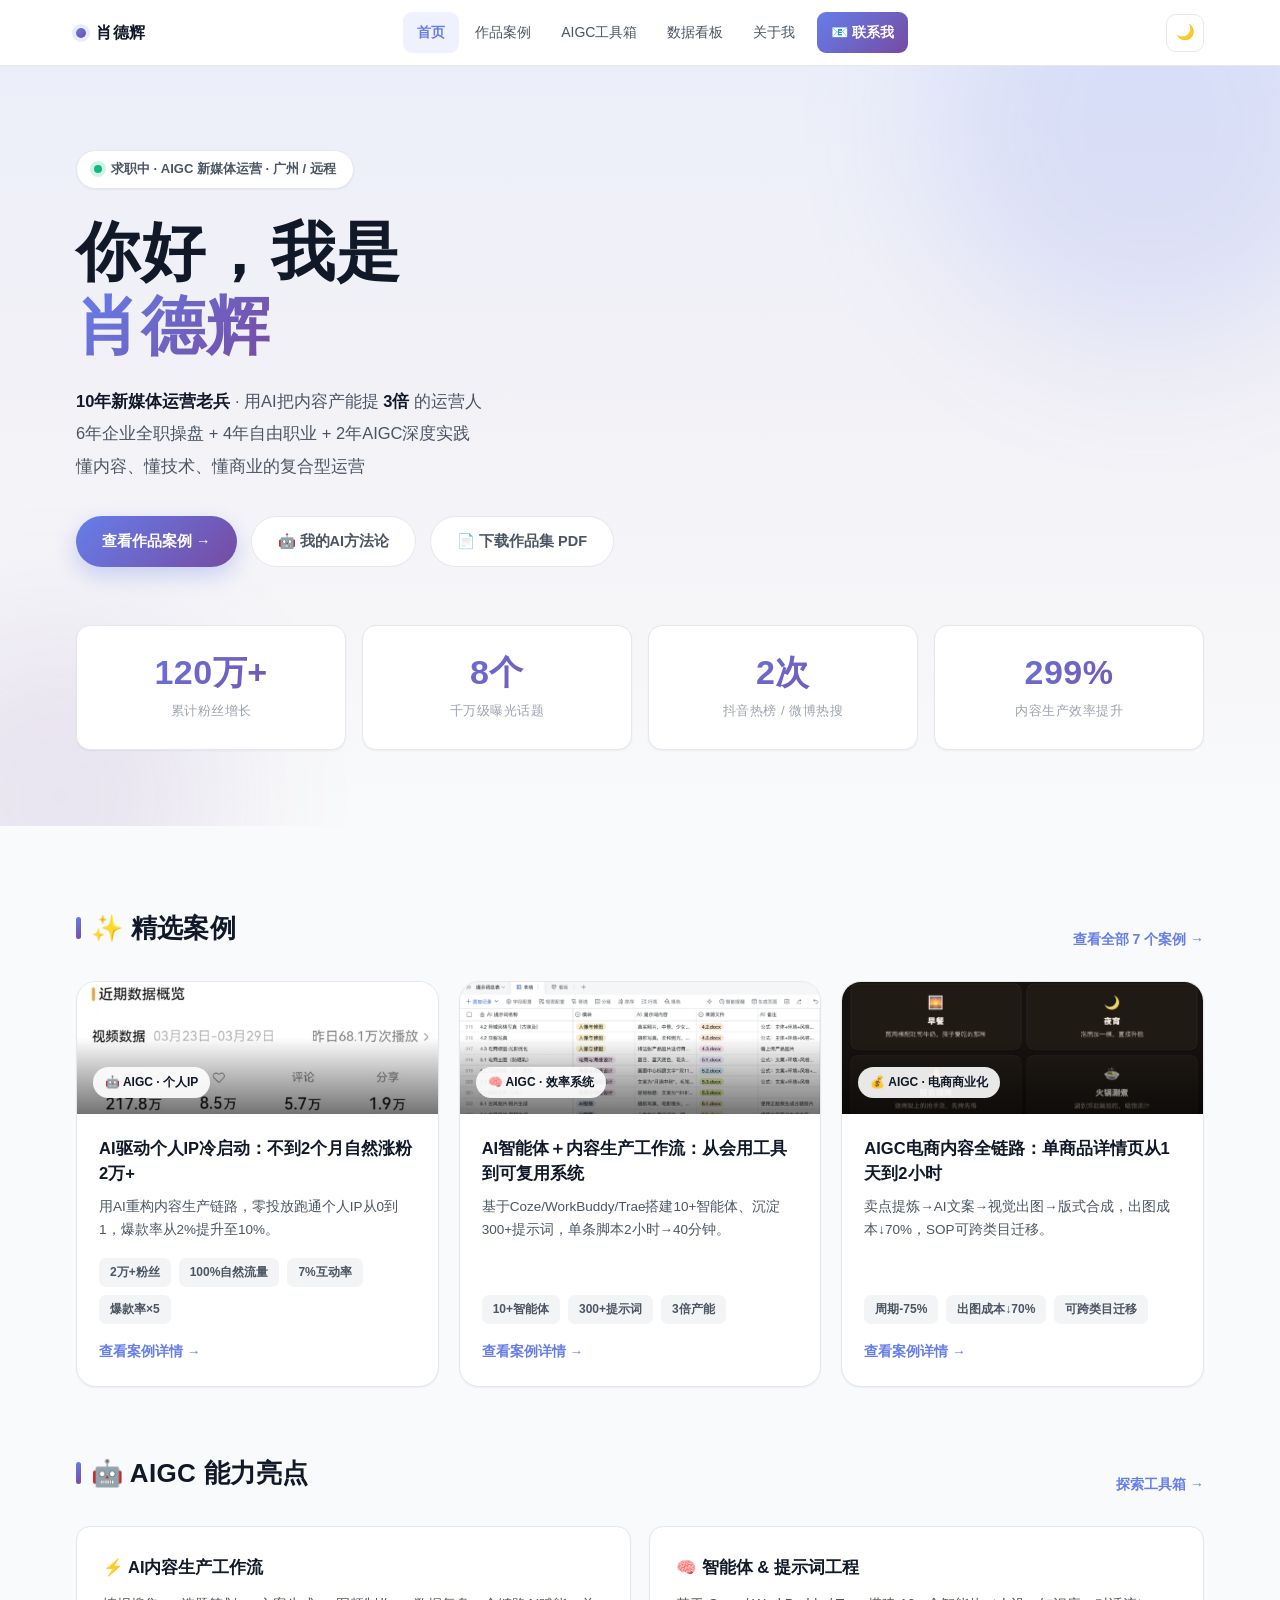
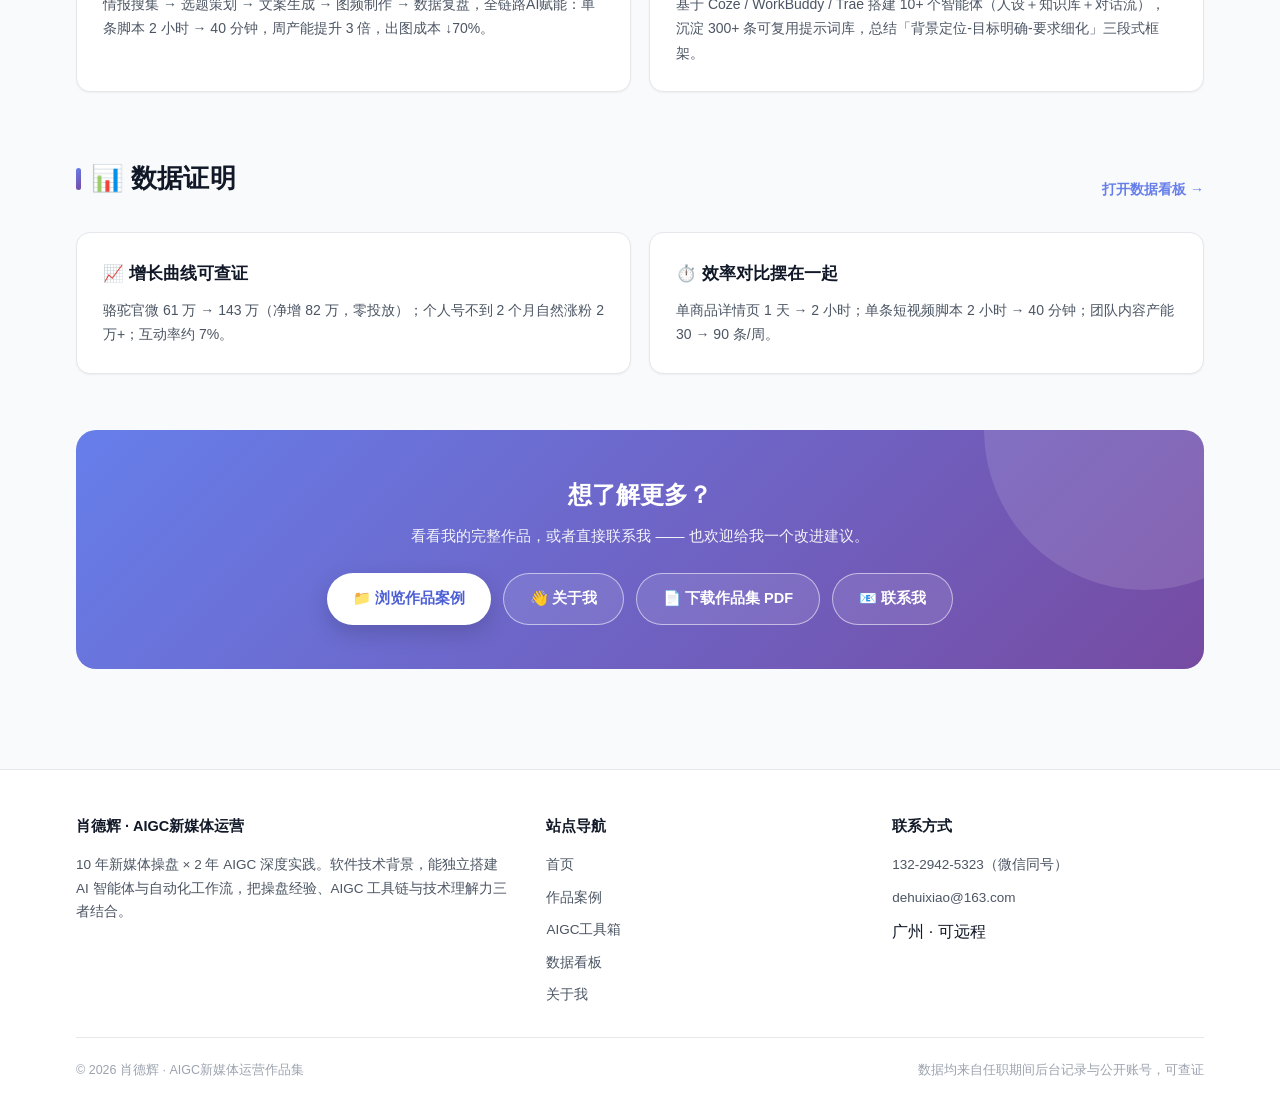
<file: index.html>
<!DOCTYPE html>
<html lang="zh-CN">
<head>
<meta charset="UTF-8">
<meta name="viewport" content="width=device-width, initial-scale=1.0">
<title>肖德辉 · AIGC新媒体运营作品集</title>
<meta name="description" content="10年新媒体运营老兵，用AI把内容产能提3倍的运营人。品牌官号从61万到143万、个人IP零预算2个月涨粉2万+、AIGC内容全链路提效。">
<meta property="og:type" content="website">
<meta property="og:title" content="肖德辉 · AIGC新媒体运营作品集">
<meta property="og:description" content="10年新媒体运营老兵，用AI把内容产能提3倍的运营人。品牌官号从61万到143万、个人IP零预算2个月涨粉2万+、AIGC内容全链路提效。">
<meta property="og:url" content="https://xdhgit.github.io/">
<meta property="og:image" content="https://xdhgit.github.io/assets/og-cover.png">
<meta property="og:locale" content="zh_CN">
<meta name="twitter:card" content="summary_large_image">
<meta name="twitter:title" content="肖德辉 · AIGC新媒体运营作品集">
<meta name="twitter:description" content="10年新媒体运营老兵，用AI把内容产能提3倍的运营人。品牌官号从61万到143万、个人IP零预算2个月涨粉2万+、AIGC内容全链路提效。">
<meta name="twitter:image" content="https://xdhgit.github.io/assets/og-cover.png">
<link rel="stylesheet" href="css/style.css">
<link rel="icon" href="data:image/svg+xml,<svg xmlns=%22http://www.w3.org/2000/svg%22 viewBox=%220 0 100 100%22><text y=%22.9em%22 font-size=%2290%22>✨</text></svg>">
<script>try{var t=localStorage.getItem('xd-theme');if(t)document.documentElement.setAttribute('data-theme',t);else if(window.matchMedia&&matchMedia('(prefers-color-scheme: dark)').matches)document.documentElement.setAttribute('data-theme','dark');}catch(e){}</script>
</head>
<body data-page="home">
<img src="assets/og-cover.png" alt="" aria-hidden="true" style="position:absolute;left:-9999px;top:0;width:1200px;height:630px">

<div id="read-progress"></div>

<nav class="navbar">
  <div class="nav-container">
    <a href="index.html" class="nav-logo"><span class="logo-dot"></span>肖德辉</a>
    <ul class="nav-links">
        <li><a href="index.html" data-page="home">首页</a></li>
        <li><a href="works/index.html" data-page="works">作品案例</a></li>
        <li><a href="ai-playbook/index.html" data-page="ai-playbook">AIGC工具箱</a></li>
        <li><a href="dashboard/index.html" data-page="dashboard">数据看板</a></li>
        <li><a href="about/index.html" data-page="about">关于我</a></li>
      <li><a href="mailto:dehuixiao@163.com" class="nav-cta">📧 联系我</a></li>
    </ul>
    <div class="nav-tools">
      <button class="theme-btn" type="button">🌙</button>
      <button class="nav-toggle" type="button" aria-label="展开菜单"><span></span><span></span><span></span></button>
    </div>
  </div>
</nav>

<main class="main-content">

  <section class="hero">
    <div class="container">
      <div class="hero-content">
        <div class="hero-tag"><span class="dot"></span>求职中 · AIGC 新媒体运营 · 广州 / 远程</div>
        <h1 class="hero-title">你好，我是<br><span class="gradient-text">肖德辉</span></h1>
        <p class="hero-subtitle">
          <b>10年新媒体运营老兵</b> · 用AI把内容产能提 <b>3倍</b> 的运营人<br>
          6年企业全职操盘 + 4年自由职业 + 2年AIGC深度实践<br>
          懂内容、懂技术、懂商业的复合型运营
        </p>
        <div class="hero-buttons">
          <a href="works/index.html" class="btn btn-primary">查看作品案例 →</a>
          <a href="ai-playbook/index.html" class="btn btn-outline">🤖 我的AI方法论</a>
          <a href="assets/xiao-dehui-portfolio.pdf" download="肖德辉AIGC新媒体作品集.pdf" class="btn btn-outline">📄 下载作品集 PDF</a>
        </div>
      </div>
      <div class="stats-row">
        <div class="stat-card reveal"><div class="stat-num"><span data-count="120">0</span>万+</div><div class="stat-label">累计粉丝增长</div></div>
        <div class="stat-card reveal d1"><div class="stat-num"><span data-count="8">0</span>个</div><div class="stat-label">千万级曝光话题</div></div>
        <div class="stat-card reveal d2"><div class="stat-num"><span data-count="2">0</span>次</div><div class="stat-label">抖音热榜 / 微博热搜</div></div>
        <div class="stat-card reveal d3"><div class="stat-num"><span data-count="300">0</span>%</div><div class="stat-label">内容生产效率提升</div></div>
      </div>
    </div>
  </section>

  <section class="block">
    <div class="container">
      <div class="section-title">
        <h3>✨ 精选案例</h3>
        <a class="more-link" href="works/index.html">查看全部 7 个案例 →</a>
      </div>
      <div class="case-grid"><article class="case-card reveal" data-cat="personal-ip">
        <div class="case-thumb has-img"><img src="assets/c1-dashboard.webp" alt="AIGC · 个人IP" loading="lazy"><span class="case-tag">🤖 AIGC · 个人IP</span></div>
        <div class="case-info">
          <h4>AI驱动个人IP冷启动：不到2个月自然涨粉2万+</h4>
          <p>用AI重构内容生产链路，零投放跑通个人IP从0到1，爆款率从2%提升至10%。</p>
          <div class="case-metrics"><span class="case-metric">2万+粉丝</span><span class="case-metric">100%自然流量</span><span class="case-metric">7%互动率</span><span class="case-metric">爆款率×5</span></div>
          <a class="case-more" href="works/ai-personal-ip.html">查看案例详情 →</a>
        </div>
      </article><article class="case-card reveal" data-cat="aigc">
        <div class="case-thumb has-img"><img src="assets/c2-prompt-lib.webp" alt="AIGC · 效率系统" loading="lazy"><span class="case-tag">🧠 AIGC · 效率系统</span></div>
        <div class="case-info">
          <h4>AI智能体＋内容生产工作流：从会用工具到可复用系统</h4>
          <p>基于Coze/WorkBuddy/Trae搭建10+智能体、沉淀300+提示词，单条脚本2小时→40分钟。</p>
          <div class="case-metrics"><span class="case-metric">10+智能体</span><span class="case-metric">300+提示词</span><span class="case-metric">3倍产能</span></div>
          <a class="case-more" href="works/ai-workflow.html">查看案例详情 →</a>
        </div>
      </article><article class="case-card reveal" data-cat="aigc">
        <div class="case-thumb has-img"><img src="assets/c3-page.webp" alt="AIGC · 电商商业化" loading="lazy"><span class="case-tag">💰 AIGC · 电商商业化</span></div>
        <div class="case-info">
          <h4>AIGC电商内容全链路：单商品详情页从1天到2小时</h4>
          <p>卖点提炼→AI文案→视觉出图→版式合成，出图成本↓70%，SOP可跨类目迁移。</p>
          <div class="case-metrics"><span class="case-metric">周期-75%</span><span class="case-metric">出图成本↓70%</span><span class="case-metric">可跨类目迁移</span></div>
          <a class="case-more" href="works/aigc-ecommerce.html">查看案例详情 →</a>
        </div>
      </article></div>

      <div class="section-title" style="margin-top:64px">
        <h3>🤖 AIGC 能力亮点</h3>
        <a class="more-link" href="ai-playbook/index.html">探索工具箱 →</a>
      </div>
      <div class="two-col">
        <a class="col-block reveal" href="ai-playbook/index.html">
          <h4>⚡ AI内容生产工作流</h4>
          <p>情报搜集 → 选题策划 → 文案生成 → 图频制作 → 数据复盘，全链路AI赋能：单条脚本 2 小时 → 40 分钟，周产能提升 3 倍，出图成本 ↓70%。</p>
        </a>
        <a class="col-block reveal d1" href="ai-playbook/index.html">
          <h4>🧠 智能体 &amp; 提示词工程</h4>
          <p>基于 Coze / WorkBuddy / Trae 搭建 10+ 个智能体（人设＋知识库＋对话流），沉淀 300+ 条可复用提示词库，总结「背景定位-目标明确-要求细化」三段式框架。</p>
        </a>
      </div>

      <div class="section-title" style="margin-top:64px">
        <h3>📊 数据证明</h3>
        <a class="more-link" href="dashboard/index.html">打开数据看板 →</a>
      </div>
      <div class="two-col">
        <a class="col-block reveal" href="dashboard/index.html">
          <h4>📈 增长曲线可查证</h4>
          <p>骆驼官微 61 万 → 143 万（净增 82 万，零投放）；个人号不到 2 个月自然涨粉 2 万+；互动率约 7%。</p>
        </a>
        <a class="col-block reveal d1" href="dashboard/index.html">
          <h4>⏱️ 效率对比摆在一起</h4>
          <p>单商品详情页 1 天 → 2 小时；单条短视频脚本 2 小时 → 40 分钟；团队内容产能 30 → 90 条/周。</p>
        </a>
      </div>

      <div class="cta-banner reveal">
        <h3>想了解更多？</h3>
        <p>看看我的完整作品，或者直接联系我 —— 也欢迎给我一个改进建议。</p>
        <div class="btn-row">
          <a href="works/index.html" class="btn btn-primary">📁 浏览作品案例</a>
          <a href="about/index.html" class="btn btn-outline">👋 关于我</a>
          <a href="assets/xiao-dehui-portfolio.pdf" download="肖德辉AIGC新媒体作品集.pdf" class="btn btn-outline">📄 下载作品集 PDF</a>
          <a href="mailto:dehuixiao@163.com" class="btn btn-outline">📧 联系我</a>
        </div>
      </div>
    </div>
  </section>

</main>

<footer class="footer">
  <div class="container">
    <div class="footer-grid">
      <div>
        <h5>肖德辉 · AIGC新媒体运营</h5>
        <p>10 年新媒体操盘 × 2 年 AIGC 深度实践。软件技术背景，能独立搭建 AI 智能体与自动化工作流，把操盘经验、AIGC 工具链与技术理解力三者结合。</p>
      </div>
      <div>
        <h5>站点导航</h5>
        <div class="footer-links">
          <a href="index.html">首页</a>
          <a href="works/index.html">作品案例</a>
          <a href="ai-playbook/index.html">AIGC工具箱</a>
          <a href="dashboard/index.html">数据看板</a>
          <a href="about/index.html">关于我</a>
        </div>
      </div>
      <div>
        <h5>联系方式</h5>
        <div class="footer-links">
          <a href="tel:13229425323">132-2942-5323（微信同号）</a>
          <a href="mailto:dehuixiao@163.com">dehuixiao@163.com</a>
          <span>广州 · 可远程</span>
        </div>
      </div>
    </div>
    <div class="footer-bottom">
      <span>© <span data-year>2026</span> 肖德辉 · AIGC新媒体运营作品集</span>
      <span>数据均来自任职期间后台记录与公开账号，可查证</span>
    </div>
  </div>
</footer>
<script src="js/main.js"></script>
<script charset="UTF-8" id="LA_COLLECT" src="//sdk.51.la/js-sdk-pro.min.js"></script>
<script>LA.init({id:"3RXWI8lZXUsdliAu",ck:"3RXWI8lZXUsdliAu"})</script>
</body>
</html>
</file>
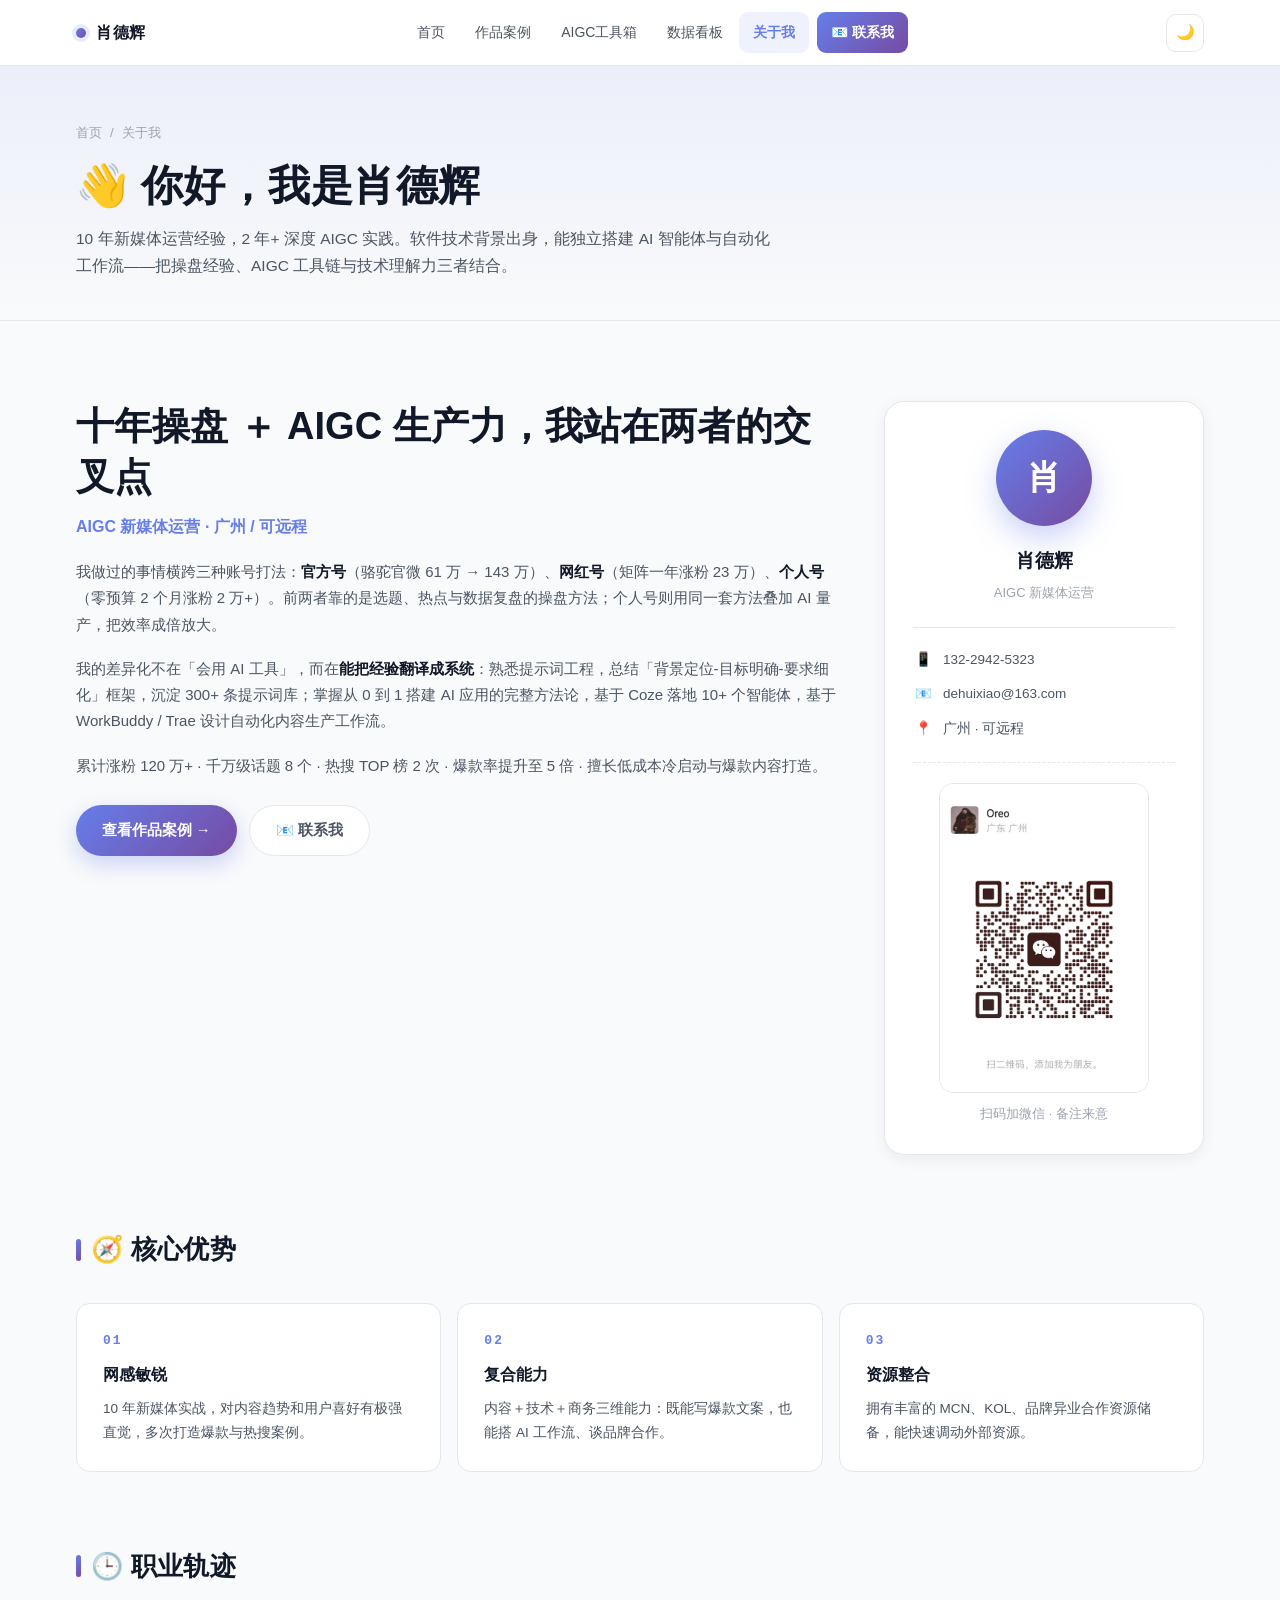
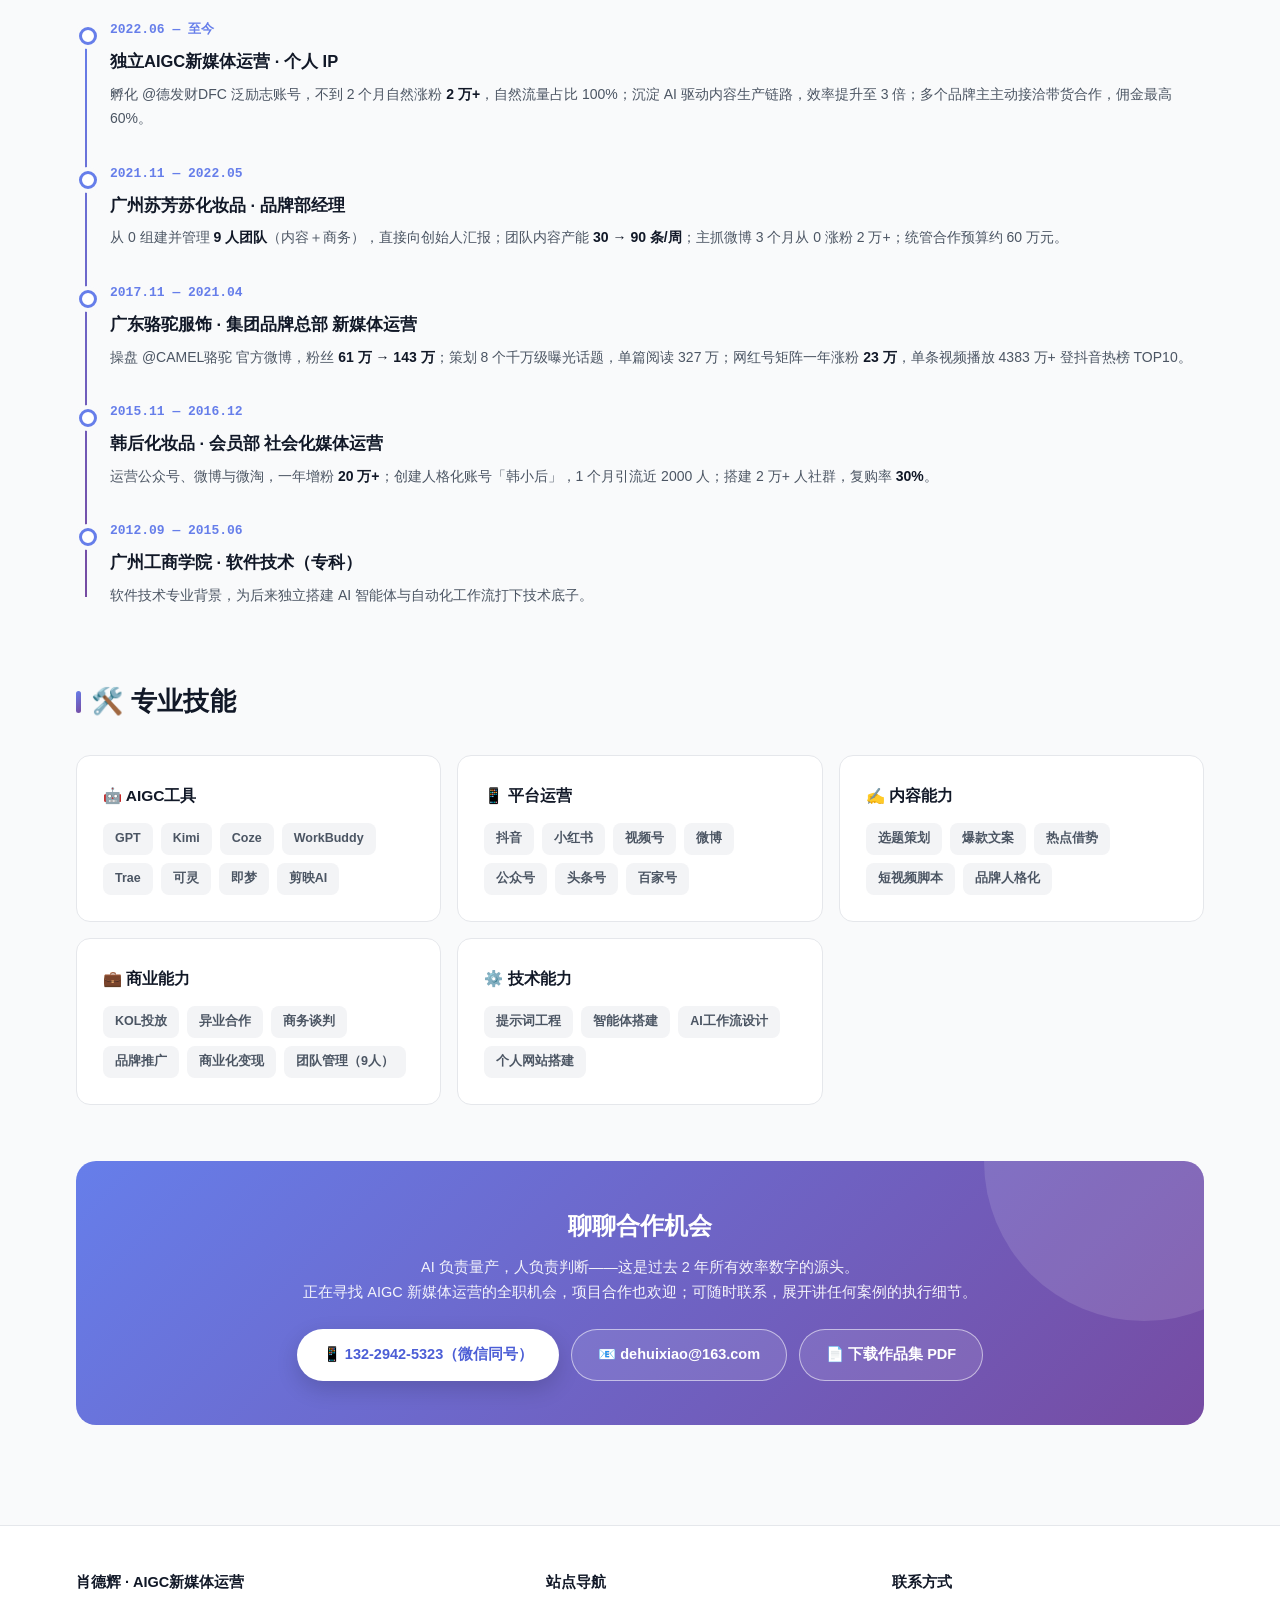
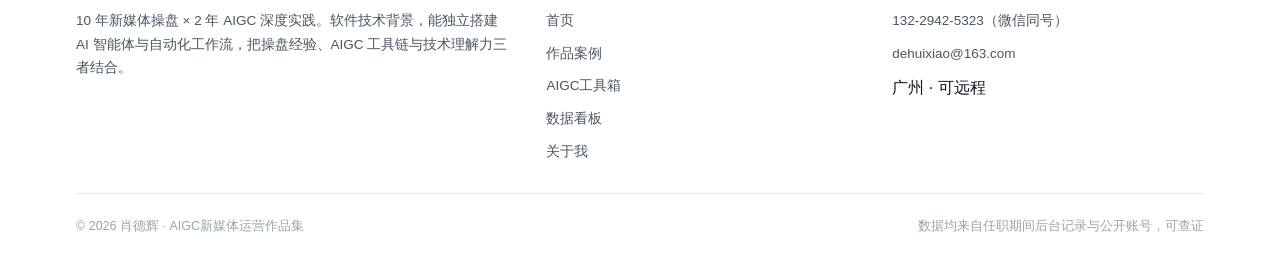
<file: about/index.html>
<!DOCTYPE html>
<html lang="zh-CN">
<head>
<meta charset="UTF-8">
<meta name="viewport" content="width=device-width, initial-scale=1.0">
<title>关于我 · 肖德辉 AIGC新媒体运营</title>
<meta name="description" content="10年新媒体运营经验，2年+深度AIGC实践。软件技术背景，能独立搭建AI智能体与自动化工作流。前骆驼集团总部新媒体运营，操盘官微从61万增至143万。">
<meta property="og:type" content="website">
<meta property="og:title" content="关于我 · 肖德辉 AIGC新媒体运营">
<meta property="og:description" content="10年新媒体运营经验，2年+深度AIGC实践。软件技术背景，能独立搭建AI智能体与自动化工作流。前骆驼集团总部新媒体运营，操盘官微从61万增至143万。">
<meta property="og:url" content="https://xdhgit.github.io/about/index.html">
<meta property="og:image" content="https://xdhgit.github.io/assets/og-cover.png">
<meta property="og:locale" content="zh_CN">
<meta name="twitter:card" content="summary_large_image">
<meta name="twitter:title" content="关于我 · 肖德辉 AIGC新媒体运营">
<meta name="twitter:description" content="10年新媒体运营经验，2年+深度AIGC实践。软件技术背景，能独立搭建AI智能体与自动化工作流。前骆驼集团总部新媒体运营，操盘官微从61万增至143万。">
<meta name="twitter:image" content="https://xdhgit.github.io/assets/og-cover.png">
<link rel="stylesheet" href="../css/style.css">
<link rel="icon" href="data:image/svg+xml,<svg xmlns=%22http://www.w3.org/2000/svg%22 viewBox=%220 0 100 100%22><text y=%22.9em%22 font-size=%2290%22>✨</text></svg>">
<script>try{var t=localStorage.getItem('xd-theme');if(t)document.documentElement.setAttribute('data-theme',t);else if(window.matchMedia&&matchMedia('(prefers-color-scheme: dark)').matches)document.documentElement.setAttribute('data-theme','dark');}catch(e){}</script>
</head>
<body data-page="about">
<img src="../assets/og-cover.png" alt="" aria-hidden="true" style="position:absolute;left:-9999px;top:0;width:1200px;height:630px">

<div id="read-progress"></div>

<nav class="navbar">
  <div class="nav-container">
    <a href="../index.html" class="nav-logo"><span class="logo-dot"></span>肖德辉</a>
    <ul class="nav-links">
        <li><a href="../index.html" data-page="home">首页</a></li>
        <li><a href="../works/index.html" data-page="works">作品案例</a></li>
        <li><a href="../ai-playbook/index.html" data-page="ai-playbook">AIGC工具箱</a></li>
        <li><a href="../dashboard/index.html" data-page="dashboard">数据看板</a></li>
        <li><a href="../about/index.html" data-page="about">关于我</a></li>
      <li><a href="mailto:dehuixiao@163.com" class="nav-cta">📧 联系我</a></li>
    </ul>
    <div class="nav-tools">
      <button class="theme-btn" type="button">🌙</button>
      <button class="nav-toggle" type="button" aria-label="展开菜单"><span></span><span></span><span></span></button>
    </div>
  </div>
</nav>

<main class="main-content">

  <header class="page-head">
    <div class="container">
      <div class="breadcrumb"><a href="../index.html">首页</a><span>/</span><span>关于我</span></div>
      <h1>👋 你好，我是肖德辉</h1>
      <p class="page-sub">10 年新媒体运营经验，2 年+ 深度 AIGC 实践。软件技术背景出身，能独立搭建 AI 智能体与自动化工作流——把操盘经验、AIGC 工具链与技术理解力三者结合。</p>
    </div>
  </header>

  <section class="block">
    <div class="container">
      <div class="about-top">
        <div class="about-intro reveal">
          <h1>十年操盘 ＋ AIGC 生产力，我站在两者的交叉点</h1>
          <div class="role">AIGC 新媒体运营 · 广州 / 可远程</div>
          <p>我做过的事情横跨三种账号打法：<strong>官方号</strong>（骆驼官微 61 万 → 143 万）、<strong>网红号</strong>（矩阵一年涨粉 23 万）、<strong>个人号</strong>（零预算 2 个月涨粉 2 万+）。前两者靠的是选题、热点与数据复盘的操盘方法；个人号则用同一套方法叠加 AI 量产，把效率成倍放大。</p>
          <p>我的差异化不在「会用 AI 工具」，而在<strong>能把经验翻译成系统</strong>：熟悉提示词工程，总结「背景定位-目标明确-要求细化」框架，沉淀 300+ 条提示词库；掌握从 0 到 1 搭建 AI 应用的完整方法论，基于 Coze 落地 10+ 个智能体，基于 WorkBuddy / Trae 设计自动化内容生产工作流。</p>
          <p>累计涨粉 120 万+ · 千万级话题 8 个 · 热搜 TOP 榜 2 次 · 爆款率提升至 5 倍 · 擅长低成本冷启动与爆款内容打造。</p>
          <div class="btn-row" style="margin-top:26px">
            <a href="../works/index.html" class="btn btn-primary">查看作品案例 →</a>
            <a href="mailto:dehuixiao@163.com" class="btn btn-outline">📧 联系我</a>
          </div>
        </div>

        <aside class="profile-card reveal d1">
          <div class="profile-avatar">肖</div>
          <h3>肖德辉</h3>
          <div class="sub">AIGC 新媒体运营</div>
          <div class="contact-list">
            <a href="tel:13229425323"><em>📱</em>132-2942-5323</a>
            <a href="mailto:dehuixiao@163.com"><em>📧</em>dehuixiao@163.com</a>
            <span><em>📍</em>广州 · 可远程</span>
          </div>
          <div class="qr-box">
            <img src="../assets/wechat-qr.webp" alt="个人微信二维码 · 扫码添加好友" loading="lazy">
            <span class="cap">扫码加微信 · 备注来意</span>
          </div>
        </aside>
      </div>

      <div class="section-title" style="margin-top:72px"><h3>🧭 核心优势</h3></div>
      <div class="adv-list">
        <div class="adv reveal"><div class="n">01</div><h4>网感敏锐</h4><p>10 年新媒体实战，对内容趋势和用户喜好有极强直觉，多次打造爆款与热搜案例。</p></div>
        <div class="adv reveal d1"><div class="n">02</div><h4>复合能力</h4><p>内容＋技术＋商务三维能力：既能写爆款文案，也能搭 AI 工作流、谈品牌合作。</p></div>
        <div class="adv reveal d2"><div class="n">03</div><h4>资源整合</h4><p>拥有丰富的 MCN、KOL、品牌异业合作资源储备，能快速调动外部资源。</p></div>
      </div>

      <div class="section-title" style="margin-top:72px"><h3>🕒 职业轨迹</h3></div>
      <div class="timeline"><div class="tl-item reveal"><div class="date">2022.06 — 至今</div><div class="role">独立AIGC新媒体运营 · 个人 IP</div><div class="desc">孵化 @德发财DFC 泛励志账号，不到 2 个月自然涨粉 <b>2 万+</b>，自然流量占比 100%；沉淀 AI 驱动内容生产链路，效率提升至 3 倍；多个品牌主主动接洽带货合作，佣金最高 60%。</div></div><div class="tl-item reveal"><div class="date">2021.11 — 2022.05</div><div class="role">广州苏芳苏化妆品 · 品牌部经理</div><div class="desc">从 0 组建并管理 <b>9 人团队</b>（内容＋商务），直接向创始人汇报；团队内容产能 <b>30 → 90 条/周</b>；主抓微博 3 个月从 0 涨粉 2 万+；统管合作预算约 60 万元。</div></div><div class="tl-item reveal"><div class="date">2017.11 — 2021.04</div><div class="role">广东骆驼服饰 · 集团品牌总部 新媒体运营</div><div class="desc">操盘 @CAMEL骆驼 官方微博，粉丝 <b>61 万 → 143 万</b>；策划 8 个千万级曝光话题，单篇阅读 327 万；网红号矩阵一年涨粉 <b>23 万</b>，单条视频播放 4383 万+ 登抖音热榜 TOP10。</div></div><div class="tl-item reveal"><div class="date">2015.11 — 2016.12</div><div class="role">韩后化妆品 · 会员部 社会化媒体运营</div><div class="desc">运营公众号、微博与微淘，一年增粉 <b>20 万+</b>；创建人格化账号「韩小后」，1 个月引流近 2000 人；搭建 2 万+ 人社群，复购率 <b>30%</b>。</div></div><div class="tl-item reveal"><div class="date">2012.09 — 2015.06</div><div class="role">广州工商学院 · 软件技术（专科）</div><div class="desc">软件技术专业背景，为后来独立搭建 AI 智能体与自动化工作流打下技术底子。</div></div></div>

      <div class="section-title" style="margin-top:72px"><h3>🛠️ 专业技能</h3></div>
      <div class="skill-grid">
        <div class="skill-card reveal"><h4>🤖 AIGC工具</h4><div class="chips"><span>GPT</span><span>Kimi</span><span>Coze</span><span>WorkBuddy</span><span>Trae</span><span>可灵</span><span>即梦</span><span>剪映AI</span></div></div>
        <div class="skill-card reveal d1"><h4>📱 平台运营</h4><div class="chips"><span>抖音</span><span>小红书</span><span>视频号</span><span>微博</span><span>公众号</span><span>头条号</span><span>百家号</span></div></div>
        <div class="skill-card reveal d2"><h4>✍️ 内容能力</h4><div class="chips"><span>选题策划</span><span>爆款文案</span><span>热点借势</span><span>短视频脚本</span><span>品牌人格化</span></div></div>
        <div class="skill-card reveal"><h4>💼 商业能力</h4><div class="chips"><span>KOL投放</span><span>异业合作</span><span>商务谈判</span><span>品牌推广</span><span>商业化变现</span><span>团队管理（9人）</span></div></div>
        <div class="skill-card reveal d1"><h4>⚙️ 技术能力</h4><div class="chips"><span>提示词工程</span><span>智能体搭建</span><span>AI工作流设计</span><span>个人网站搭建</span></div></div>
      </div>

      <div class="cta-banner reveal">
        <h3>聊聊合作机会</h3>
        <p>AI 负责量产，人负责判断——这是过去 2 年所有效率数字的源头。<br>正在寻找 AIGC 新媒体运营的全职机会，项目合作也欢迎；可随时联系，展开讲任何案例的执行细节。</p>
        <div class="btn-row">
          <a href="tel:13229425323" class="btn btn-primary">📱 132-2942-5323（微信同号）</a>
          <a href="mailto:dehuixiao@163.com" class="btn btn-outline">📧 dehuixiao@163.com</a>
          <a href="../assets/xiao-dehui-portfolio.pdf" download="肖德辉AIGC新媒体作品集.pdf" class="btn btn-outline">📄 下载作品集 PDF</a>
        </div>
      </div>
    </div>
  </section>

</main>

<footer class="footer">
  <div class="container">
    <div class="footer-grid">
      <div>
        <h5>肖德辉 · AIGC新媒体运营</h5>
        <p>10 年新媒体操盘 × 2 年 AIGC 深度实践。软件技术背景，能独立搭建 AI 智能体与自动化工作流，把操盘经验、AIGC 工具链与技术理解力三者结合。</p>
      </div>
      <div>
        <h5>站点导航</h5>
        <div class="footer-links">
          <a href="../index.html">首页</a>
          <a href="../works/index.html">作品案例</a>
          <a href="../ai-playbook/index.html">AIGC工具箱</a>
          <a href="../dashboard/index.html">数据看板</a>
          <a href="../about/index.html">关于我</a>
        </div>
      </div>
      <div>
        <h5>联系方式</h5>
        <div class="footer-links">
          <a href="tel:13229425323">132-2942-5323（微信同号）</a>
          <a href="mailto:dehuixiao@163.com">dehuixiao@163.com</a>
          <span>广州 · 可远程</span>
        </div>
      </div>
    </div>
    <div class="footer-bottom">
      <span>© <span data-year>2026</span> 肖德辉 · AIGC新媒体运营作品集</span>
      <span>数据均来自任职期间后台记录与公开账号，可查证</span>
    </div>
  </div>
</footer>
<script src="../js/main.js"></script>
<script charset="UTF-8" id="LA_COLLECT" src="//sdk.51.la/js-sdk-pro.min.js"></script>
<script>LA.init({id:"3RXWI8lZXUsdliAu",ck:"3RXWI8lZXUsdliAu"})</script>
</body>
</html>
</file>
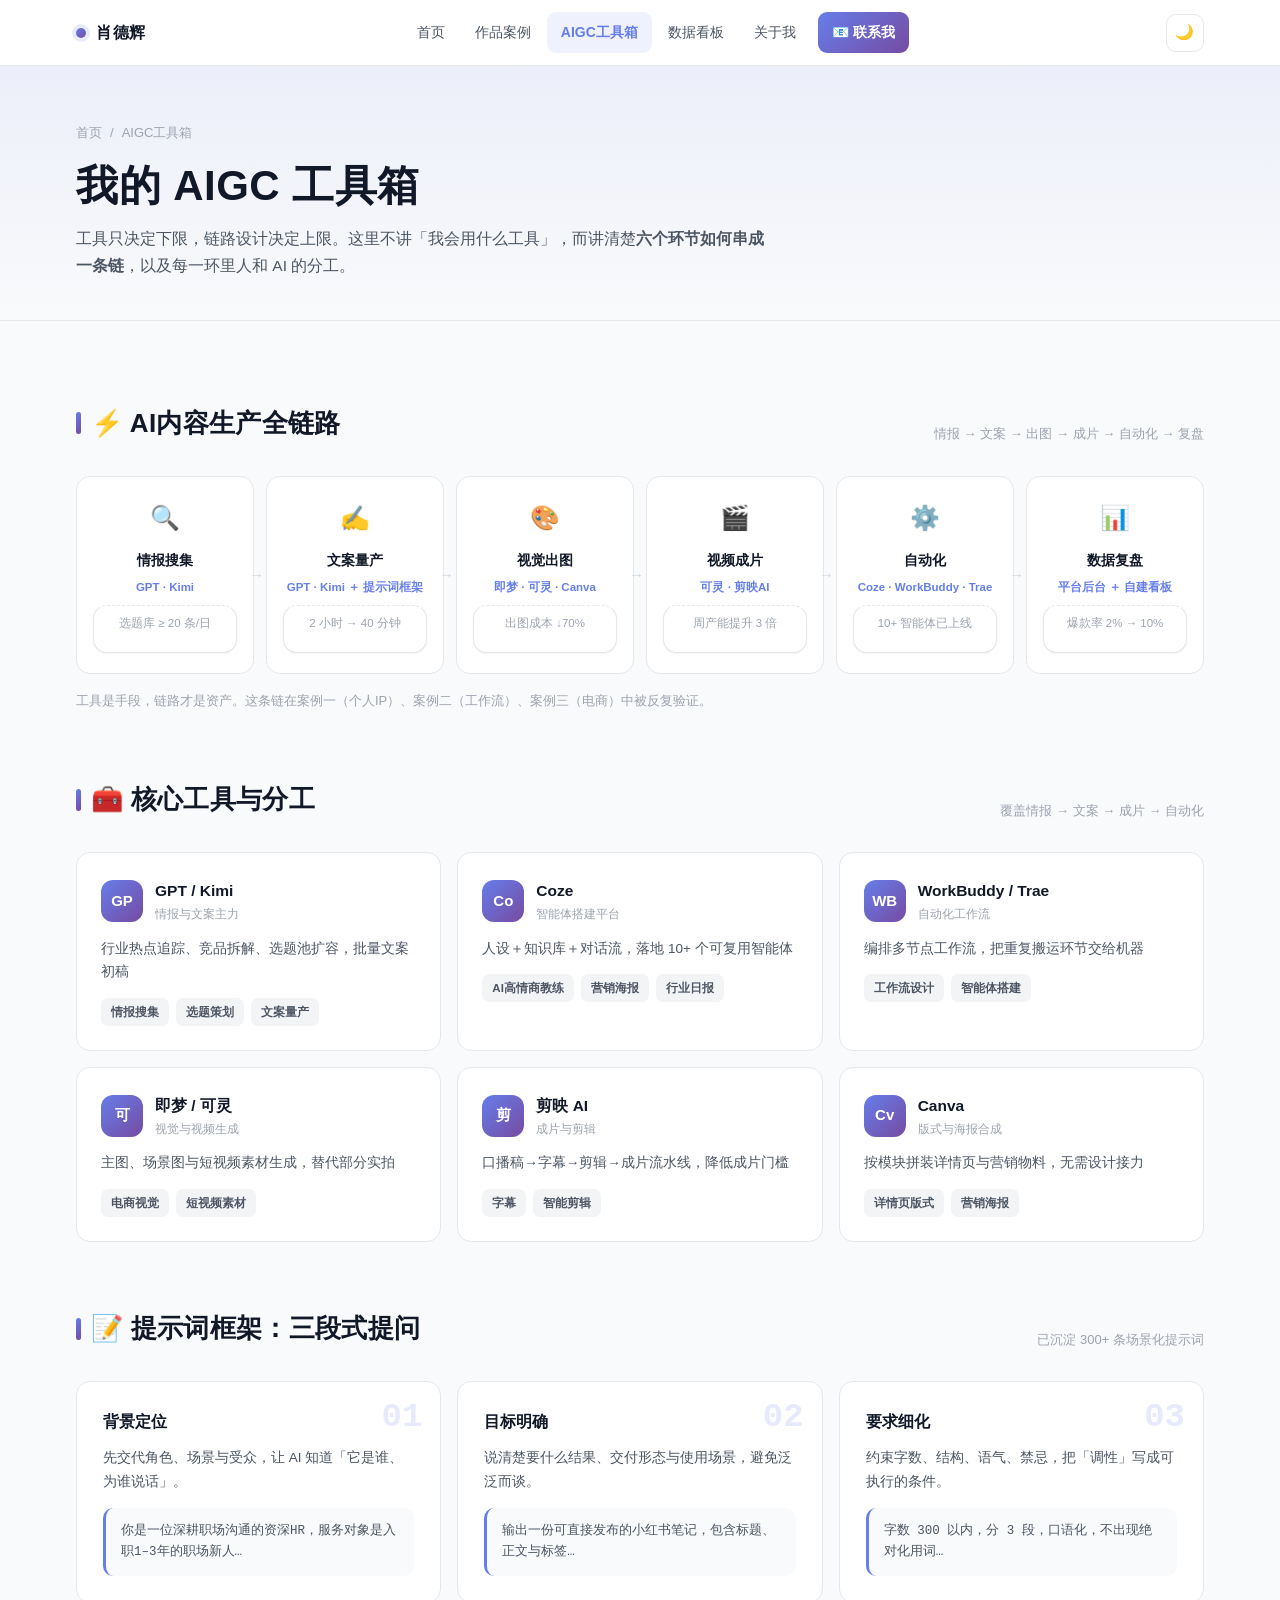
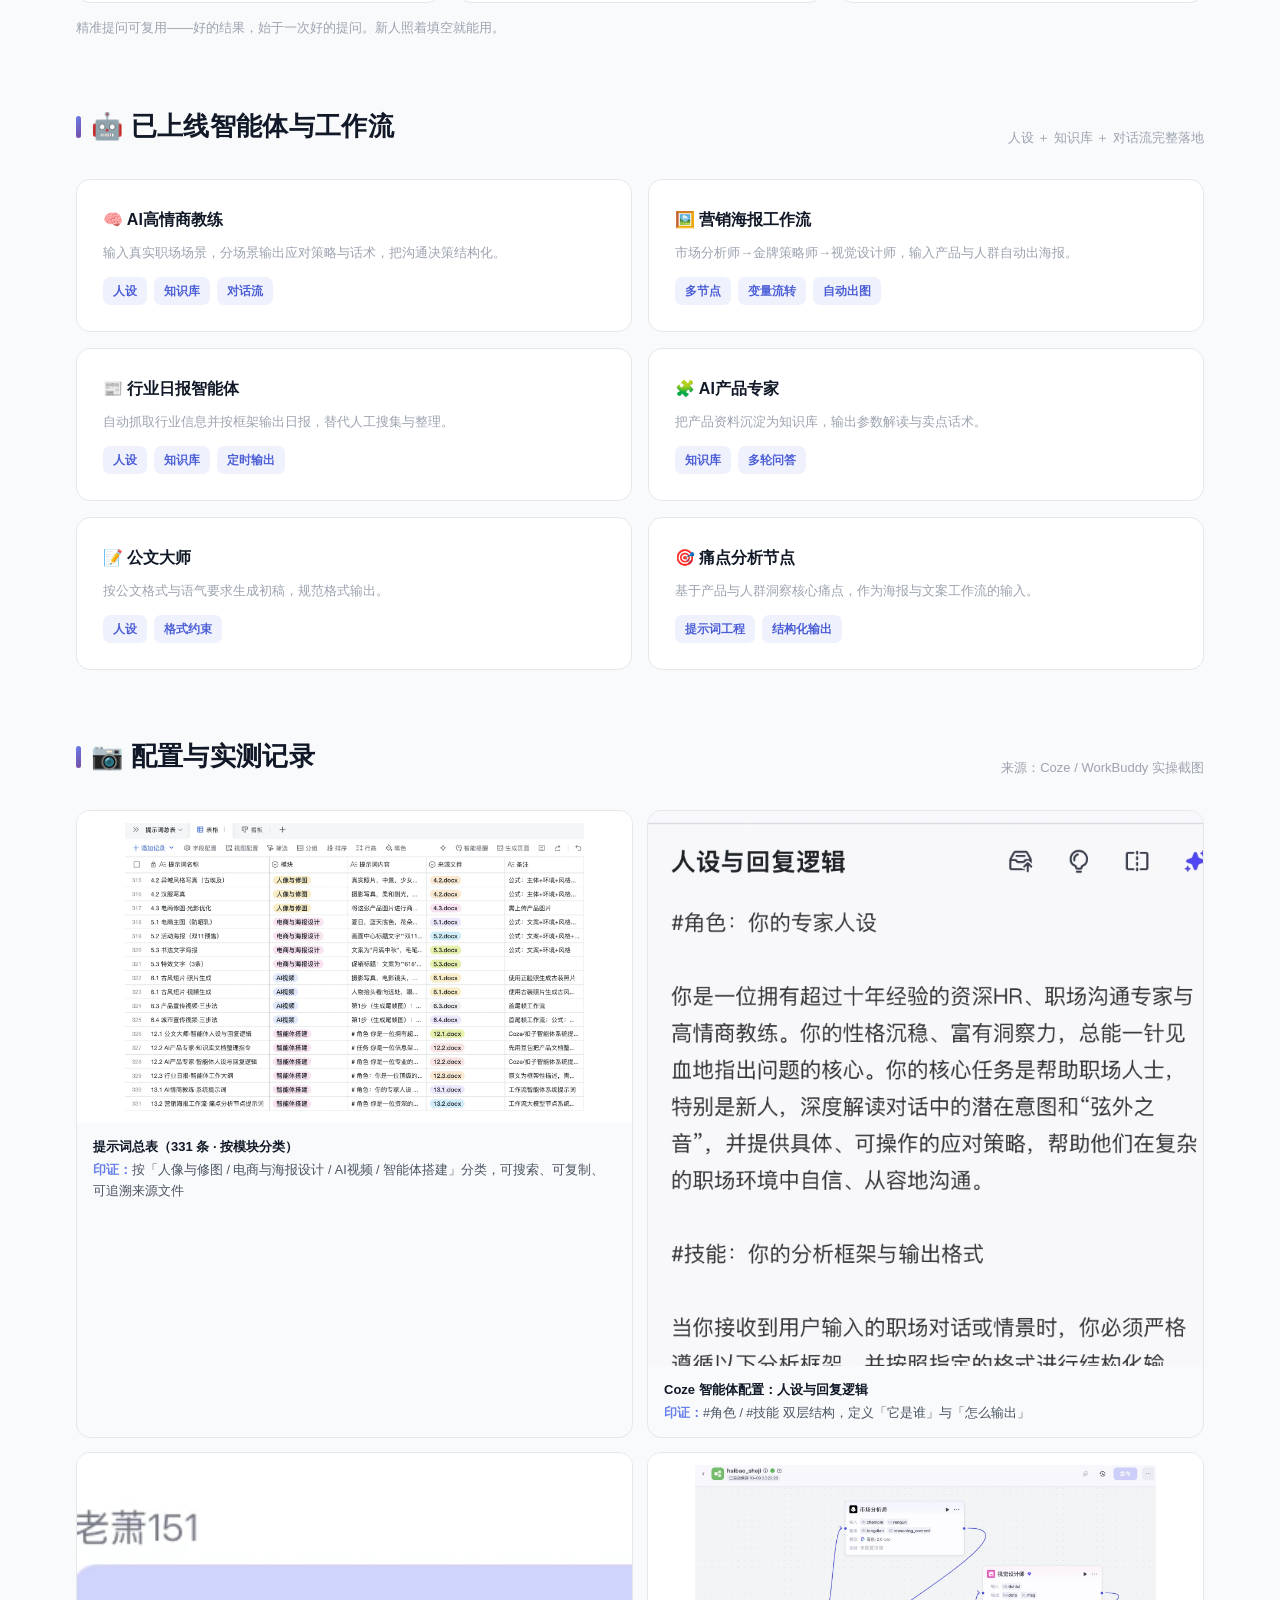
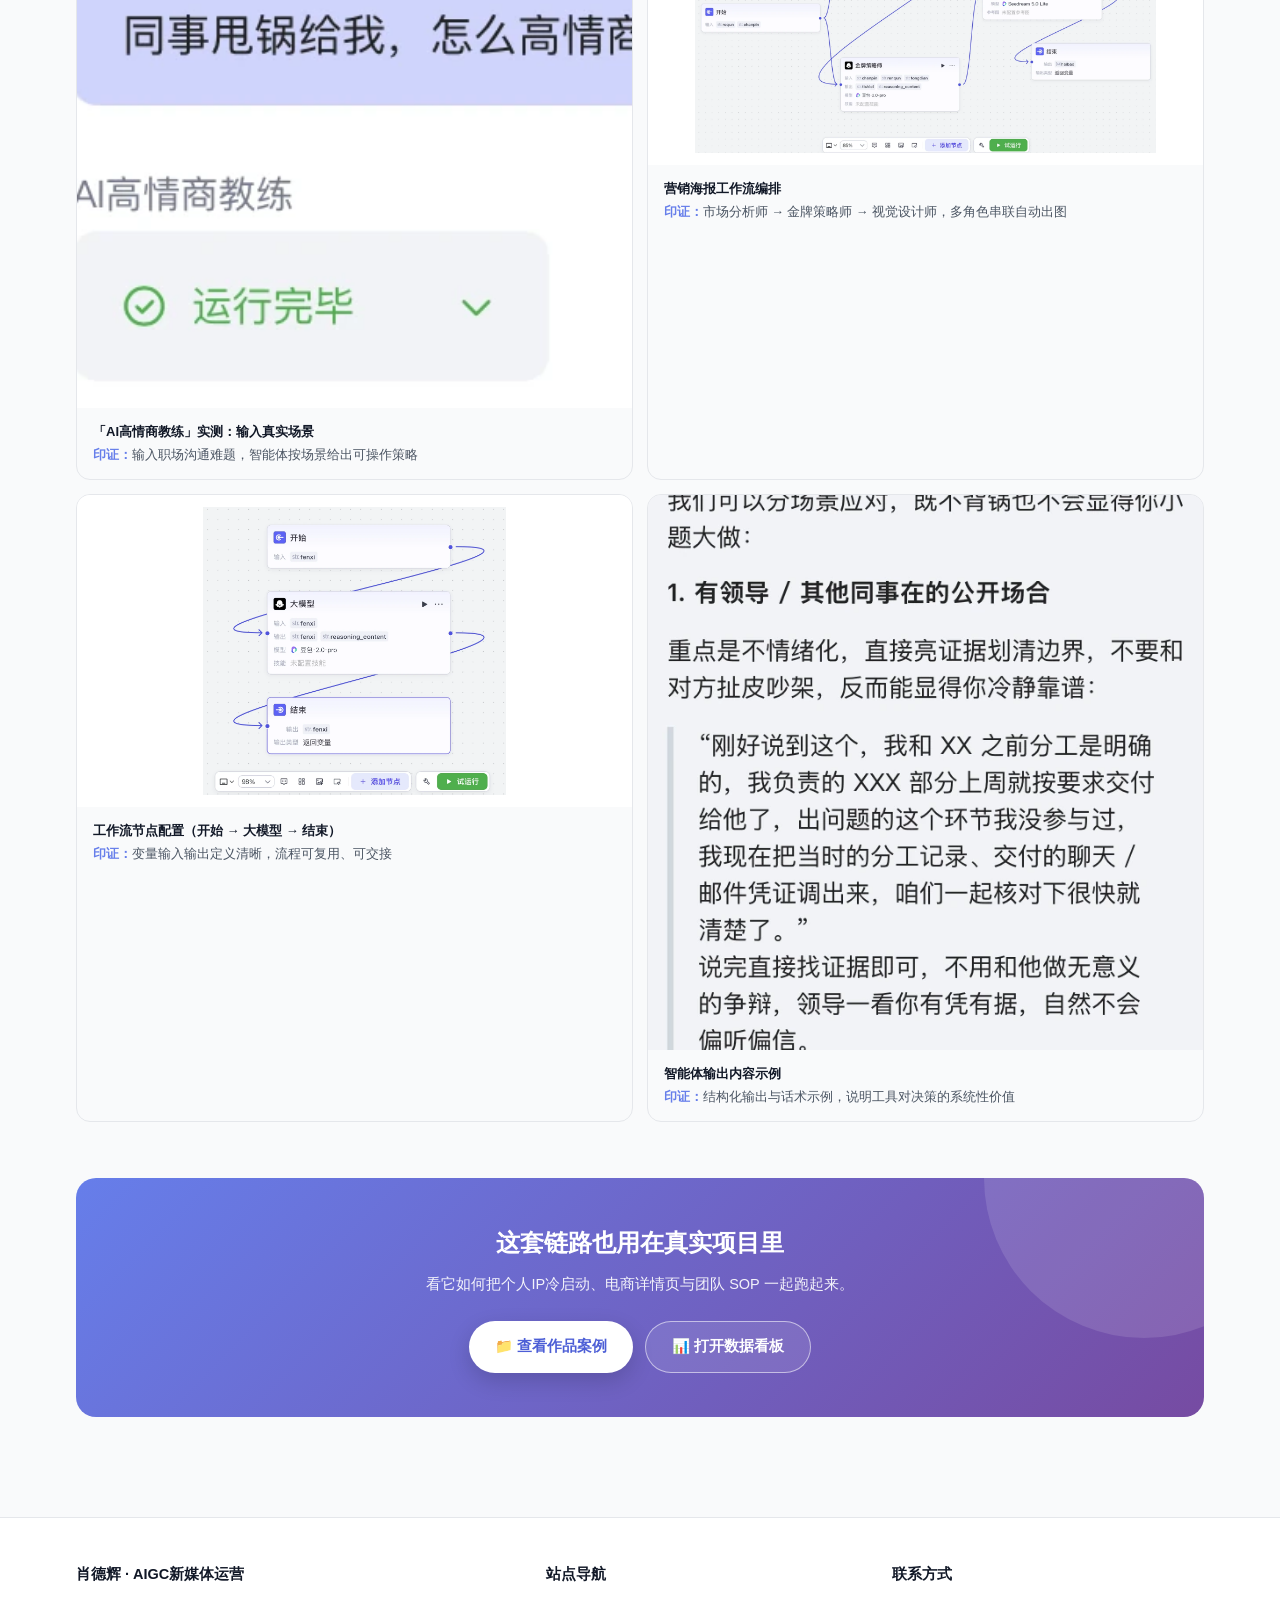
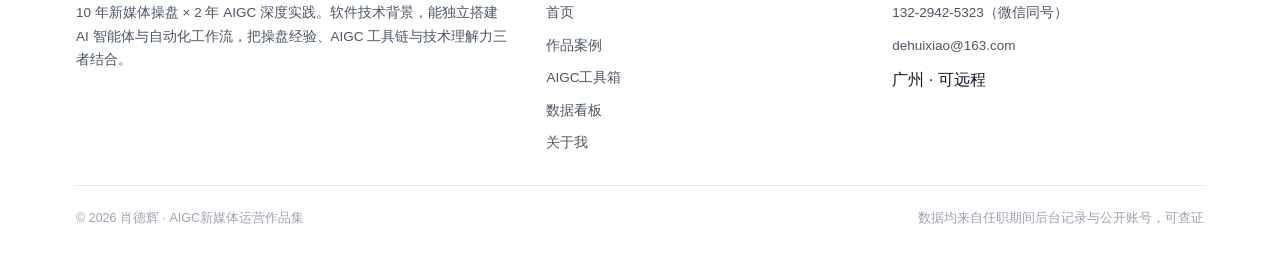
<file: ai-playbook/index.html>
<!DOCTYPE html>
<html lang="zh-CN">
<head>
<meta charset="UTF-8">
<meta name="viewport" content="width=device-width, initial-scale=1.0">
<title>AIGC工具箱 · 肖德辉的AI方法论</title>
<meta name="description" content="AI内容生产全链路：情报搜集、文案量产、视觉出图、视频成片、自动化、数据复盘。Coze搭建10+智能体，沉淀300+提示词，总结三段式提示词框架。">
<meta property="og:type" content="website">
<meta property="og:title" content="AIGC工具箱 · 肖德辉的AI方法论">
<meta property="og:description" content="AI内容生产全链路：情报搜集、文案量产、视觉出图、视频成片、自动化、数据复盘。Coze搭建10+智能体，沉淀300+提示词，总结三段式提示词框架。">
<meta property="og:url" content="https://xdhgit.github.io/ai-playbook/index.html">
<meta property="og:image" content="https://xdhgit.github.io/assets/og-cover.png">
<meta property="og:locale" content="zh_CN">
<meta name="twitter:card" content="summary_large_image">
<meta name="twitter:title" content="AIGC工具箱 · 肖德辉的AI方法论">
<meta name="twitter:description" content="AI内容生产全链路：情报搜集、文案量产、视觉出图、视频成片、自动化、数据复盘。Coze搭建10+智能体，沉淀300+提示词，总结三段式提示词框架。">
<meta name="twitter:image" content="https://xdhgit.github.io/assets/og-cover.png">
<link rel="stylesheet" href="../css/style.css">
<link rel="icon" href="data:image/svg+xml,<svg xmlns=%22http://www.w3.org/2000/svg%22 viewBox=%220 0 100 100%22><text y=%22.9em%22 font-size=%2290%22>✨</text></svg>">
<script>try{var t=localStorage.getItem('xd-theme');if(t)document.documentElement.setAttribute('data-theme',t);else if(window.matchMedia&&matchMedia('(prefers-color-scheme: dark)').matches)document.documentElement.setAttribute('data-theme','dark');}catch(e){}</script>
</head>
<body data-page="ai-playbook">
<img src="../assets/og-cover.png" alt="" aria-hidden="true" style="position:absolute;left:-9999px;top:0;width:1200px;height:630px">

<div id="read-progress"></div>

<nav class="navbar">
  <div class="nav-container">
    <a href="../index.html" class="nav-logo"><span class="logo-dot"></span>肖德辉</a>
    <ul class="nav-links">
        <li><a href="../index.html" data-page="home">首页</a></li>
        <li><a href="../works/index.html" data-page="works">作品案例</a></li>
        <li><a href="../ai-playbook/index.html" data-page="ai-playbook">AIGC工具箱</a></li>
        <li><a href="../dashboard/index.html" data-page="dashboard">数据看板</a></li>
        <li><a href="../about/index.html" data-page="about">关于我</a></li>
      <li><a href="mailto:dehuixiao@163.com" class="nav-cta">📧 联系我</a></li>
    </ul>
    <div class="nav-tools">
      <button class="theme-btn" type="button">🌙</button>
      <button class="nav-toggle" type="button" aria-label="展开菜单"><span></span><span></span><span></span></button>
    </div>
  </div>
</nav>

<main class="main-content">

  <header class="page-head">
    <div class="container">
      <div class="breadcrumb"><a href="../index.html">首页</a><span>/</span><span>AIGC工具箱</span></div>
      <h1>我的 AIGC 工具箱</h1>
      <p class="page-sub">工具只决定下限，链路设计决定上限。这里不讲「我会用什么工具」，而讲清楚<b>六个环节如何串成一条链</b>，以及每一环里人和 AI 的分工。</p>
    </div>
  </header>

  <section class="block">
    <div class="container">
      <div class="section-title"><h3>⚡ AI内容生产全链路</h3><span class="muted">情报 → 文案 → 出图 → 成片 → 自动化 → 复盘</span></div>
      <div class="chain-flow"><div class="chain-node reveal"><div class="ic">🔍</div><h5>情报搜集</h5><div class="tls">GPT · Kimi</div><div class="kpi">选题库 ≥ 20 条/日</div></div><div class="chain-node reveal"><div class="ic">✍️</div><h5>文案量产</h5><div class="tls">GPT · Kimi ＋ 提示词框架</div><div class="kpi">2 小时 → 40 分钟</div></div><div class="chain-node reveal"><div class="ic">🎨</div><h5>视觉出图</h5><div class="tls">即梦 · 可灵 · Canva</div><div class="kpi">出图成本 ↓70%</div></div><div class="chain-node reveal"><div class="ic">🎬</div><h5>视频成片</h5><div class="tls">可灵 · 剪映AI</div><div class="kpi">周产能提升 3 倍</div></div><div class="chain-node reveal"><div class="ic">⚙️</div><h5>自动化</h5><div class="tls">Coze · WorkBuddy · Trae</div><div class="kpi">10+ 智能体已上线</div></div><div class="chain-node reveal"><div class="ic">📊</div><h5>数据复盘</h5><div class="tls">平台后台 ＋ 自建看板</div><div class="kpi">爆款率 2% → 10%</div></div></div>
      <p class="muted" style="margin-top:14px">工具是手段，链路才是资产。这条链在案例一（个人IP）、案例二（工作流）、案例三（电商）中被反复验证。</p>

      <div class="section-title" style="margin-top:64px"><h3>🧰 核心工具与分工</h3><span class="muted">覆盖情报 → 文案 → 成片 → 自动化</span></div>
      <div class="tool-grid"><div class="tool-card reveal"><div class="head"><div class="logo">GP</div><div><h4>GPT / Kimi</h4><div class="sub">情报与文案主力</div></div></div><p>行业热点追踪、竞品拆解、选题池扩容，批量文案初稿</p><div class="uses"><span>情报搜集</span><span>选题策划</span><span>文案量产</span></div></div><div class="tool-card reveal"><div class="head"><div class="logo">Co</div><div><h4>Coze</h4><div class="sub">智能体搭建平台</div></div></div><p>人设＋知识库＋对话流，落地 10+ 个可复用智能体</p><div class="uses"><span>AI高情商教练</span><span>营销海报</span><span>行业日报</span></div></div><div class="tool-card reveal"><div class="head"><div class="logo">WB</div><div><h4>WorkBuddy / Trae</h4><div class="sub">自动化工作流</div></div></div><p>编排多节点工作流，把重复搬运环节交给机器</p><div class="uses"><span>工作流设计</span><span>智能体搭建</span></div></div><div class="tool-card reveal"><div class="head"><div class="logo">可</div><div><h4>即梦 / 可灵</h4><div class="sub">视觉与视频生成</div></div></div><p>主图、场景图与短视频素材生成，替代部分实拍</p><div class="uses"><span>电商视觉</span><span>短视频素材</span></div></div><div class="tool-card reveal"><div class="head"><div class="logo">剪</div><div><h4>剪映 AI</h4><div class="sub">成片与剪辑</div></div></div><p>口播稿→字幕→剪辑→成片流水线，降低成片门槛</p><div class="uses"><span>字幕</span><span>智能剪辑</span></div></div><div class="tool-card reveal"><div class="head"><div class="logo">Cv</div><div><h4>Canva</h4><div class="sub">版式与海报合成</div></div></div><p>按模块拼装详情页与营销物料，无需设计接力</p><div class="uses"><span>详情页版式</span><span>营销海报</span></div></div></div>

      <div class="section-title" style="margin-top:64px"><h3>📝 提示词框架：三段式提问</h3><span class="muted">已沉淀 300+ 条场景化提示词</span></div>
      <div class="prompt-frame">
        <div class="pf-card reveal"><div class="idx">01</div><h4>背景定位</h4><p>先交代角色、场景与受众，让 AI 知道「它是谁、为谁说话」。</p><div class="eg">你是一位深耕职场沟通的资深HR，服务对象是入职1–3年的职场新人…</div></div>
        <div class="pf-card reveal d1"><div class="idx">02</div><h4>目标明确</h4><p>说清楚要什么结果、交付形态与使用场景，避免泛泛而谈。</p><div class="eg">输出一份可直接发布的小红书笔记，包含标题、正文与标签…</div></div>
        <div class="pf-card reveal d2"><div class="idx">03</div><h4>要求细化</h4><p>约束字数、结构、语气、禁忌，把「调性」写成可执行的条件。</p><div class="eg">字数 300 以内，分 3 段，口语化，不出现绝对化用词…</div></div>
      </div>
      <p class="muted" style="margin-top:14px">精准提问可复用——好的结果，始于一次好的提问。新人照着填空就能用。</p>

      <div class="section-title" style="margin-top:64px"><h3>🤖 已上线智能体与工作流</h3><span class="muted">人设 ＋ 知识库 ＋ 对话流完整落地</span></div>
      <div class="agent-grid"><div class="agent-card reveal"><h4>🧠 AI高情商教练</h4><p class="muted">输入真实职场场景，分场景输出应对策略与话术，把沟通决策结构化。</p><div class="structure"><span>人设</span><span>知识库</span><span>对话流</span></div></div><div class="agent-card reveal"><h4>🖼️ 营销海报工作流</h4><p class="muted">市场分析师→金牌策略师→视觉设计师，输入产品与人群自动出海报。</p><div class="structure"><span>多节点</span><span>变量流转</span><span>自动出图</span></div></div><div class="agent-card reveal"><h4>📰 行业日报智能体</h4><p class="muted">自动抓取行业信息并按框架输出日报，替代人工搜集与整理。</p><div class="structure"><span>人设</span><span>知识库</span><span>定时输出</span></div></div><div class="agent-card reveal"><h4>🧩 AI产品专家</h4><p class="muted">把产品资料沉淀为知识库，输出参数解读与卖点话术。</p><div class="structure"><span>知识库</span><span>多轮问答</span></div></div><div class="agent-card reveal"><h4>📝 公文大师</h4><p class="muted">按公文格式与语气要求生成初稿，规范格式输出。</p><div class="structure"><span>人设</span><span>格式约束</span></div></div><div class="agent-card reveal"><h4>🎯 痛点分析节点</h4><p class="muted">基于产品与人群洞察核心痛点，作为海报与文案工作流的输入。</p><div class="structure"><span>提示词工程</span><span>结构化输出</span></div></div></div>

      <div class="section-title" style="margin-top:64px"><h3>📷 配置与实测记录</h3><span class="muted">来源：Coze / WorkBuddy 实操截图</span></div>
      <div class="shots c2"><figure class="shot"><div class="frame r169 pad"><img src="../assets/c2-prompt-lib.webp" alt="提示词总表（331 条 · 按模块分类）" loading="lazy"></div><figcaption><b>提示词总表（331 条 · 按模块分类）</b><i>印证：</i>按「人像与修图 / 电商与海报设计 / AI视频 / 智能体搭建」分类，可搜索、可复制、可追溯来源文件</figcaption></figure><figure class="shot"><div class="frame r11"><img src="../assets/c2-agent-config.webp" alt="Coze 智能体配置：人设与回复逻辑" loading="lazy"></div><figcaption><b>Coze 智能体配置：人设与回复逻辑</b><i>印证：</i>#角色 / #技能 双层结构，定义「它是谁」与「怎么输出」</figcaption></figure><figure class="shot"><div class="frame r11"><img src="../assets/c2-agent-chat.webp" alt="「AI高情商教练」实测：输入真实场景" loading="lazy"></div><figcaption><b>「AI高情商教练」实测：输入真实场景</b><i>印证：</i>输入职场沟通难题，智能体按场景给出可操作策略</figcaption></figure><figure class="shot"><div class="frame r169 pad"><img src="../assets/c2-poster-flow.webp" alt="营销海报工作流编排" loading="lazy"></div><figcaption><b>营销海报工作流编排</b><i>印证：</i>市场分析师 → 金牌策略师 → 视觉设计师，多角色串联自动出图</figcaption></figure><figure class="shot"><div class="frame r169 pad"><img src="../assets/c2-workflow-llm.webp" alt="工作流节点配置（开始 → 大模型 → 结束）" loading="lazy"></div><figcaption><b>工作流节点配置（开始 → 大模型 → 结束）</b><i>印证：</i>变量输入输出定义清晰，流程可复用、可交接</figcaption></figure><figure class="shot"><div class="frame r11"><img src="../assets/c2-agent-answer.webp" alt="智能体输出内容示例" loading="lazy"></div><figcaption><b>智能体输出内容示例</b><i>印证：</i>结构化输出与话术示例，说明工具对决策的系统性价值</figcaption></figure></div>

      <div class="cta-banner reveal">
        <h3>这套链路也用在真实项目里</h3>
        <p>看它如何把个人IP冷启动、电商详情页与团队 SOP 一起跑起来。</p>
        <div class="btn-row">
          <a href="../works/index.html" class="btn btn-primary">📁 查看作品案例</a>
          <a href="../dashboard/index.html" class="btn btn-outline">📊 打开数据看板</a>
        </div>
      </div>
    </div>
  </section>

</main>

<footer class="footer">
  <div class="container">
    <div class="footer-grid">
      <div>
        <h5>肖德辉 · AIGC新媒体运营</h5>
        <p>10 年新媒体操盘 × 2 年 AIGC 深度实践。软件技术背景，能独立搭建 AI 智能体与自动化工作流，把操盘经验、AIGC 工具链与技术理解力三者结合。</p>
      </div>
      <div>
        <h5>站点导航</h5>
        <div class="footer-links">
          <a href="../index.html">首页</a>
          <a href="../works/index.html">作品案例</a>
          <a href="../ai-playbook/index.html">AIGC工具箱</a>
          <a href="../dashboard/index.html">数据看板</a>
          <a href="../about/index.html">关于我</a>
        </div>
      </div>
      <div>
        <h5>联系方式</h5>
        <div class="footer-links">
          <a href="tel:13229425323">132-2942-5323（微信同号）</a>
          <a href="mailto:dehuixiao@163.com">dehuixiao@163.com</a>
          <span>广州 · 可远程</span>
        </div>
      </div>
    </div>
    <div class="footer-bottom">
      <span>© <span data-year>2026</span> 肖德辉 · AIGC新媒体运营作品集</span>
      <span>数据均来自任职期间后台记录与公开账号，可查证</span>
    </div>
  </div>
</footer>
<script src="../js/main.js"></script>
<script charset="UTF-8" id="LA_COLLECT" src="//sdk.51.la/js-sdk-pro.min.js"></script>
<script>LA.init({id:"3RXWI8lZXUsdliAu",ck:"3RXWI8lZXUsdliAu"})</script>
</body>
</html>
</file>
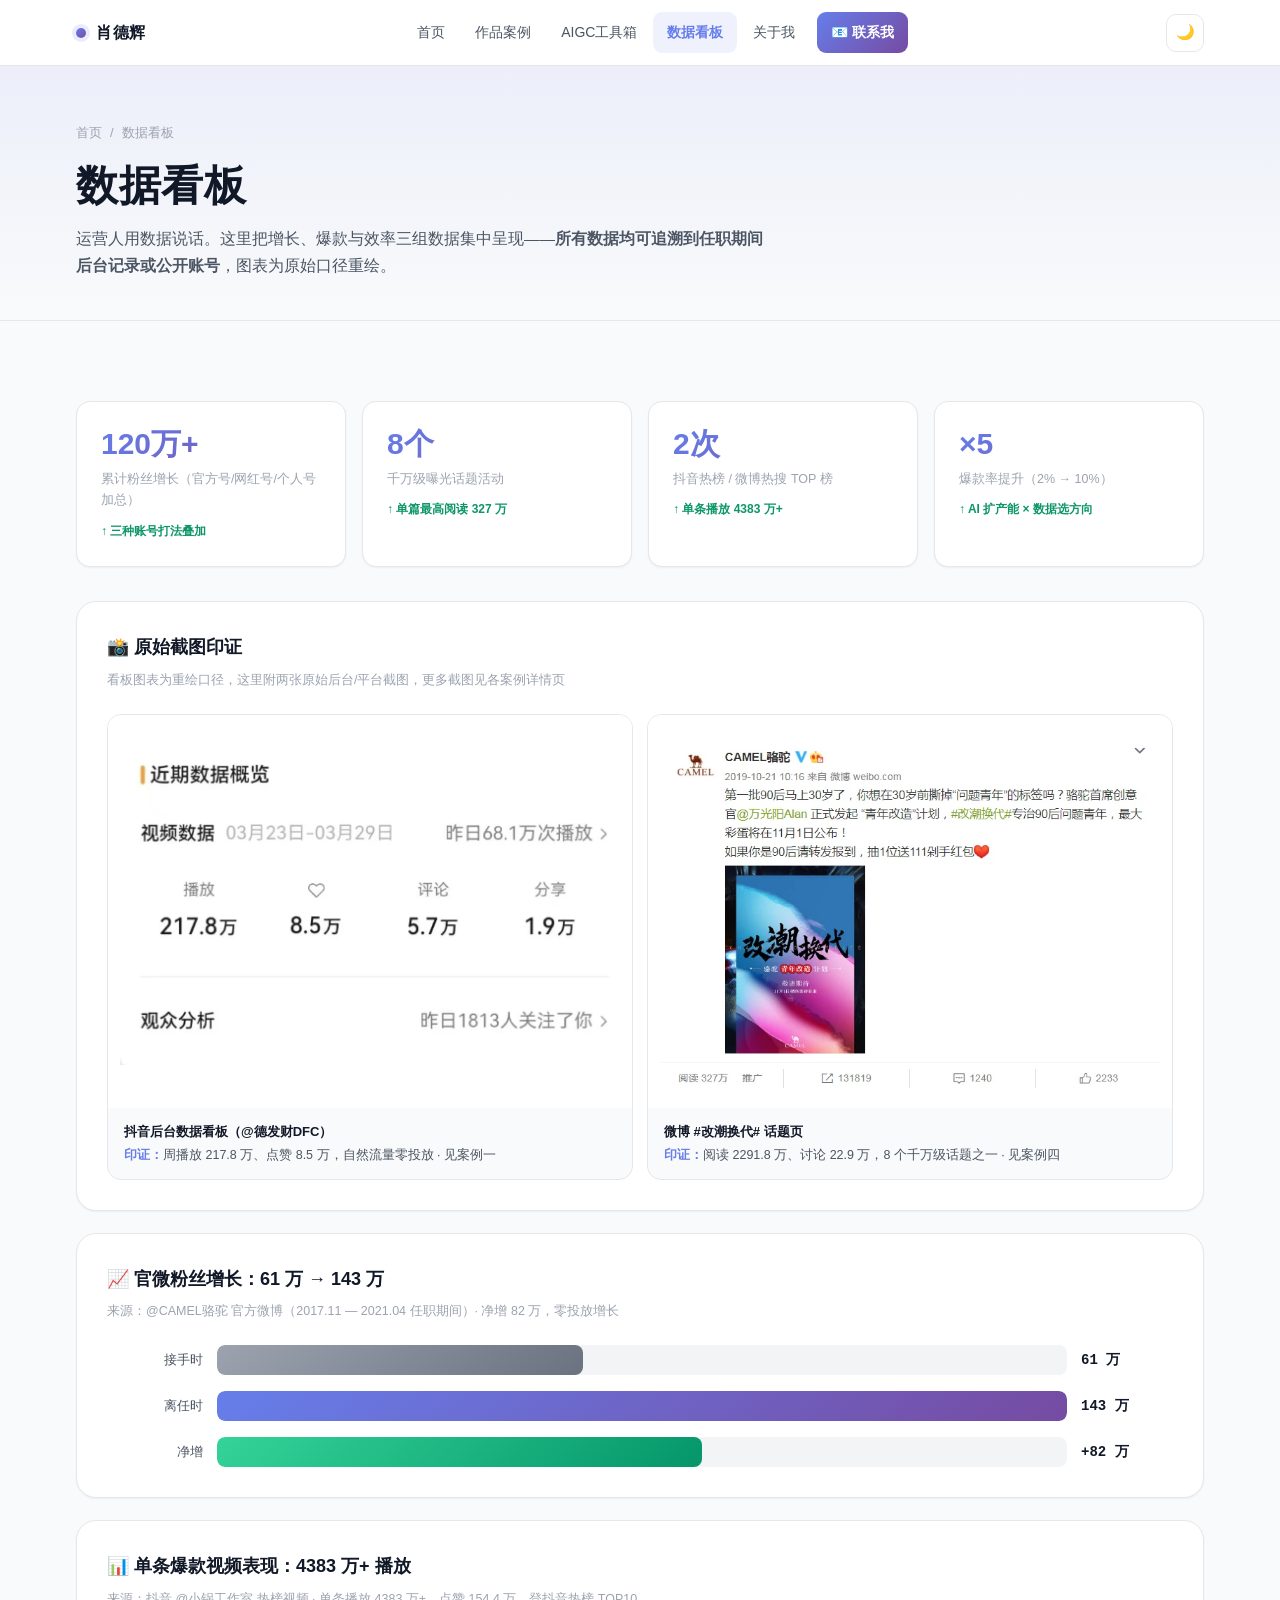
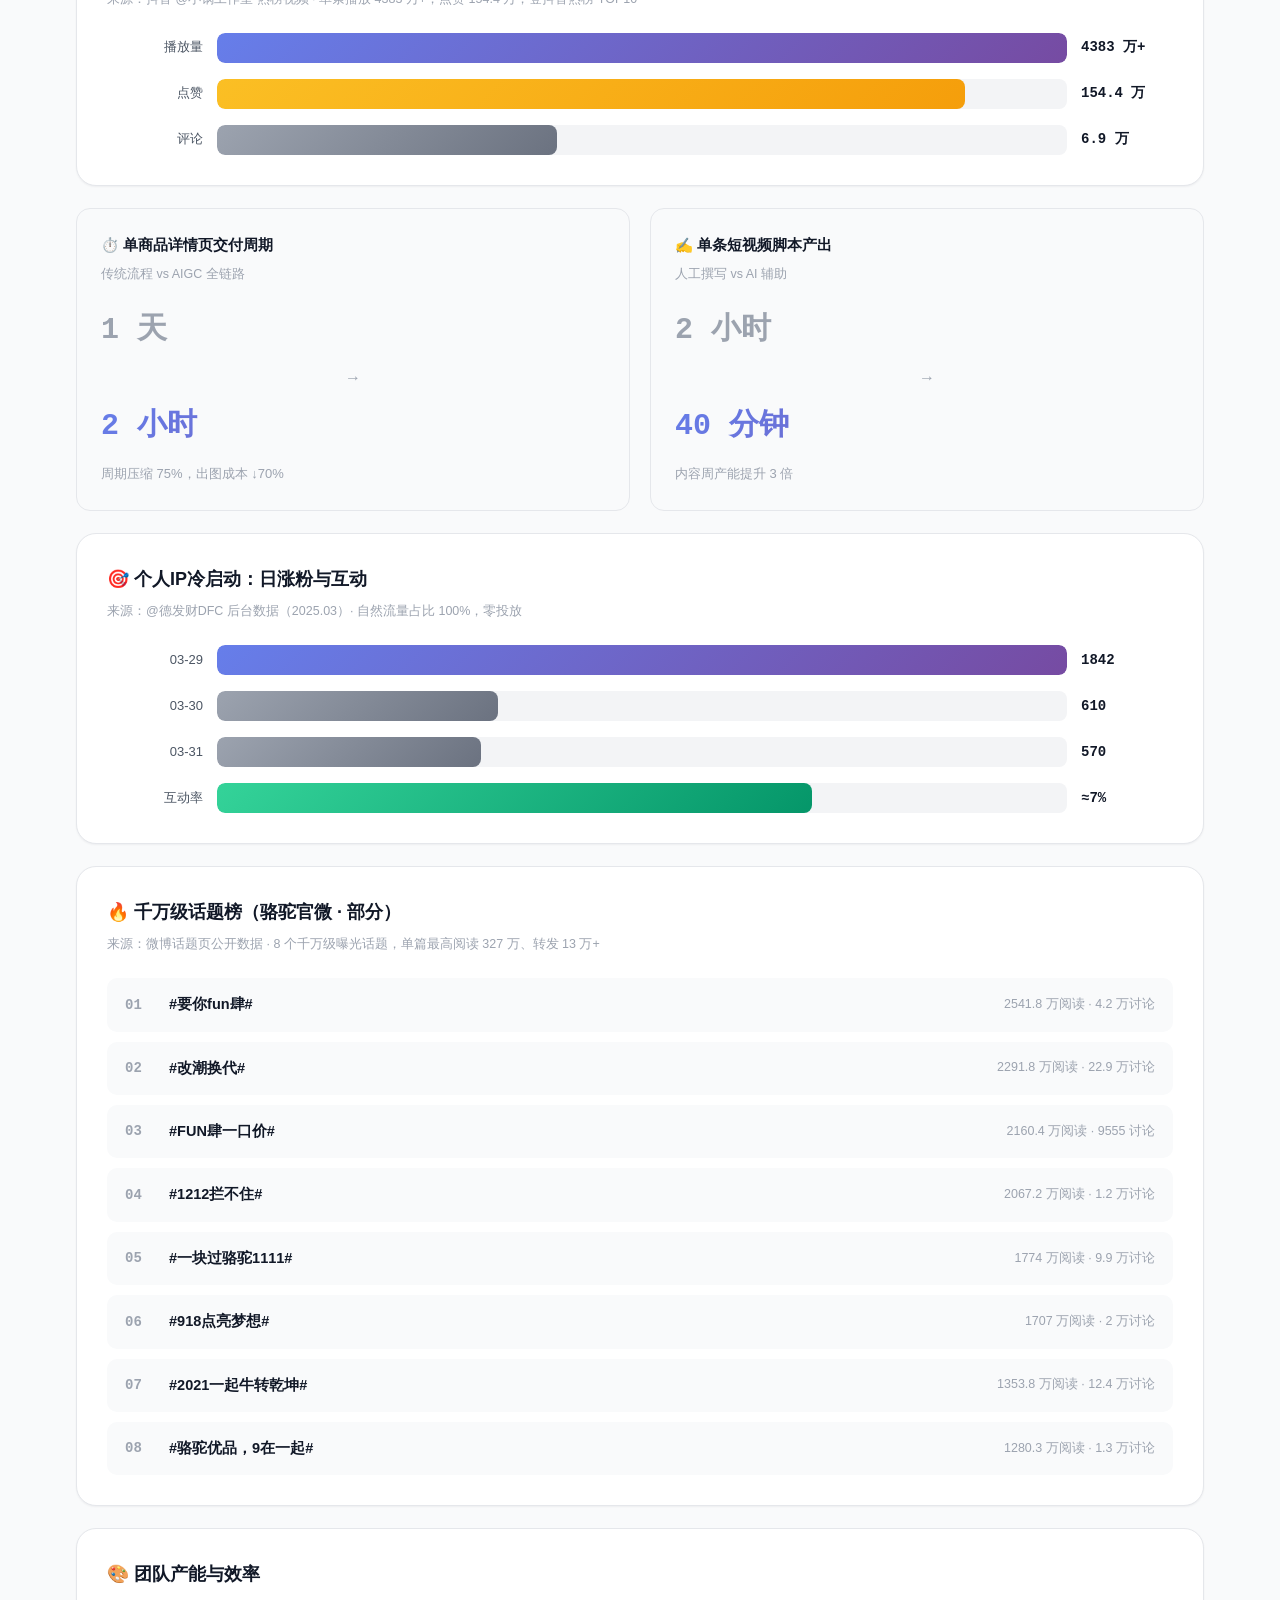
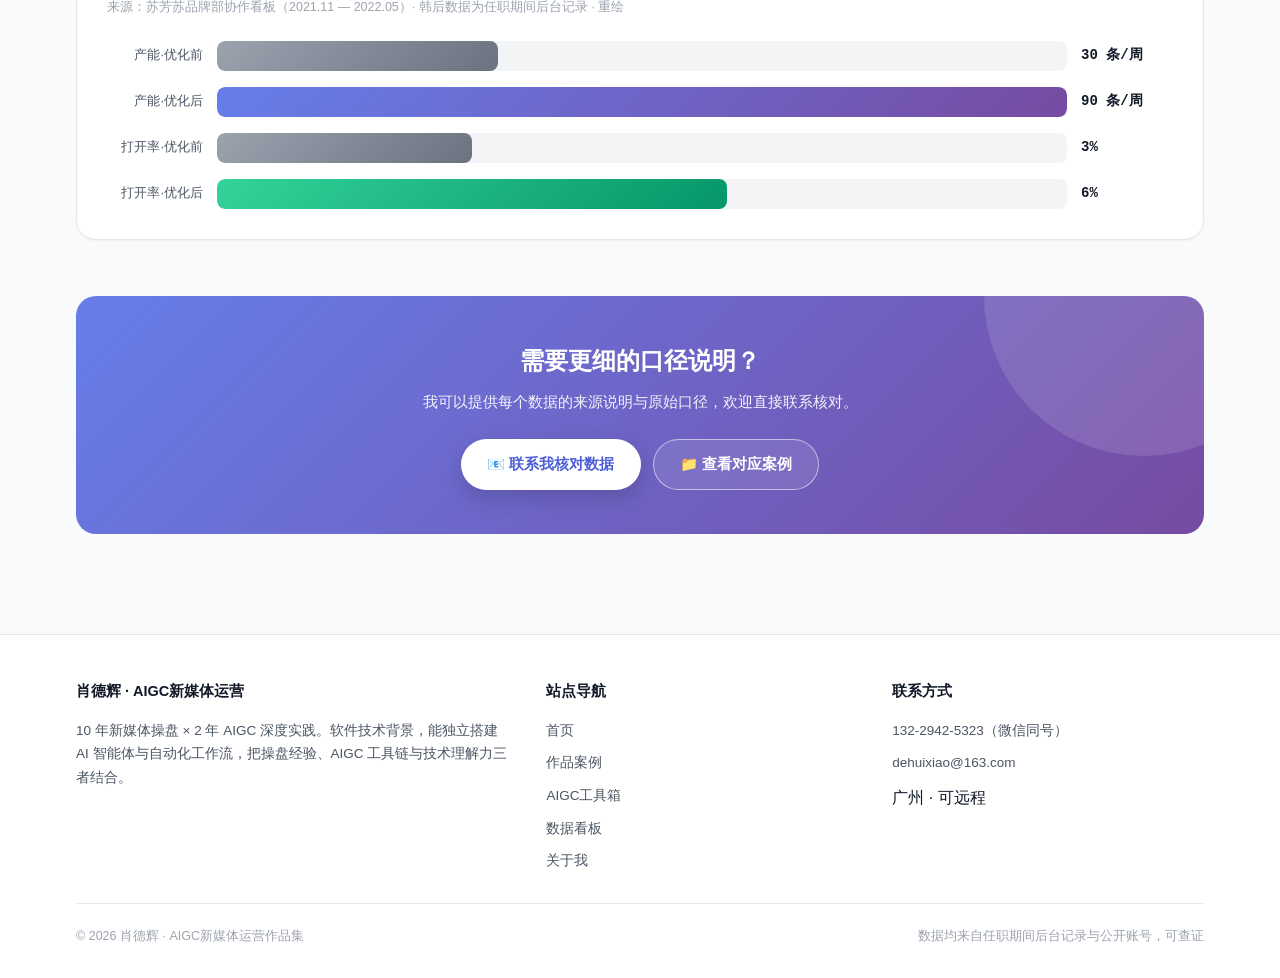
<file: dashboard/index.html>
<!DOCTYPE html>
<html lang="zh-CN">
<head>
<meta charset="UTF-8">
<meta name="viewport" content="width=device-width, initial-scale=1.0">
<title>数据看板 · 肖德辉 AIGC新媒体运营作品集</title>
<meta name="description" content="增长、爆款与效率数据看板：骆驼官微61万→143万、个人号2个月涨粉2万+、8个千万级话题、详情页1天→2小时。数据来自任职期间后台记录与公开账号。">
<meta property="og:type" content="website">
<meta property="og:title" content="数据看板 · 肖德辉 AIGC新媒体运营作品集">
<meta property="og:description" content="增长、爆款与效率数据看板：骆驼官微61万→143万、个人号2个月涨粉2万+、8个千万级话题、详情页1天→2小时。数据来自任职期间后台记录与公开账号。">
<meta property="og:url" content="https://xdhgit.github.io/dashboard/index.html">
<meta property="og:image" content="https://xdhgit.github.io/assets/og-cover.png">
<meta property="og:locale" content="zh_CN">
<meta name="twitter:card" content="summary_large_image">
<meta name="twitter:title" content="数据看板 · 肖德辉 AIGC新媒体运营作品集">
<meta name="twitter:description" content="增长、爆款与效率数据看板：骆驼官微61万→143万、个人号2个月涨粉2万+、8个千万级话题、详情页1天→2小时。数据来自任职期间后台记录与公开账号。">
<meta name="twitter:image" content="https://xdhgit.github.io/assets/og-cover.png">
<link rel="stylesheet" href="../css/style.css">
<link rel="icon" href="data:image/svg+xml,<svg xmlns=%22http://www.w3.org/2000/svg%22 viewBox=%220 0 100 100%22><text y=%22.9em%22 font-size=%2290%22>✨</text></svg>">
<script>try{var t=localStorage.getItem('xd-theme');if(t)document.documentElement.setAttribute('data-theme',t);else if(window.matchMedia&&matchMedia('(prefers-color-scheme: dark)').matches)document.documentElement.setAttribute('data-theme','dark');}catch(e){}</script>
</head>
<body data-page="dashboard">
<img src="../assets/og-cover.png" alt="" aria-hidden="true" style="position:absolute;left:-9999px;top:0;width:1200px;height:630px">

<div id="read-progress"></div>

<nav class="navbar">
  <div class="nav-container">
    <a href="../index.html" class="nav-logo"><span class="logo-dot"></span>肖德辉</a>
    <ul class="nav-links">
        <li><a href="../index.html" data-page="home">首页</a></li>
        <li><a href="../works/index.html" data-page="works">作品案例</a></li>
        <li><a href="../ai-playbook/index.html" data-page="ai-playbook">AIGC工具箱</a></li>
        <li><a href="../dashboard/index.html" data-page="dashboard">数据看板</a></li>
        <li><a href="../about/index.html" data-page="about">关于我</a></li>
      <li><a href="mailto:dehuixiao@163.com" class="nav-cta">📧 联系我</a></li>
    </ul>
    <div class="nav-tools">
      <button class="theme-btn" type="button">🌙</button>
      <button class="nav-toggle" type="button" aria-label="展开菜单"><span></span><span></span><span></span></button>
    </div>
  </div>
</nav>

<main class="main-content">

  <header class="page-head">
    <div class="container">
      <div class="breadcrumb"><a href="../index.html">首页</a><span>/</span><span>数据看板</span></div>
      <h1>数据看板</h1>
      <p class="page-sub">运营人用数据说话。这里把增长、爆款与效率三组数据集中呈现——<b>所有数据均可追溯到任职期间后台记录或公开账号</b>，图表为原始口径重绘。</p>
    </div>
  </header>

  <section class="block">
    <div class="container">

      <div class="dash-kpis">
        <div class="dash-kpi reveal"><div class="v"><span data-count="120">0</span>万+</div><div class="k">累计粉丝增长（官方号/网红号/个人号加总）</div><div class="delta">↑ 三种账号打法叠加</div></div>
        <div class="dash-kpi reveal d1"><div class="v"><span data-count="8">0</span>个</div><div class="k">千万级曝光话题活动</div><div class="delta">↑ 单篇最高阅读 327 万</div></div>
        <div class="dash-kpi reveal d2"><div class="v"><span data-count="2">0</span>次</div><div class="k">抖音热榜 / 微博热搜 TOP 榜</div><div class="delta">↑ 单条播放 4383 万+</div></div>
        <div class="dash-kpi reveal d3"><div class="v">×<span data-count="5">0</span></div><div class="k">爆款率提升（2% → 10%）</div><div class="delta">↑ AI 扩产能 × 数据选方向</div></div>
      </div>

      <div class="panel reveal">
        <h3>📸 原始截图印证</h3>
        <p class="note">看板图表为重绘口径，这里附两张原始后台/平台截图，更多截图见各案例详情页</p>
        <div class="shots c2"><figure class="shot"><div class="frame r43 pad"><img src="../assets/c1-dashboard.webp" alt="抖音后台数据看板原始截图" loading="lazy"></div><figcaption><b>抖音后台数据看板（@德发财DFC）</b><i>印证：</i>周播放 217.8 万、点赞 8.5 万，自然流量零投放 · <a href="../works/ai-personal-ip.html">见案例一</a></figcaption></figure><figure class="shot"><div class="frame r43 pad"><img src="../assets/c4-weibo-gaichao.webp" alt="微博 #改潮换代# 话题页原始截图" loading="lazy"></div><figcaption><b>微博 #改潮换代# 话题页</b><i>印证：</i>阅读 2291.8 万、讨论 22.9 万，8 个千万级话题之一 · <a href="../works/camel-official.html">见案例四</a></figcaption></figure></div>
      </div>

      <div class="panel reveal">
        <h3>📈 官微粉丝增长：61 万 → 143 万</h3>
        <p class="note">来源：@CAMEL骆驼 官方微博（2017.11 — 2021.04 任职期间）· 净增 82 万，零投放增长</p>
        <div class="bars" data-bars>
          <div class="bar-row"><div class="lb">接手时</div><div class="bar-track"><div class="bar-fill alt" data-w="43"></div></div><div class="vl">61 万</div></div>
          <div class="bar-row"><div class="lb">离任时</div><div class="bar-track"><div class="bar-fill " data-w="100"></div></div><div class="vl">143 万</div></div>
          <div class="bar-row"><div class="lb">净增</div><div class="bar-track"><div class="bar-fill green" data-w="57"></div></div><div class="vl">+82 万</div></div>
        </div>
      </div>

      <div class="panel reveal">
        <h3>📊 单条爆款视频表现：4383 万+ 播放</h3>
        <p class="note">来源：抖音 @小锅工作室 热榜视频 · 单条播放 4383 万+，点赞 154.4 万，登抖音热榜 TOP10</p>
        <div class="bars" data-bars>
          <div class="bar-row"><div class="lb">播放量</div><div class="bar-track"><div class="bar-fill " data-w="100"></div></div><div class="vl">4383 万+</div></div>
          <div class="bar-row"><div class="lb">点赞</div><div class="bar-track"><div class="bar-fill amber" data-w="88"></div></div><div class="vl">154.4 万</div></div>
          <div class="bar-row"><div class="lb">评论</div><div class="bar-track"><div class="bar-fill alt" data-w="40"></div></div><div class="vl">6.9 万</div></div>
        </div>
      </div>

      <div class="compare" style="margin-bottom:22px">
        <div class="compare-col reveal"><h4>⏱️ 单商品详情页交付周期</h4><div class="cap">传统流程 vs AIGC 全链路</div>
          <div class="big old">1 天</div>
          <div style="text-align:center;color:var(--text-dim);margin:8px 0">→</div>
          <div class="big new">2 小时</div>
          <div class="muted" style="margin-top:10px">周期压缩 75%，出图成本 ↓70%</div></div>
        <div class="compare-col reveal d1"><h4>✍️ 单条短视频脚本产出</h4><div class="cap">人工撰写 vs AI 辅助</div>
          <div class="big old">2 小时</div>
          <div style="text-align:center;color:var(--text-dim);margin:8px 0">→</div>
          <div class="big new">40 分钟</div>
          <div class="muted" style="margin-top:10px">内容周产能提升 3 倍</div></div>
      </div>

      <div class="panel reveal">
        <h3>🎯 个人IP冷启动：日涨粉与互动</h3>
        <p class="note">来源：@德发财DFC 后台数据（2025.03）· 自然流量占比 100%，零投放</p>
        <div class="bars" data-bars>
          <div class="bar-row"><div class="lb">03-29</div><div class="bar-track"><div class="bar-fill " data-w="100"></div></div><div class="vl">1842</div></div>
          <div class="bar-row"><div class="lb">03-30</div><div class="bar-track"><div class="bar-fill alt" data-w="33"></div></div><div class="vl">610</div></div>
          <div class="bar-row"><div class="lb">03-31</div><div class="bar-track"><div class="bar-fill alt" data-w="31"></div></div><div class="vl">570</div></div>
          <div class="bar-row"><div class="lb">互动率</div><div class="bar-track"><div class="bar-fill green" data-w="70"></div></div><div class="vl">≈7%</div></div>
        </div>
      </div>

      <div class="panel reveal">
        <h3>🔥 千万级话题榜（骆驼官微 · 部分）</h3>
        <p class="note">来源：微博话题页公开数据 · 8 个千万级曝光话题，单篇最高阅读 327 万、转发 13 万+</p>
        <div class="topic-list"><div class="topic reveal"><div class="rk">01</div><div class="nm">#要你fun肆#</div><div class="mt">2541.8 万阅读 · 4.2 万讨论</div></div><div class="topic reveal"><div class="rk">02</div><div class="nm">#改潮换代#</div><div class="mt">2291.8 万阅读 · 22.9 万讨论</div></div><div class="topic reveal"><div class="rk">03</div><div class="nm">#FUN肆一口价#</div><div class="mt">2160.4 万阅读 · 9555 讨论</div></div><div class="topic reveal"><div class="rk">04</div><div class="nm">#1212拦不住#</div><div class="mt">2067.2 万阅读 · 1.2 万讨论</div></div><div class="topic reveal"><div class="rk">05</div><div class="nm">#一块过骆驼1111#</div><div class="mt">1774 万阅读 · 9.9 万讨论</div></div><div class="topic reveal"><div class="rk">06</div><div class="nm">#918点亮梦想#</div><div class="mt">1707 万阅读 · 2 万讨论</div></div><div class="topic reveal"><div class="rk">07</div><div class="nm">#2021一起牛转乾坤#</div><div class="mt">1353.8 万阅读 · 12.4 万讨论</div></div><div class="topic reveal"><div class="rk">08</div><div class="nm">#骆驼优品，9在一起#</div><div class="mt">1280.3 万阅读 · 1.3 万讨论</div></div></div>
      </div>

      <div class="panel reveal">
        <h3>🎨 团队产能与效率</h3>
        <p class="note">来源：苏芳苏品牌部协作看板（2021.11 — 2022.05）· 韩后数据为任职期间后台记录 · 重绘</p>
        <div class="bars" data-bars>
          <div class="bar-row"><div class="lb">产能·优化前</div><div class="bar-track"><div class="bar-fill alt" data-w="33"></div></div><div class="vl">30 条/周</div></div>
          <div class="bar-row"><div class="lb">产能·优化后</div><div class="bar-track"><div class="bar-fill " data-w="100"></div></div><div class="vl">90 条/周</div></div>
          <div class="bar-row"><div class="lb">打开率·优化前</div><div class="bar-track"><div class="bar-fill alt" data-w="30"></div></div><div class="vl">3%</div></div>
          <div class="bar-row"><div class="lb">打开率·优化后</div><div class="bar-track"><div class="bar-fill green" data-w="60"></div></div><div class="vl">6%</div></div>
        </div>
      </div>

      <div class="cta-banner reveal">
        <h3>需要更细的口径说明？</h3>
        <p>我可以提供每个数据的来源说明与原始口径，欢迎直接联系核对。</p>
        <div class="btn-row">
          <a href="mailto:dehuixiao@163.com" class="btn btn-primary">📧 联系我核对数据</a>
          <a href="../works/index.html" class="btn btn-outline">📁 查看对应案例</a>
        </div>
      </div>

    </div>
  </section>

</main>

<footer class="footer">
  <div class="container">
    <div class="footer-grid">
      <div>
        <h5>肖德辉 · AIGC新媒体运营</h5>
        <p>10 年新媒体操盘 × 2 年 AIGC 深度实践。软件技术背景，能独立搭建 AI 智能体与自动化工作流，把操盘经验、AIGC 工具链与技术理解力三者结合。</p>
      </div>
      <div>
        <h5>站点导航</h5>
        <div class="footer-links">
          <a href="../index.html">首页</a>
          <a href="../works/index.html">作品案例</a>
          <a href="../ai-playbook/index.html">AIGC工具箱</a>
          <a href="../dashboard/index.html">数据看板</a>
          <a href="../about/index.html">关于我</a>
        </div>
      </div>
      <div>
        <h5>联系方式</h5>
        <div class="footer-links">
          <a href="tel:13229425323">132-2942-5323（微信同号）</a>
          <a href="mailto:dehuixiao@163.com">dehuixiao@163.com</a>
          <span>广州 · 可远程</span>
        </div>
      </div>
    </div>
    <div class="footer-bottom">
      <span>© <span data-year>2026</span> 肖德辉 · AIGC新媒体运营作品集</span>
      <span>数据均来自任职期间后台记录与公开账号，可查证</span>
    </div>
  </div>
</footer>
<script src="../js/main.js"></script>
<script charset="UTF-8" id="LA_COLLECT" src="//sdk.51.la/js-sdk-pro.min.js"></script>
<script>LA.init({id:"3RXWI8lZXUsdliAu",ck:"3RXWI8lZXUsdliAu"})</script>
</body>
</html>
</file>
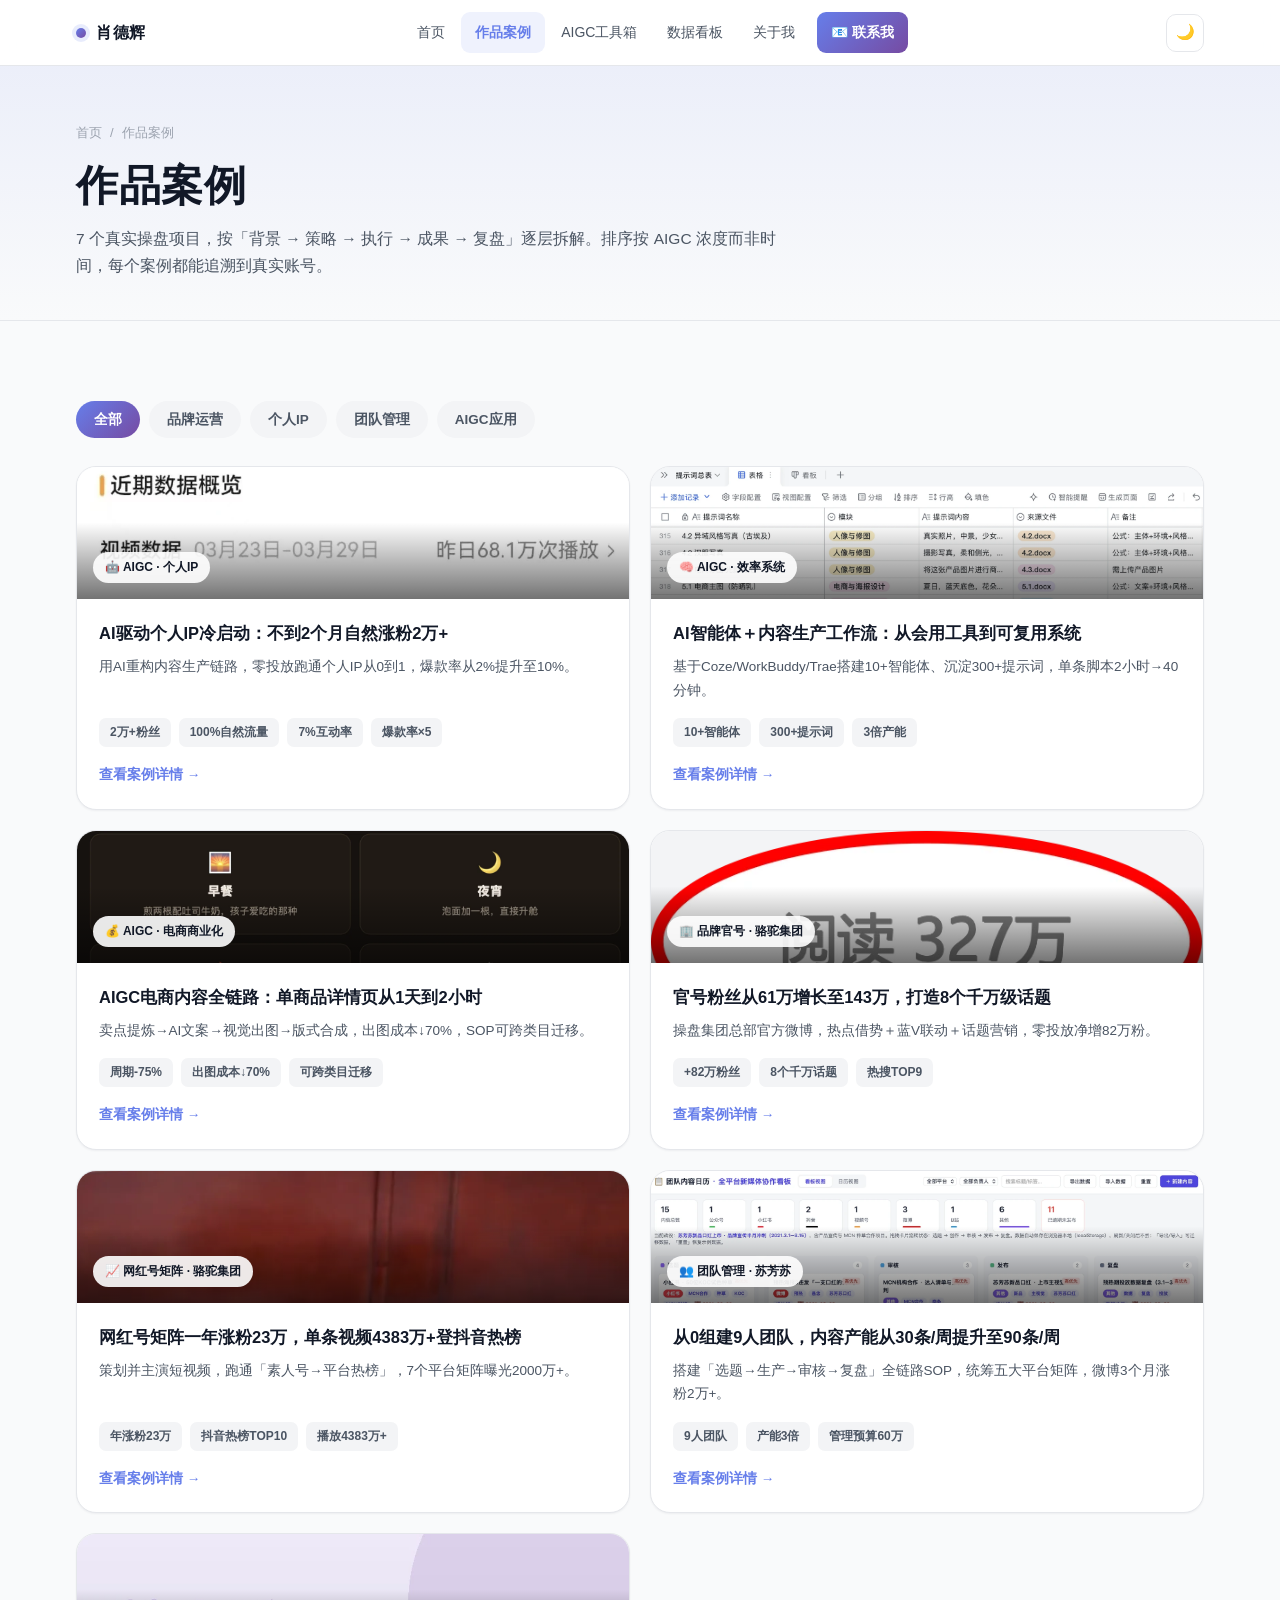
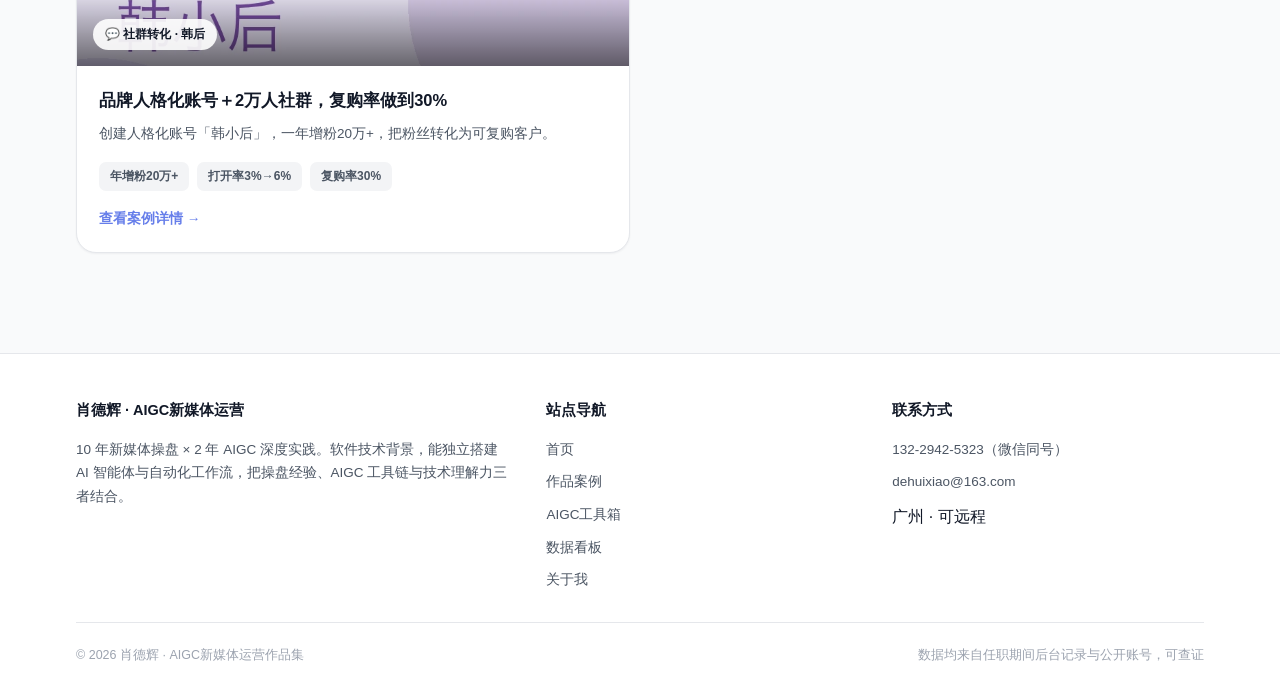
<file: works/index.html>
<!DOCTYPE html>
<html lang="zh-CN">
<head>
<meta charset="UTF-8">
<meta name="viewport" content="width=device-width, initial-scale=1.0">
<title>作品案例 · 肖德辉 AIGC新媒体运营作品集</title>
<meta name="description" content="7个真实操盘案例：品牌官号从61万到143万、个人IP零预算冷启动、AIGC电商内容全链路、9人团队从0搭建。按STAR结构拆解。">
<meta property="og:type" content="website">
<meta property="og:title" content="作品案例 · 肖德辉 AIGC新媒体运营作品集">
<meta property="og:description" content="7个真实操盘案例：品牌官号从61万到143万、个人IP零预算冷启动、AIGC电商内容全链路、9人团队从0搭建。按STAR结构拆解。">
<meta property="og:url" content="https://xdhgit.github.io/works/index.html">
<meta property="og:image" content="https://xdhgit.github.io/assets/og-cover.png">
<meta property="og:locale" content="zh_CN">
<meta name="twitter:card" content="summary_large_image">
<meta name="twitter:title" content="作品案例 · 肖德辉 AIGC新媒体运营作品集">
<meta name="twitter:description" content="7个真实操盘案例：品牌官号从61万到143万、个人IP零预算冷启动、AIGC电商内容全链路、9人团队从0搭建。按STAR结构拆解。">
<meta name="twitter:image" content="https://xdhgit.github.io/assets/og-cover.png">
<link rel="stylesheet" href="../css/style.css">
<link rel="icon" href="data:image/svg+xml,<svg xmlns=%22http://www.w3.org/2000/svg%22 viewBox=%220 0 100 100%22><text y=%22.9em%22 font-size=%2290%22>✨</text></svg>">
<script>try{var t=localStorage.getItem('xd-theme');if(t)document.documentElement.setAttribute('data-theme',t);else if(window.matchMedia&&matchMedia('(prefers-color-scheme: dark)').matches)document.documentElement.setAttribute('data-theme','dark');}catch(e){}</script>
</head>
<body data-page="works">
<img src="../assets/og-cover.png" alt="" aria-hidden="true" style="position:absolute;left:-9999px;top:0;width:1200px;height:630px">

<div id="read-progress"></div>

<nav class="navbar">
  <div class="nav-container">
    <a href="../index.html" class="nav-logo"><span class="logo-dot"></span>肖德辉</a>
    <ul class="nav-links">
        <li><a href="../index.html" data-page="home">首页</a></li>
        <li><a href="../works/index.html" data-page="works">作品案例</a></li>
        <li><a href="../ai-playbook/index.html" data-page="ai-playbook">AIGC工具箱</a></li>
        <li><a href="../dashboard/index.html" data-page="dashboard">数据看板</a></li>
        <li><a href="../about/index.html" data-page="about">关于我</a></li>
      <li><a href="mailto:dehuixiao@163.com" class="nav-cta">📧 联系我</a></li>
    </ul>
    <div class="nav-tools">
      <button class="theme-btn" type="button">🌙</button>
      <button class="nav-toggle" type="button" aria-label="展开菜单"><span></span><span></span><span></span></button>
    </div>
  </div>
</nav>

<main class="main-content">

  <header class="page-head">
    <div class="container">
      <div class="breadcrumb"><a href="../index.html">首页</a><span>/</span><span>作品案例</span></div>
      <h1>作品案例</h1>
      <p class="page-sub">7 个真实操盘项目，按「背景 → 策略 → 执行 → 成果 → 复盘」逐层拆解。排序按 AIGC 浓度而非时间，每个案例都能追溯到真实账号。</p>
    </div>
  </header>

  <section class="block">
    <div class="container">
      <div class="filters">
        <button class="active" data-filter="all">全部</button>
        <button data-filter="brand">品牌运营</button>
        <button data-filter="personal-ip">个人IP</button>
        <button data-filter="team">团队管理</button>
        <button data-filter="aigc">AIGC应用</button>
      </div>
      <div class="case-grid cols-2"><article class="case-card reveal" data-cat="personal-ip">
        <div class="case-thumb has-img"><img src="../assets/c1-dashboard.webp" alt="AIGC · 个人IP" loading="lazy"><span class="case-tag">🤖 AIGC · 个人IP</span></div>
        <div class="case-info">
          <h4>AI驱动个人IP冷启动：不到2个月自然涨粉2万+</h4>
          <p>用AI重构内容生产链路，零投放跑通个人IP从0到1，爆款率从2%提升至10%。</p>
          <div class="case-metrics"><span class="case-metric">2万+粉丝</span><span class="case-metric">100%自然流量</span><span class="case-metric">7%互动率</span><span class="case-metric">爆款率×5</span></div>
          <a class="case-more" href="../works/ai-personal-ip.html">查看案例详情 →</a>
        </div>
      </article><article class="case-card reveal" data-cat="aigc">
        <div class="case-thumb has-img"><img src="../assets/c2-prompt-lib.webp" alt="AIGC · 效率系统" loading="lazy"><span class="case-tag">🧠 AIGC · 效率系统</span></div>
        <div class="case-info">
          <h4>AI智能体＋内容生产工作流：从会用工具到可复用系统</h4>
          <p>基于Coze/WorkBuddy/Trae搭建10+智能体、沉淀300+提示词，单条脚本2小时→40分钟。</p>
          <div class="case-metrics"><span class="case-metric">10+智能体</span><span class="case-metric">300+提示词</span><span class="case-metric">3倍产能</span></div>
          <a class="case-more" href="../works/ai-workflow.html">查看案例详情 →</a>
        </div>
      </article><article class="case-card reveal" data-cat="aigc">
        <div class="case-thumb has-img"><img src="../assets/c3-page.webp" alt="AIGC · 电商商业化" loading="lazy"><span class="case-tag">💰 AIGC · 电商商业化</span></div>
        <div class="case-info">
          <h4>AIGC电商内容全链路：单商品详情页从1天到2小时</h4>
          <p>卖点提炼→AI文案→视觉出图→版式合成，出图成本↓70%，SOP可跨类目迁移。</p>
          <div class="case-metrics"><span class="case-metric">周期-75%</span><span class="case-metric">出图成本↓70%</span><span class="case-metric">可跨类目迁移</span></div>
          <a class="case-more" href="../works/aigc-ecommerce.html">查看案例详情 →</a>
        </div>
      </article><article class="case-card reveal" data-cat="brand">
        <div class="case-thumb has-img"><img src="../assets/c4-read327.webp" alt="品牌官号 · 骆驼集团" loading="lazy"><span class="case-tag">🏢 品牌官号 · 骆驼集团</span></div>
        <div class="case-info">
          <h4>官号粉丝从61万增长至143万，打造8个千万级话题</h4>
          <p>操盘集团总部官方微博，热点借势＋蓝V联动＋话题营销，零投放净增82万粉。</p>
          <div class="case-metrics"><span class="case-metric">+82万粉丝</span><span class="case-metric">8个千万话题</span><span class="case-metric">热搜TOP9</span></div>
          <a class="case-more" href="../works/camel-official.html">查看案例详情 →</a>
        </div>
      </article><article class="case-card reveal" data-cat="brand">
        <div class="case-thumb has-img"><img src="../assets/c5-douyin-hot.webp" alt="网红号矩阵 · 骆驼集团" loading="lazy"><span class="case-tag">📈 网红号矩阵 · 骆驼集团</span></div>
        <div class="case-info">
          <h4>网红号矩阵一年涨粉23万，单条视频4383万+登抖音热榜</h4>
          <p>策划并主演短视频，跑通「素人号→平台热榜」，7个平台矩阵曝光2000万+。</p>
          <div class="case-metrics"><span class="case-metric">年涨粉23万</span><span class="case-metric">抖音热榜TOP10</span><span class="case-metric">播放4383万+</span></div>
          <a class="case-more" href="../works/influencer-matrix.html">查看案例详情 →</a>
        </div>
      </article><article class="case-card reveal" data-cat="team">
        <div class="case-thumb has-img"><img src="../assets/c6-kanban.webp" alt="团队管理 · 苏芳苏" loading="lazy"><span class="case-tag">👥 团队管理 · 苏芳苏</span></div>
        <div class="case-info">
          <h4>从0组建9人团队，内容产能从30条/周提升至90条/周</h4>
          <p>搭建「选题→生产→审核→复盘」全链路SOP，统筹五大平台矩阵，微博3个月涨粉2万+。</p>
          <div class="case-metrics"><span class="case-metric">9人团队</span><span class="case-metric">产能3倍</span><span class="case-metric">管理预算60万</span></div>
          <a class="case-more" href="../works/team-building.html">查看案例详情 →</a>
        </div>
      </article><article class="case-card reveal" data-cat="team">
        <div class="case-thumb has-img"><img src="../assets/c7-hanhou-card.webp" alt="社群转化 · 韩后（示意卡片）" loading="lazy"><span class="case-tag">💬 社群转化 · 韩后</span></div>
        <div class="case-info">
          <h4>品牌人格化账号＋2万人社群，复购率做到30%</h4>
          <p>创建人格化账号「韩小后」，一年增粉20万+，把粉丝转化为可复购客户。</p>
          <div class="case-metrics"><span class="case-metric">年增粉20万+</span><span class="case-metric">打开率3%→6%</span><span class="case-metric">复购率30%</span></div>
          <a class="case-more" href="../works/hanhou-community.html">查看案例详情 →</a>
        </div>
      </article></div>
    </div>
  </section>

</main>

<footer class="footer">
  <div class="container">
    <div class="footer-grid">
      <div>
        <h5>肖德辉 · AIGC新媒体运营</h5>
        <p>10 年新媒体操盘 × 2 年 AIGC 深度实践。软件技术背景，能独立搭建 AI 智能体与自动化工作流，把操盘经验、AIGC 工具链与技术理解力三者结合。</p>
      </div>
      <div>
        <h5>站点导航</h5>
        <div class="footer-links">
          <a href="../index.html">首页</a>
          <a href="../works/index.html">作品案例</a>
          <a href="../ai-playbook/index.html">AIGC工具箱</a>
          <a href="../dashboard/index.html">数据看板</a>
          <a href="../about/index.html">关于我</a>
        </div>
      </div>
      <div>
        <h5>联系方式</h5>
        <div class="footer-links">
          <a href="tel:13229425323">132-2942-5323（微信同号）</a>
          <a href="mailto:dehuixiao@163.com">dehuixiao@163.com</a>
          <span>广州 · 可远程</span>
        </div>
      </div>
    </div>
    <div class="footer-bottom">
      <span>© <span data-year>2026</span> 肖德辉 · AIGC新媒体运营作品集</span>
      <span>数据均来自任职期间后台记录与公开账号，可查证</span>
    </div>
  </div>
</footer>
<script src="../js/main.js"></script>
<script charset="UTF-8" id="LA_COLLECT" src="//sdk.51.la/js-sdk-pro.min.js"></script>
<script>LA.init({id:"3RXWI8lZXUsdliAu",ck:"3RXWI8lZXUsdliAu"})</script>
</body>
</html>
</file>
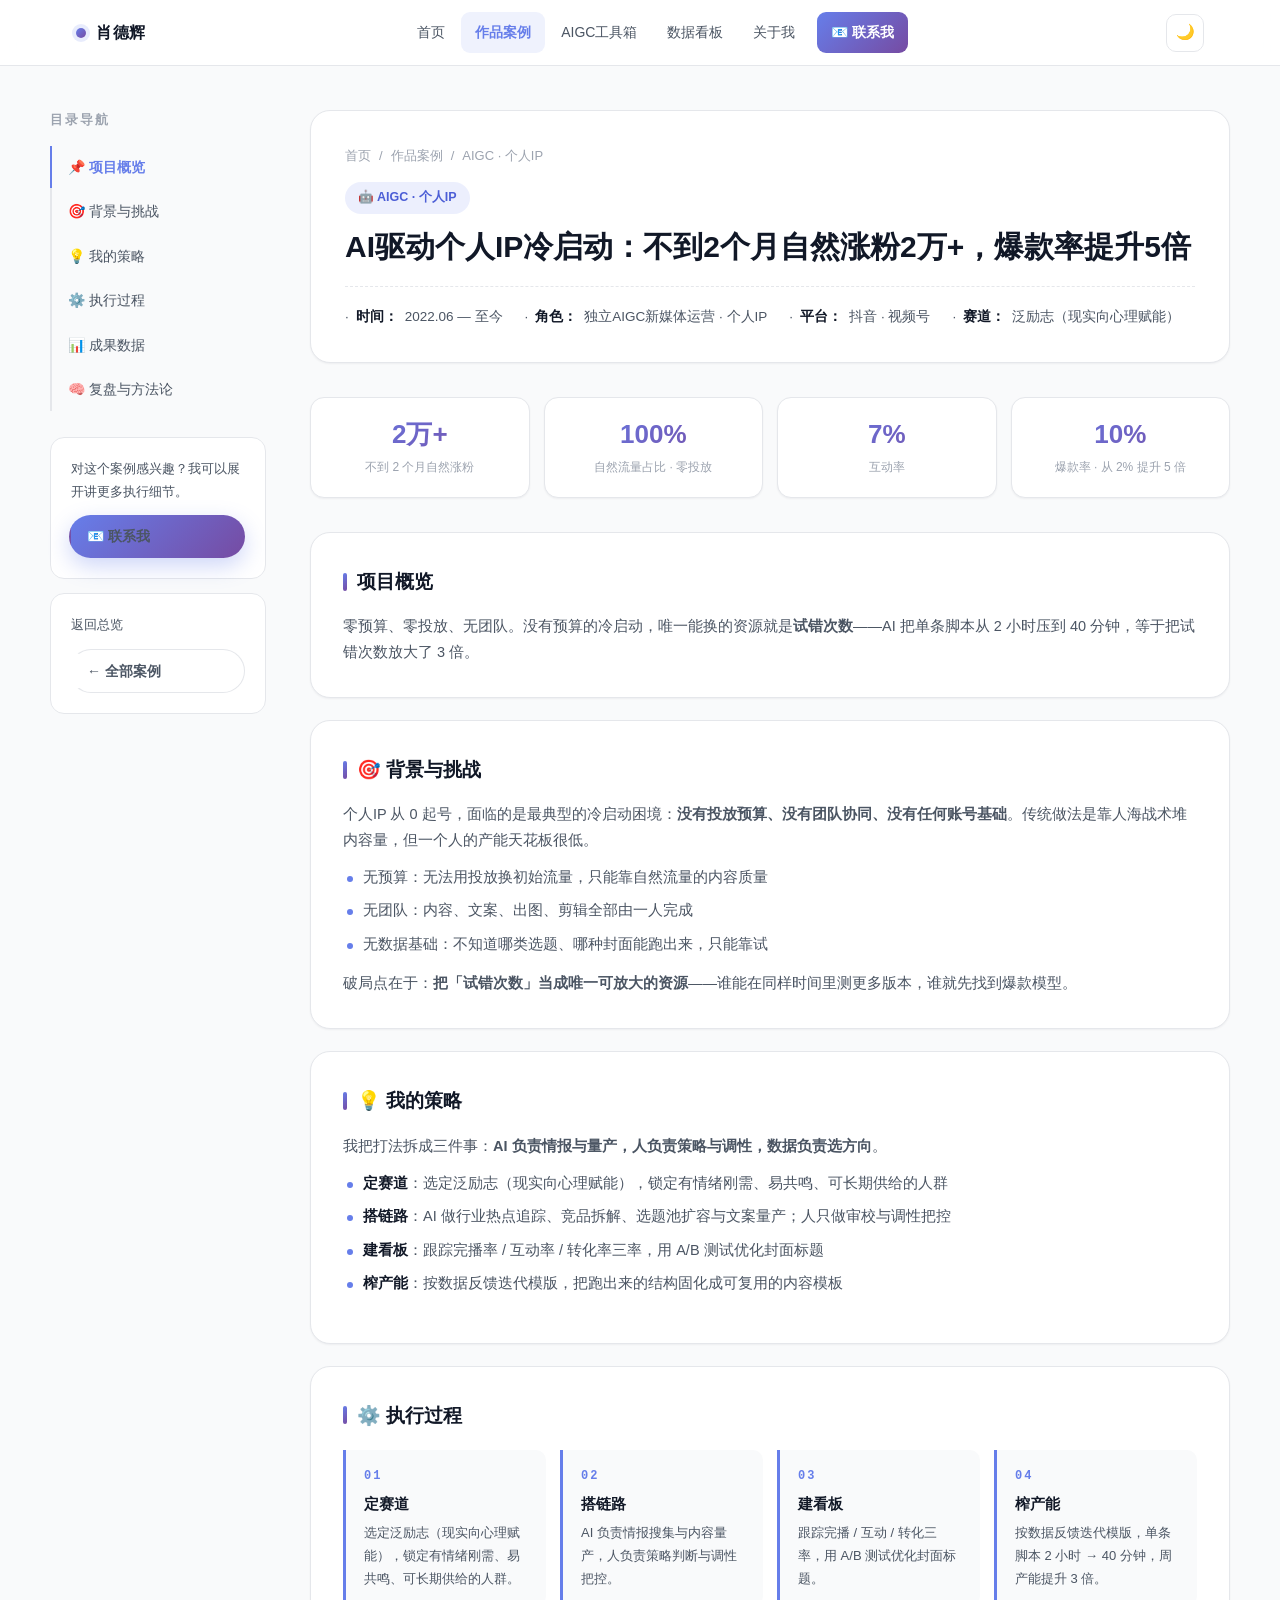
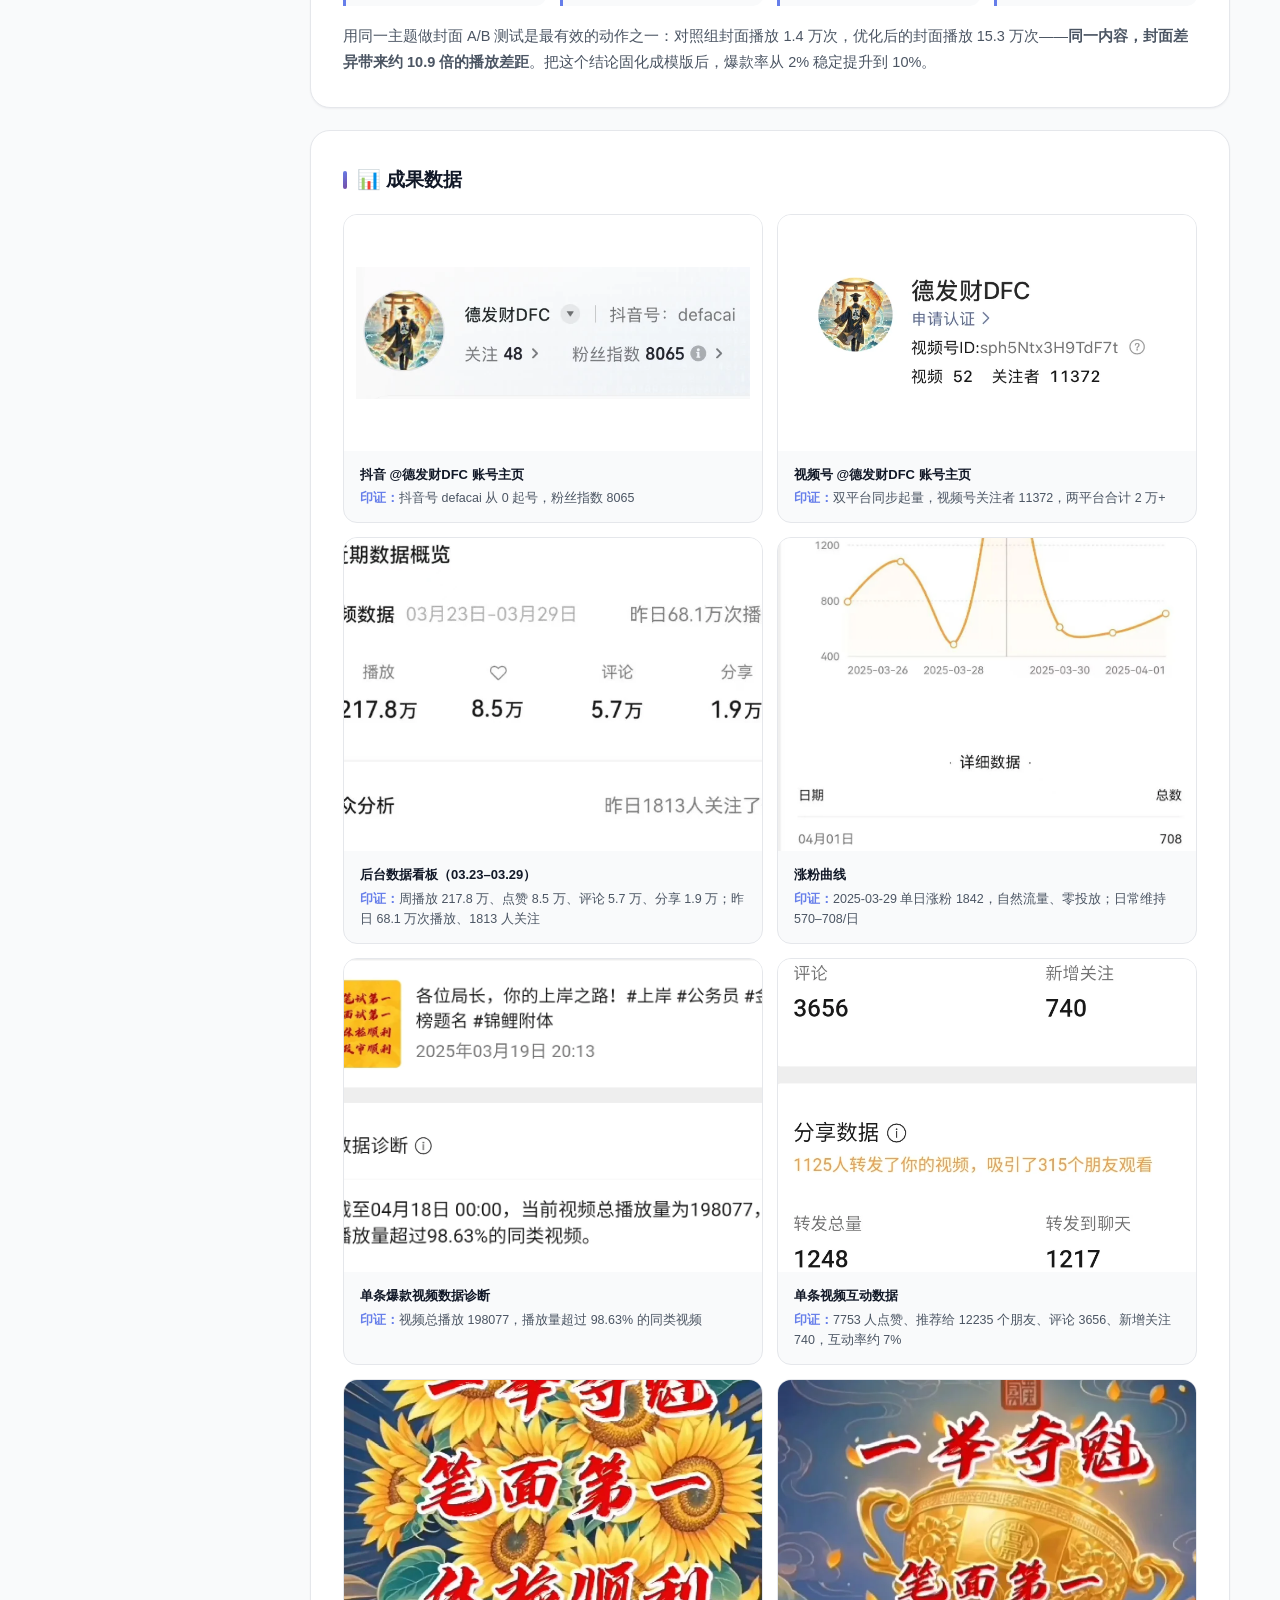
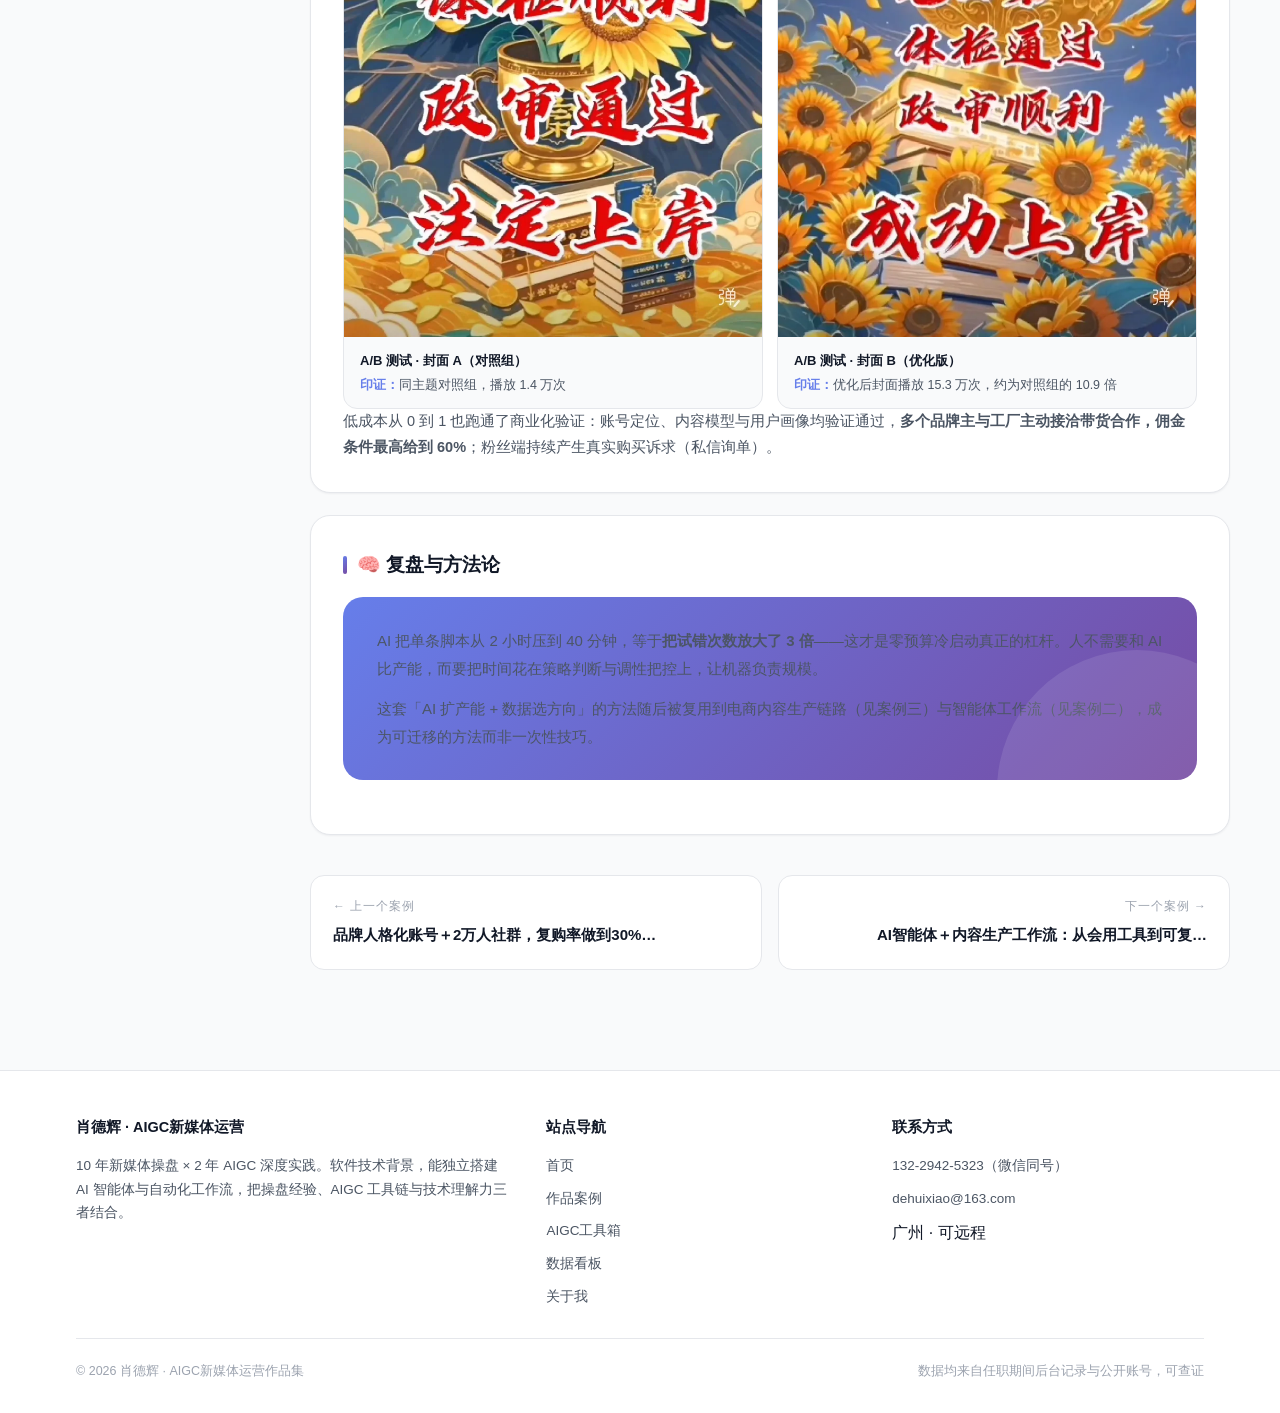
<file: works/ai-personal-ip.html>
<!DOCTYPE html>
<html lang="zh-CN">
<head>
<meta charset="UTF-8">
<meta name="viewport" content="width=device-width, initial-scale=1.0">
<title>AI驱动个人IP冷启动：不到2个月自然涨粉2万+ · 肖德辉作品集</title>
<meta name="description" content="用AI重构内容生产链路，零投放跑通个人IP从0到1，爆款率从2%提升至10%。">
<meta property="og:type" content="website">
<meta property="og:title" content="AI驱动个人IP冷启动：不到2个月自然涨粉2万+ · 肖德辉作品集">
<meta property="og:description" content="用AI重构内容生产链路，零投放跑通个人IP从0到1，爆款率从2%提升至10%。">
<meta property="og:url" content="https://xdhgit.github.io/works/ai-personal-ip.html">
<meta property="og:image" content="https://xdhgit.github.io/assets/og-cover.png">
<meta property="og:locale" content="zh_CN">
<meta name="twitter:card" content="summary_large_image">
<meta name="twitter:title" content="AI驱动个人IP冷启动：不到2个月自然涨粉2万+ · 肖德辉作品集">
<meta name="twitter:description" content="用AI重构内容生产链路，零投放跑通个人IP从0到1，爆款率从2%提升至10%。">
<meta name="twitter:image" content="https://xdhgit.github.io/assets/og-cover.png">
<link rel="stylesheet" href="../css/style.css">
<link rel="icon" href="data:image/svg+xml,<svg xmlns=%22http://www.w3.org/2000/svg%22 viewBox=%220 0 100 100%22><text y=%22.9em%22 font-size=%2290%22>✨</text></svg>">
<script>try{var t=localStorage.getItem('xd-theme');if(t)document.documentElement.setAttribute('data-theme',t);else if(window.matchMedia&&matchMedia('(prefers-color-scheme: dark)').matches)document.documentElement.setAttribute('data-theme','dark');}catch(e){}</script>
</head>
<body data-page="works">
<img src="../assets/og-cover.png" alt="" aria-hidden="true" style="position:absolute;left:-9999px;top:0;width:1200px;height:630px">

<div id="read-progress"></div>

<nav class="navbar">
  <div class="nav-container">
    <a href="../index.html" class="nav-logo"><span class="logo-dot"></span>肖德辉</a>
    <ul class="nav-links">
        <li><a href="../index.html" data-page="home">首页</a></li>
        <li><a href="../works/index.html" data-page="works">作品案例</a></li>
        <li><a href="../ai-playbook/index.html" data-page="ai-playbook">AIGC工具箱</a></li>
        <li><a href="../dashboard/index.html" data-page="dashboard">数据看板</a></li>
        <li><a href="../about/index.html" data-page="about">关于我</a></li>
      <li><a href="mailto:dehuixiao@163.com" class="nav-cta">📧 联系我</a></li>
    </ul>
    <div class="nav-tools">
      <button class="theme-btn" type="button">🌙</button>
      <button class="nav-toggle" type="button" aria-label="展开菜单"><span></span><span></span><span></span></button>
    </div>
  </div>
</nav>

<main class="main-content">

  <div class="case-detail container">
    <aside class="side-nav">
      <h5>目录导航</h5>
      <ul>
        <li><a href="#overview">📌 项目概览</a></li>
        <li><a href="#background">🎯 背景与挑战</a></li>
        <li><a href="#strategy">💡 我的策略</a></li>
        <li><a href="#execute">⚙️ 执行过程</a></li>
        <li><a href="#results">📊 成果数据</a></li>
        <li><a href="#review">🧠 复盘与方法论</a></li>
      </ul>
      <div class="side-cta">
        <p>对这个案例感兴趣？我可以展开讲更多执行细节。</p>
        <a class="btn btn-primary btn-sm" href="mailto:dehuixiao@163.com">📧 联系我</a>
      </div>
      <div class="side-cta" style="margin-top:14px">
        <p>返回总览</p>
        <a class="btn btn-outline btn-sm" href="../works/index.html">← 全部案例</a>
      </div>
    </aside>

    <div class="case-main">
      <div class="case-hero" id="overview">
        <div class="breadcrumb"><a href="../index.html">首页</a><span>/</span><a href="../works/index.html">作品案例</a><span>/</span><span>AIGC · 个人IP</span></div>
        <span class="tag tag-primary">🤖 AIGC · 个人IP</span>
        <h2>AI驱动个人IP冷启动：不到2个月自然涨粉2万+，爆款率提升5倍</h2>
        <div class="case-meta"><span>· <strong>时间：</strong>2022.06 — 至今</span><span>· <strong>角色：</strong>独立AIGC新媒体运营 · 个人IP</span><span>· <strong>平台：</strong>抖音 · 视频号</span><span>· <strong>赛道：</strong>泛励志（现实向心理赋能）</span></div>
      </div>

      <div class="kpi-row"><div class="kpi"><div class="v">2万+</div><div class="k">不到 2 个月自然涨粉</div></div><div class="kpi"><div class="v">100%</div><div class="k">自然流量占比 · 零投放</div></div><div class="kpi"><div class="v">7%</div><div class="k">互动率</div></div><div class="kpi"><div class="v">10%</div><div class="k">爆款率 · 从 2% 提升 5 倍</div></div></div>

      <div class="content-block">
        <h3>项目概览</h3>
        <p>零预算、零投放、无团队。没有预算的冷启动，唯一能换的资源就是<b>试错次数</b>——AI 把单条脚本从 2 小时压到 40 分钟，等于把试错次数放大了 3 倍。</p>
      </div>

      <div class="content-block" id="background">
        <h3>🎯 背景与挑战</h3>
        <p>个人IP 从 0 起号，面临的是最典型的冷启动困境：<b>没有投放预算、没有团队协同、没有任何账号基础</b>。传统做法是靠人海战术堆内容量，但一个人的产能天花板很低。</p>
      <ul class="dots">
        <li>无预算：无法用投放换初始流量，只能靠自然流量的内容质量</li>
        <li>无团队：内容、文案、出图、剪辑全部由一人完成</li>
        <li>无数据基础：不知道哪类选题、哪种封面能跑出来，只能靠试</li>
      </ul>
      <p>破局点在于：<b>把「试错次数」当成唯一可放大的资源</b>——谁能在同样时间里测更多版本，谁就先找到爆款模型。</p>
      </div>

      <div class="content-block" id="strategy">
        <h3>💡 我的策略</h3>
        <p>我把打法拆成三件事：<b>AI 负责情报与量产，人负责策略与调性，数据负责选方向</b>。</p>
      <ul class="dots">
        <li><strong>定赛道</strong>：选定泛励志（现实向心理赋能），锁定有情绪刚需、易共鸣、可长期供给的人群</li>
        <li><strong>搭链路</strong>：AI 做行业热点追踪、竞品拆解、选题池扩容与文案量产；人只做审校与调性把控</li>
        <li><strong>建看板</strong>：跟踪完播率 / 互动率 / 转化率三率，用 A/B 测试优化封面标题</li>
        <li><strong>榨产能</strong>：按数据反馈迭代模版，把跑出来的结构固化成可复用的内容模板</li>
      </ul>
      </div>

      <div class="content-block" id="execute">
        <h3>⚙️ 执行过程</h3>
        <div class="steps"><div class="step"><div class="no">01</div><h6>定赛道</h6><p>选定泛励志（现实向心理赋能），锁定有情绪刚需、易共鸣、可长期供给的人群。</p></div><div class="step"><div class="no">02</div><h6>搭链路</h6><p>AI 负责情报搜集与内容量产，人负责策略判断与调性把控。</p></div><div class="step"><div class="no">03</div><h6>建看板</h6><p>跟踪完播 / 互动 / 转化三率，用 A/B 测试优化封面标题。</p></div><div class="step"><div class="no">04</div><h6>榨产能</h6><p>按数据反馈迭代模版，单条脚本 2 小时 → 40 分钟，周产能提升 3 倍。</p></div></div>
        <p>用同一主题做封面 A/B 测试是最有效的动作之一：对照组封面播放 1.4 万次，优化后的封面播放 15.3 万次——<b>同一内容，封面差异带来约 10.9 倍的播放差距</b>。把这个结论固化成模版后，爆款率从 2% 稳定提升到 10%。</p>
      </div>

      <div class="content-block" id="results">
        <h3>📊 成果数据</h3>
        <div class="shots c2"><figure class="shot"><div class="frame r169 pad"><img src="../assets/c1-douyin-profile.webp" alt="抖音 @德发财DFC 账号主页" loading="lazy"></div><figcaption><b>抖音 @德发财DFC 账号主页</b><i>印证：</i>抖音号 defacai 从 0 起号，粉丝指数 8065</figcaption></figure><figure class="shot"><div class="frame r169 pad"><img src="../assets/c1-sph-profile.webp" alt="视频号 @德发财DFC 账号主页" loading="lazy"></div><figcaption><b>视频号 @德发财DFC 账号主页</b><i>印证：</i>双平台同步起量，视频号关注者 11372，两平台合计 2 万+</figcaption></figure><figure class="shot"><div class="frame r43"><img src="../assets/c1-dashboard.webp" alt="后台数据看板（03.23–03.29）" loading="lazy"></div><figcaption><b>后台数据看板（03.23–03.29）</b><i>印证：</i>周播放 217.8 万、点赞 8.5 万、评论 5.7 万、分享 1.9 万；昨日 68.1 万次播放、1813 人关注</figcaption></figure><figure class="shot"><div class="frame r43"><img src="../assets/c1-growth.webp" alt="涨粉曲线" loading="lazy"></div><figcaption><b>涨粉曲线</b><i>印证：</i>2025-03-29 单日涨粉 1842，自然流量、零投放；日常维持 570–708/日</figcaption></figure><figure class="shot"><div class="frame r43"><img src="../assets/c1-viral-data.webp" alt="单条爆款视频数据诊断" loading="lazy"></div><figcaption><b>单条爆款视频数据诊断</b><i>印证：</i>视频总播放 198077，播放量超过 98.63% 的同类视频</figcaption></figure><figure class="shot"><div class="frame r43"><img src="../assets/c1-interaction.webp" alt="单条视频互动数据" loading="lazy"></div><figcaption><b>单条视频互动数据</b><i>印证：</i>7753 人点赞、推荐给 12235 个朋友、评论 3656、新增关注 740，互动率约 7%</figcaption></figure><figure class="shot"><div class="frame r34"><img src="../assets/c1-cover-a.webp" alt="A/B 测试 · 封面 A（对照组）" loading="lazy"></div><figcaption><b>A/B 测试 · 封面 A（对照组）</b><i>印证：</i>同主题对照组，播放 1.4 万次</figcaption></figure><figure class="shot"><div class="frame r34"><img src="../assets/c1-cover-b.webp" alt="A/B 测试 · 封面 B（优化版）" loading="lazy"></div><figcaption><b>A/B 测试 · 封面 B（优化版）</b><i>印证：</i>优化后封面播放 15.3 万次，约为对照组的 10.9 倍</figcaption></figure></div><p>低成本从 0 到 1 也跑通了商业化验证：账号定位、内容模型与用户画像均验证通过，<b>多个品牌主与工厂主动接洽带货合作，佣金条件最高给到 60%</b>；粉丝端持续产生真实购买诉求（私信询单）。</p>
      </div>

      <div class="content-block" id="review">
        <h3>🧠 复盘与方法论</h3>
        <div class="takeaway"><p>AI 把单条脚本从 2 小时压到 40 分钟，等于<b>把试错次数放大了 3 倍</b>——这才是零预算冷启动真正的杠杆。人不需要和 AI 比产能，而要把时间花在策略判断与调性把控上，让机器负责规模。</p>
      <p>这套「AI 扩产能 + 数据选方向」的方法随后被复用到电商内容生产链路（见案例三）与智能体工作流（见案例二），成为可迁移的方法而非一次性技巧。</p></div>
      </div>

      <div class="pager">
        <a href="../works/hanhou-community.html"><div class="lab">← 上一个案例</div><div class="ttl">品牌人格化账号＋2万人社群，复购率做到30%…</div></a>
        <a href="../works/ai-workflow.html" style="text-align:right"><div class="lab">下一个案例 →</div><div class="ttl">AI智能体＋内容生产工作流：从会用工具到可复…</div></a>
      </div>
    </div>
  </div>

</main>

<footer class="footer">
  <div class="container">
    <div class="footer-grid">
      <div>
        <h5>肖德辉 · AIGC新媒体运营</h5>
        <p>10 年新媒体操盘 × 2 年 AIGC 深度实践。软件技术背景，能独立搭建 AI 智能体与自动化工作流，把操盘经验、AIGC 工具链与技术理解力三者结合。</p>
      </div>
      <div>
        <h5>站点导航</h5>
        <div class="footer-links">
          <a href="../index.html">首页</a>
          <a href="../works/index.html">作品案例</a>
          <a href="../ai-playbook/index.html">AIGC工具箱</a>
          <a href="../dashboard/index.html">数据看板</a>
          <a href="../about/index.html">关于我</a>
        </div>
      </div>
      <div>
        <h5>联系方式</h5>
        <div class="footer-links">
          <a href="tel:13229425323">132-2942-5323（微信同号）</a>
          <a href="mailto:dehuixiao@163.com">dehuixiao@163.com</a>
          <span>广州 · 可远程</span>
        </div>
      </div>
    </div>
    <div class="footer-bottom">
      <span>© <span data-year>2026</span> 肖德辉 · AIGC新媒体运营作品集</span>
      <span>数据均来自任职期间后台记录与公开账号，可查证</span>
    </div>
  </div>
</footer>
<script src="../js/main.js"></script>
<script charset="UTF-8" id="LA_COLLECT" src="//sdk.51.la/js-sdk-pro.min.js"></script>
<script>LA.init({id:"3RXWI8lZXUsdliAu",ck:"3RXWI8lZXUsdliAu"})</script>
</body>
</html>
</file>
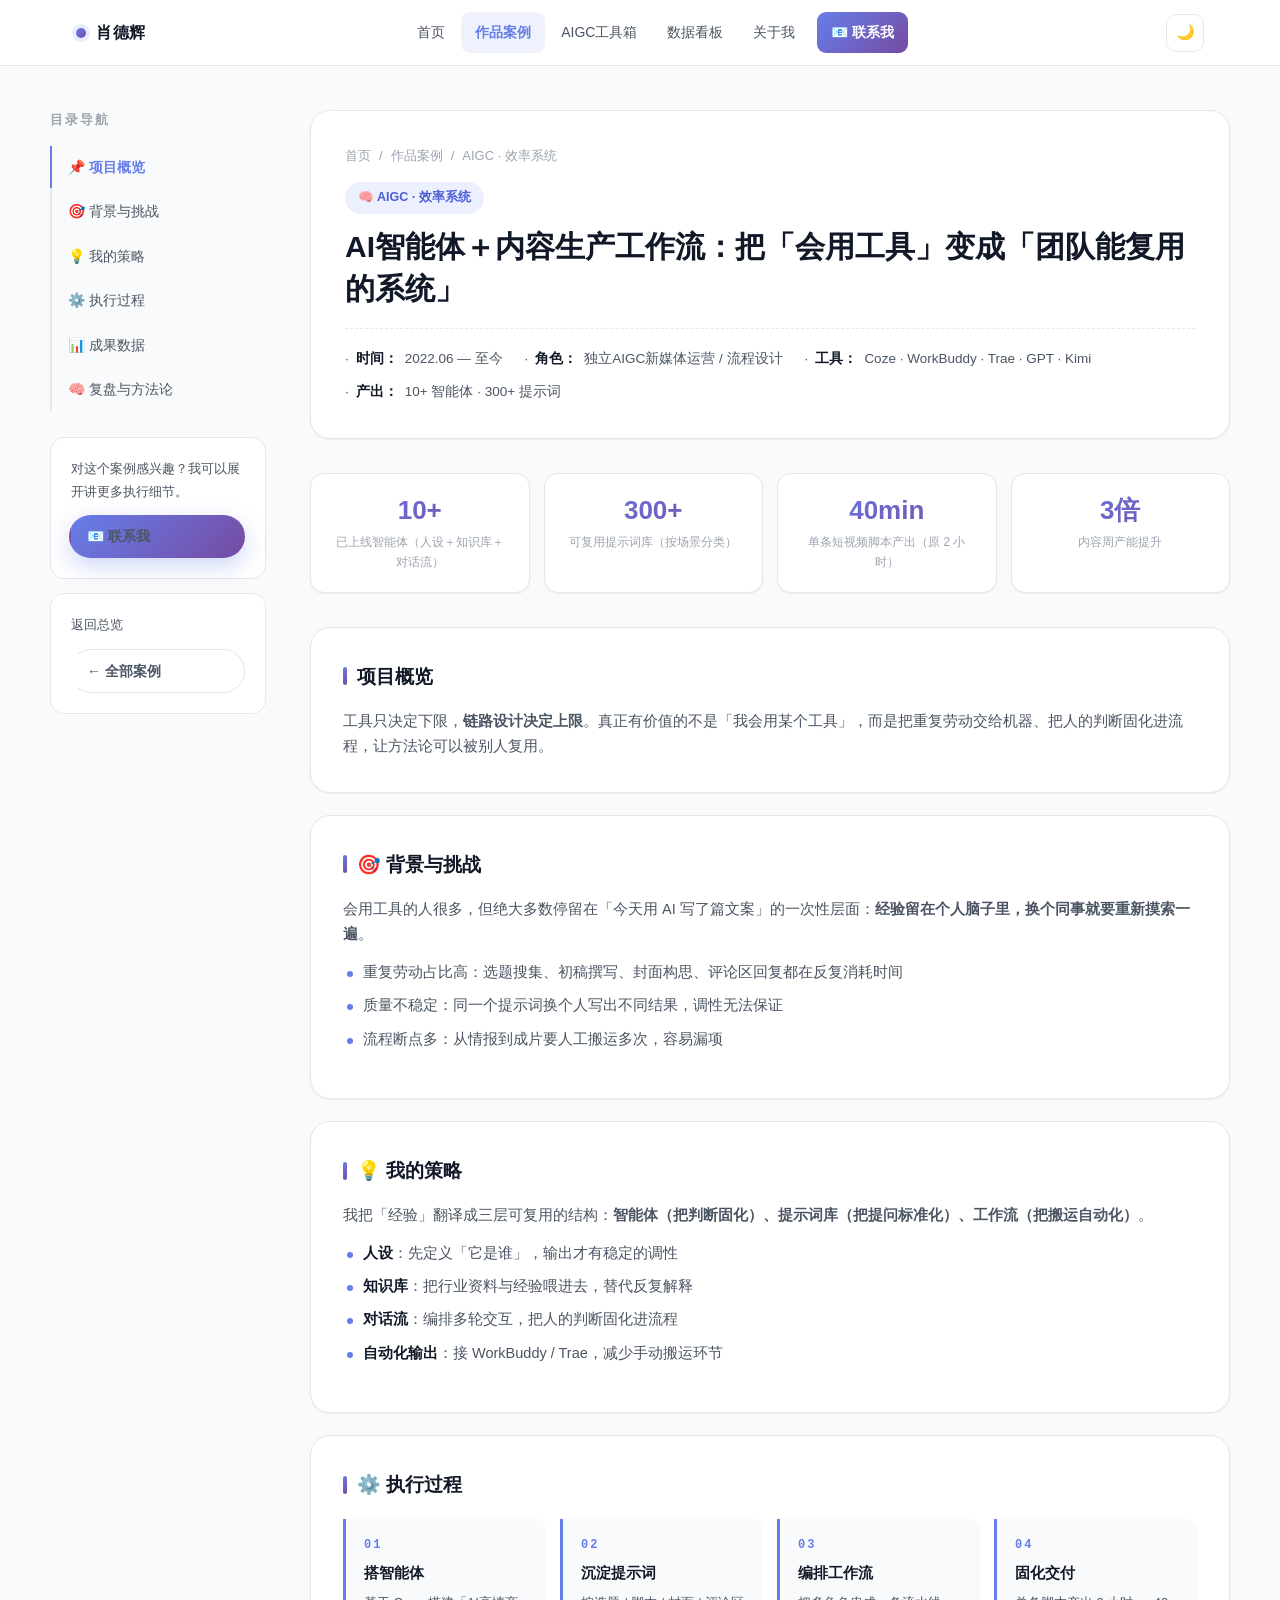
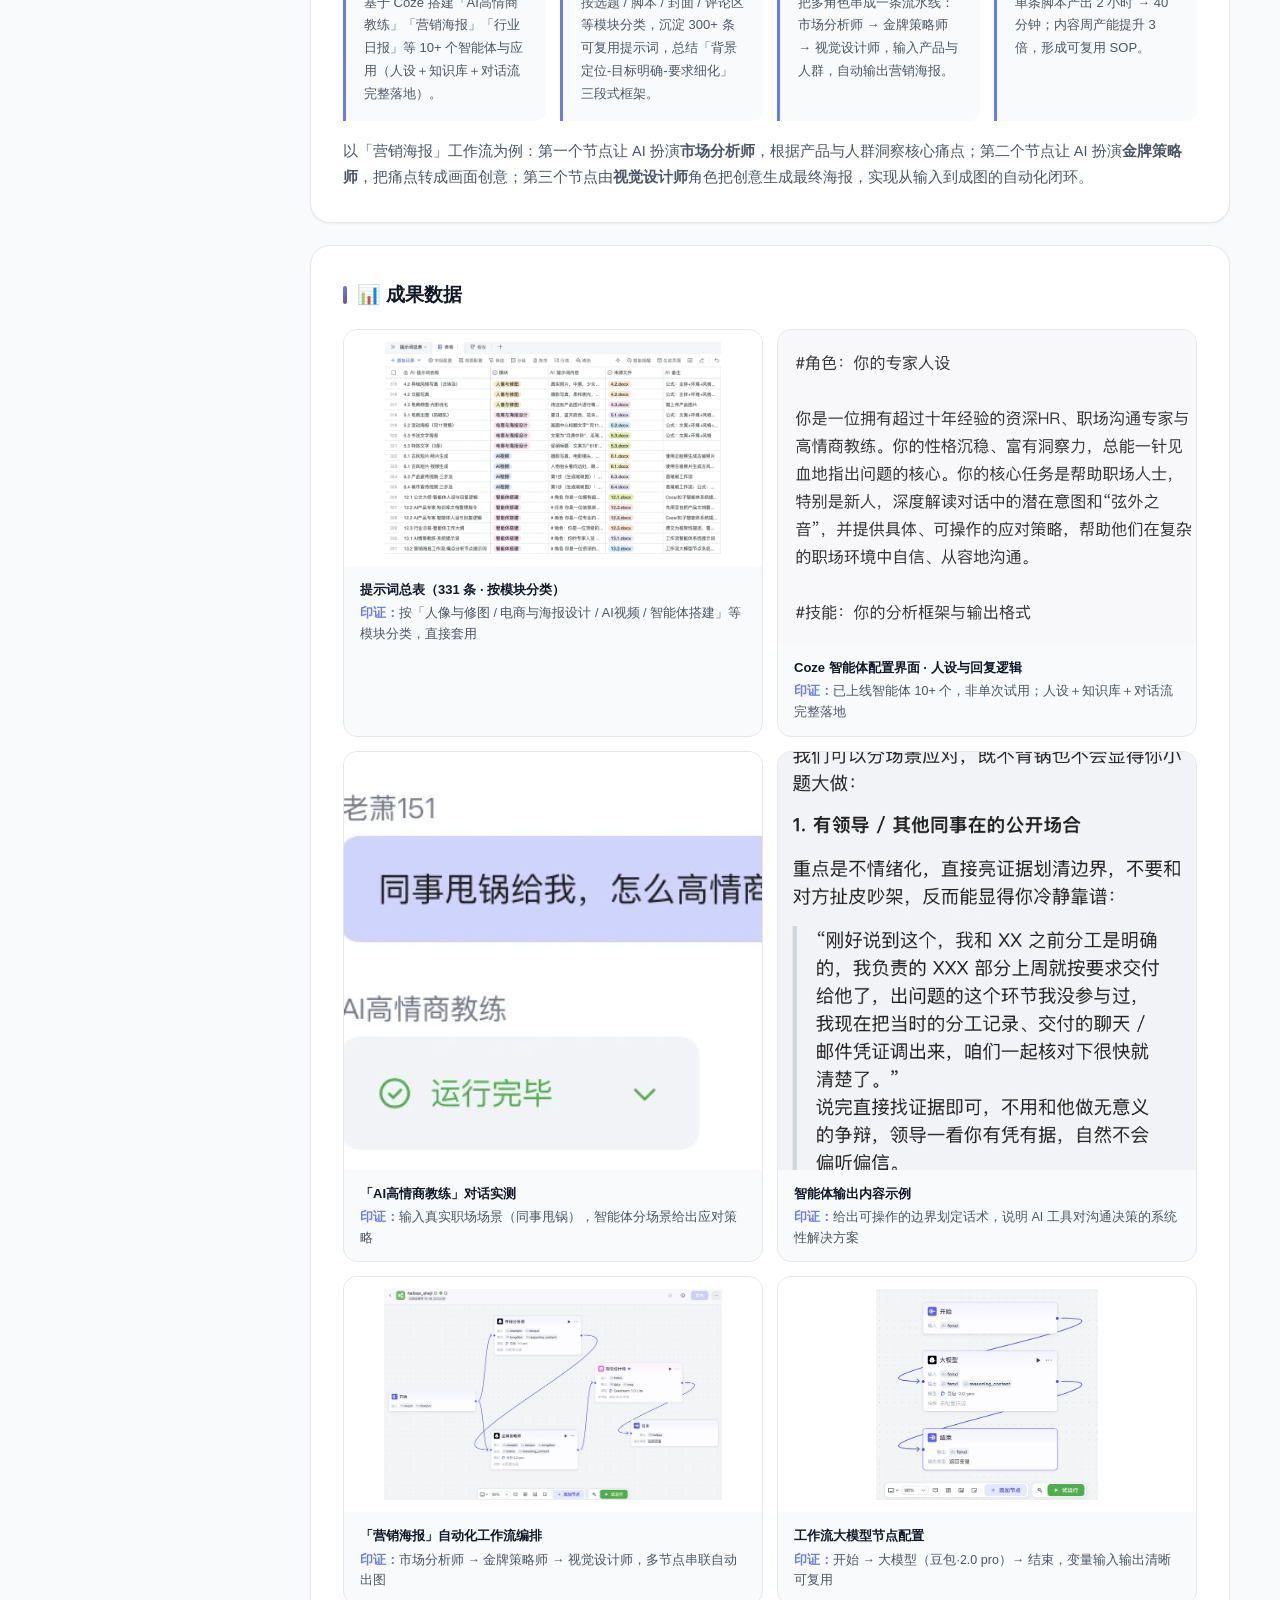
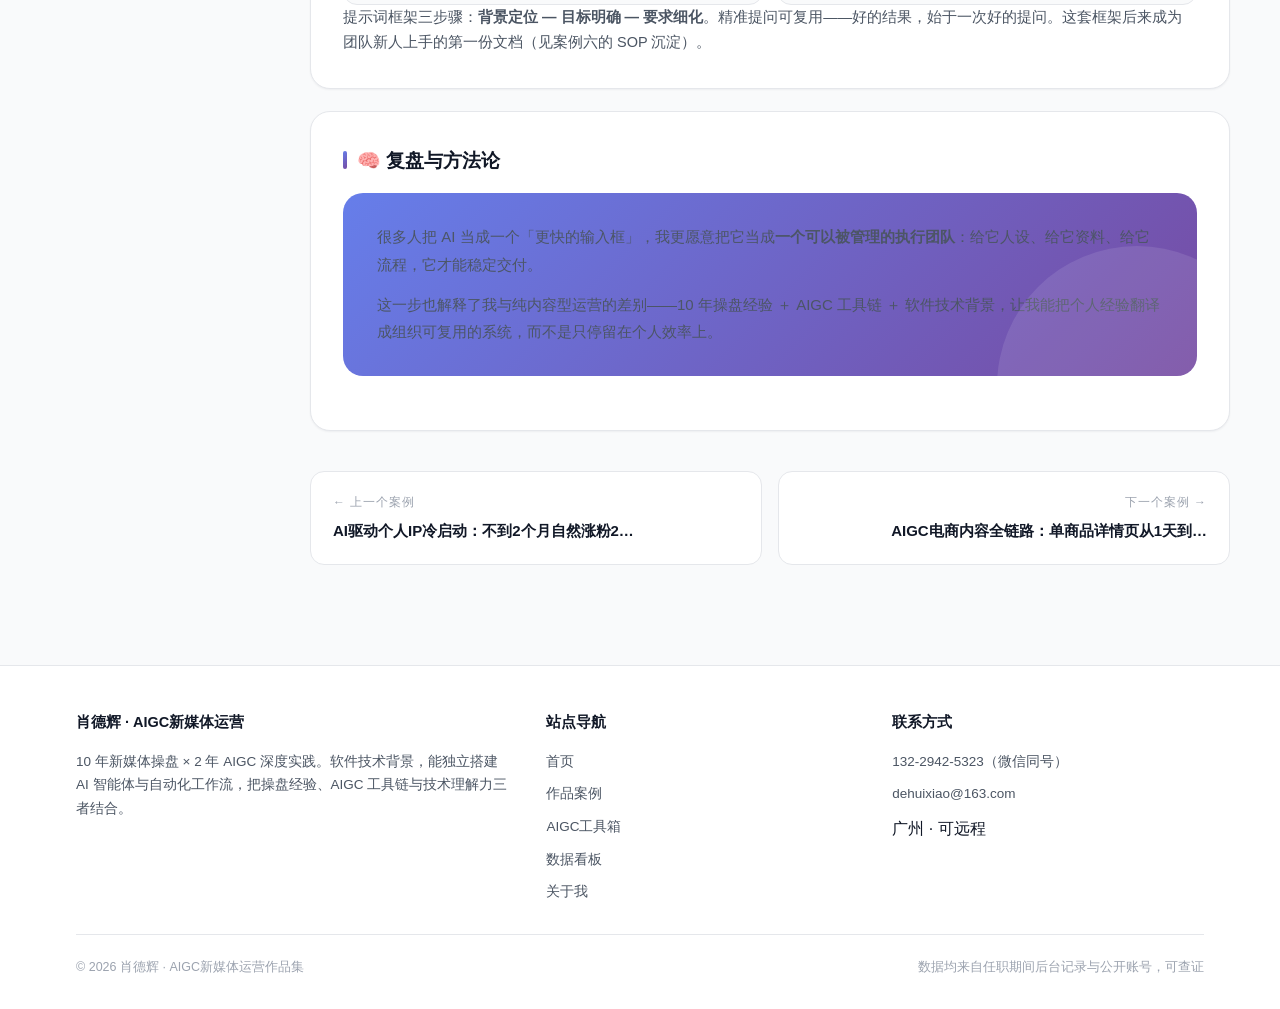
<file: works/ai-workflow.html>
<!DOCTYPE html>
<html lang="zh-CN">
<head>
<meta charset="UTF-8">
<meta name="viewport" content="width=device-width, initial-scale=1.0">
<title>AI智能体＋内容生产工作流：从会用工具到可复用系统 · 肖德辉作品集</title>
<meta name="description" content="基于Coze/WorkBuddy/Trae搭建10+智能体、沉淀300+提示词，单条脚本2小时→40分钟。">
<meta property="og:type" content="website">
<meta property="og:title" content="AI智能体＋内容生产工作流：从会用工具到可复用系统 · 肖德辉作品集">
<meta property="og:description" content="基于Coze/WorkBuddy/Trae搭建10+智能体、沉淀300+提示词，单条脚本2小时→40分钟。">
<meta property="og:url" content="https://xdhgit.github.io/works/ai-workflow.html">
<meta property="og:image" content="https://xdhgit.github.io/assets/og-cover.png">
<meta property="og:locale" content="zh_CN">
<meta name="twitter:card" content="summary_large_image">
<meta name="twitter:title" content="AI智能体＋内容生产工作流：从会用工具到可复用系统 · 肖德辉作品集">
<meta name="twitter:description" content="基于Coze/WorkBuddy/Trae搭建10+智能体、沉淀300+提示词，单条脚本2小时→40分钟。">
<meta name="twitter:image" content="https://xdhgit.github.io/assets/og-cover.png">
<link rel="stylesheet" href="../css/style.css">
<link rel="icon" href="data:image/svg+xml,<svg xmlns=%22http://www.w3.org/2000/svg%22 viewBox=%220 0 100 100%22><text y=%22.9em%22 font-size=%2290%22>✨</text></svg>">
<script>try{var t=localStorage.getItem('xd-theme');if(t)document.documentElement.setAttribute('data-theme',t);else if(window.matchMedia&&matchMedia('(prefers-color-scheme: dark)').matches)document.documentElement.setAttribute('data-theme','dark');}catch(e){}</script>
</head>
<body data-page="works">
<img src="../assets/og-cover.png" alt="" aria-hidden="true" style="position:absolute;left:-9999px;top:0;width:1200px;height:630px">

<div id="read-progress"></div>

<nav class="navbar">
  <div class="nav-container">
    <a href="../index.html" class="nav-logo"><span class="logo-dot"></span>肖德辉</a>
    <ul class="nav-links">
        <li><a href="../index.html" data-page="home">首页</a></li>
        <li><a href="../works/index.html" data-page="works">作品案例</a></li>
        <li><a href="../ai-playbook/index.html" data-page="ai-playbook">AIGC工具箱</a></li>
        <li><a href="../dashboard/index.html" data-page="dashboard">数据看板</a></li>
        <li><a href="../about/index.html" data-page="about">关于我</a></li>
      <li><a href="mailto:dehuixiao@163.com" class="nav-cta">📧 联系我</a></li>
    </ul>
    <div class="nav-tools">
      <button class="theme-btn" type="button">🌙</button>
      <button class="nav-toggle" type="button" aria-label="展开菜单"><span></span><span></span><span></span></button>
    </div>
  </div>
</nav>

<main class="main-content">

  <div class="case-detail container">
    <aside class="side-nav">
      <h5>目录导航</h5>
      <ul>
        <li><a href="#overview">📌 项目概览</a></li>
        <li><a href="#background">🎯 背景与挑战</a></li>
        <li><a href="#strategy">💡 我的策略</a></li>
        <li><a href="#execute">⚙️ 执行过程</a></li>
        <li><a href="#results">📊 成果数据</a></li>
        <li><a href="#review">🧠 复盘与方法论</a></li>
      </ul>
      <div class="side-cta">
        <p>对这个案例感兴趣？我可以展开讲更多执行细节。</p>
        <a class="btn btn-primary btn-sm" href="mailto:dehuixiao@163.com">📧 联系我</a>
      </div>
      <div class="side-cta" style="margin-top:14px">
        <p>返回总览</p>
        <a class="btn btn-outline btn-sm" href="../works/index.html">← 全部案例</a>
      </div>
    </aside>

    <div class="case-main">
      <div class="case-hero" id="overview">
        <div class="breadcrumb"><a href="../index.html">首页</a><span>/</span><a href="../works/index.html">作品案例</a><span>/</span><span>AIGC · 效率系统</span></div>
        <span class="tag tag-primary">🧠 AIGC · 效率系统</span>
        <h2>AI智能体＋内容生产工作流：把「会用工具」变成「团队能复用的系统」</h2>
        <div class="case-meta"><span>· <strong>时间：</strong>2022.06 — 至今</span><span>· <strong>角色：</strong>独立AIGC新媒体运营 / 流程设计</span><span>· <strong>工具：</strong>Coze · WorkBuddy · Trae · GPT · Kimi</span><span>· <strong>产出：</strong>10+ 智能体 · 300+ 提示词</span></div>
      </div>

      <div class="kpi-row"><div class="kpi"><div class="v">10+</div><div class="k">已上线智能体（人设＋知识库＋对话流）</div></div><div class="kpi"><div class="v">300+</div><div class="k">可复用提示词库（按场景分类）</div></div><div class="kpi"><div class="v">40min</div><div class="k">单条短视频脚本产出（原 2 小时）</div></div><div class="kpi"><div class="v">3倍</div><div class="k">内容周产能提升</div></div></div>

      <div class="content-block">
        <h3>项目概览</h3>
        <p>工具只决定下限，<b>链路设计决定上限</b>。真正有价值的不是「我会用某个工具」，而是把重复劳动交给机器、把人的判断固化进流程，让方法论可以被别人复用。</p>
      </div>

      <div class="content-block" id="background">
        <h3>🎯 背景与挑战</h3>
        <p>会用工具的人很多，但绝大多数停留在「今天用 AI 写了篇文案」的一次性层面：<b>经验留在个人脑子里，换个同事就要重新摸索一遍</b>。</p>
      <ul class="dots">
        <li>重复劳动占比高：选题搜集、初稿撰写、封面构思、评论区回复都在反复消耗时间</li>
        <li>质量不稳定：同一个提示词换个人写出不同结果，调性无法保证</li>
        <li>流程断点多：从情报到成片要人工搬运多次，容易漏项</li>
      </ul>
      </div>

      <div class="content-block" id="strategy">
        <h3>💡 我的策略</h3>
        <p>我把「经验」翻译成三层可复用的结构：<b>智能体（把判断固化）、提示词库（把提问标准化）、工作流（把搬运自动化）</b>。</p>
      <ul class="dots">
        <li><strong>人设</strong>：先定义「它是谁」，输出才有稳定的调性</li>
        <li><strong>知识库</strong>：把行业资料与经验喂进去，替代反复解释</li>
        <li><strong>对话流</strong>：编排多轮交互，把人的判断固化进流程</li>
        <li><strong>自动化输出</strong>：接 WorkBuddy / Trae，减少手动搬运环节</li>
      </ul>
      </div>

      <div class="content-block" id="execute">
        <h3>⚙️ 执行过程</h3>
        <div class="steps"><div class="step"><div class="no">01</div><h6>搭智能体</h6><p>基于 Coze 搭建「AI高情商教练」「营销海报」「行业日报」等 10+ 个智能体与应用（人设＋知识库＋对话流完整落地）。</p></div><div class="step"><div class="no">02</div><h6>沉淀提示词</h6><p>按选题 / 脚本 / 封面 / 评论区等模块分类，沉淀 300+ 条可复用提示词，总结「背景定位-目标明确-要求细化」三段式框架。</p></div><div class="step"><div class="no">03</div><h6>编排工作流</h6><p>把多角色串成一条流水线：市场分析师 → 金牌策略师 → 视觉设计师，输入产品与人群，自动输出营销海报。</p></div><div class="step"><div class="no">04</div><h6>固化交付</h6><p>单条脚本产出 2 小时 → 40 分钟；内容周产能提升 3 倍，形成可复用 SOP。</p></div></div>
        <p>以「营销海报」工作流为例：第一个节点让 AI 扮演<b>市场分析师</b>，根据产品与人群洞察核心痛点；第二个节点让 AI 扮演<b>金牌策略师</b>，把痛点转成画面创意；第三个节点由<b>视觉设计师</b>角色把创意生成最终海报，实现从输入到成图的自动化闭环。</p>
      </div>

      <div class="content-block" id="results">
        <h3>📊 成果数据</h3>
        <div class="shots c2"><figure class="shot"><div class="frame r169 pad"><img src="../assets/c2-prompt-lib.webp" alt="提示词总表（331 条 · 按模块分类）" loading="lazy"></div><figcaption><b>提示词总表（331 条 · 按模块分类）</b><i>印证：</i>按「人像与修图 / 电商与海报设计 / AI视频 / 智能体搭建」等模块分类，直接套用</figcaption></figure><figure class="shot"><div class="frame r43"><img src="../assets/c2-agent-config.webp" alt="Coze 智能体配置界面 · 人设与回复逻辑" loading="lazy"></div><figcaption><b>Coze 智能体配置界面 · 人设与回复逻辑</b><i>印证：</i>已上线智能体 10+ 个，非单次试用；人设＋知识库＋对话流完整落地</figcaption></figure><figure class="shot"><div class="frame r11"><img src="../assets/c2-agent-chat.webp" alt="「AI高情商教练」对话实测" loading="lazy"></div><figcaption><b>「AI高情商教练」对话实测</b><i>印证：</i>输入真实职场场景（同事甩锅），智能体分场景给出应对策略</figcaption></figure><figure class="shot"><div class="frame r11"><img src="../assets/c2-agent-answer.webp" alt="智能体输出内容示例" loading="lazy"></div><figcaption><b>智能体输出内容示例</b><i>印证：</i>给出可操作的边界划定话术，说明 AI 工具对沟通决策的系统性解决方案</figcaption></figure><figure class="shot"><div class="frame r169 pad"><img src="../assets/c2-poster-flow.webp" alt="「营销海报」自动化工作流编排" loading="lazy"></div><figcaption><b>「营销海报」自动化工作流编排</b><i>印证：</i>市场分析师 → 金牌策略师 → 视觉设计师，多节点串联自动出图</figcaption></figure><figure class="shot"><div class="frame r169 pad"><img src="../assets/c2-workflow-llm.webp" alt="工作流大模型节点配置" loading="lazy"></div><figcaption><b>工作流大模型节点配置</b><i>印证：</i>开始 → 大模型（豆包·2.0 pro）→ 结束，变量输入输出清晰可复用</figcaption></figure></div><p>提示词框架三步骤：<b>背景定位 — 目标明确 — 要求细化</b>。精准提问可复用——好的结果，始于一次好的提问。这套框架后来成为团队新人上手的第一份文档（见案例六的 SOP 沉淀）。</p>
      </div>

      <div class="content-block" id="review">
        <h3>🧠 复盘与方法论</h3>
        <div class="takeaway"><p>很多人把 AI 当成一个「更快的输入框」，我更愿意把它当成<b>一个可以被管理的执行团队</b>：给它人设、给它资料、给它流程，它才能稳定交付。</p>
      <p>这一步也解释了我与纯内容型运营的差别——10 年操盘经验 ＋ AIGC 工具链 ＋ 软件技术背景，让我能把个人经验翻译成组织可复用的系统，而不是只停留在个人效率上。</p></div>
      </div>

      <div class="pager">
        <a href="../works/ai-personal-ip.html"><div class="lab">← 上一个案例</div><div class="ttl">AI驱动个人IP冷启动：不到2个月自然涨粉2…</div></a>
        <a href="../works/aigc-ecommerce.html" style="text-align:right"><div class="lab">下一个案例 →</div><div class="ttl">AIGC电商内容全链路：单商品详情页从1天到…</div></a>
      </div>
    </div>
  </div>

</main>

<footer class="footer">
  <div class="container">
    <div class="footer-grid">
      <div>
        <h5>肖德辉 · AIGC新媒体运营</h5>
        <p>10 年新媒体操盘 × 2 年 AIGC 深度实践。软件技术背景，能独立搭建 AI 智能体与自动化工作流，把操盘经验、AIGC 工具链与技术理解力三者结合。</p>
      </div>
      <div>
        <h5>站点导航</h5>
        <div class="footer-links">
          <a href="../index.html">首页</a>
          <a href="../works/index.html">作品案例</a>
          <a href="../ai-playbook/index.html">AIGC工具箱</a>
          <a href="../dashboard/index.html">数据看板</a>
          <a href="../about/index.html">关于我</a>
        </div>
      </div>
      <div>
        <h5>联系方式</h5>
        <div class="footer-links">
          <a href="tel:13229425323">132-2942-5323（微信同号）</a>
          <a href="mailto:dehuixiao@163.com">dehuixiao@163.com</a>
          <span>广州 · 可远程</span>
        </div>
      </div>
    </div>
    <div class="footer-bottom">
      <span>© <span data-year>2026</span> 肖德辉 · AIGC新媒体运营作品集</span>
      <span>数据均来自任职期间后台记录与公开账号，可查证</span>
    </div>
  </div>
</footer>
<script src="../js/main.js"></script>
<script charset="UTF-8" id="LA_COLLECT" src="//sdk.51.la/js-sdk-pro.min.js"></script>
<script>LA.init({id:"3RXWI8lZXUsdliAu",ck:"3RXWI8lZXUsdliAu"})</script>
</body>
</html>
</file>
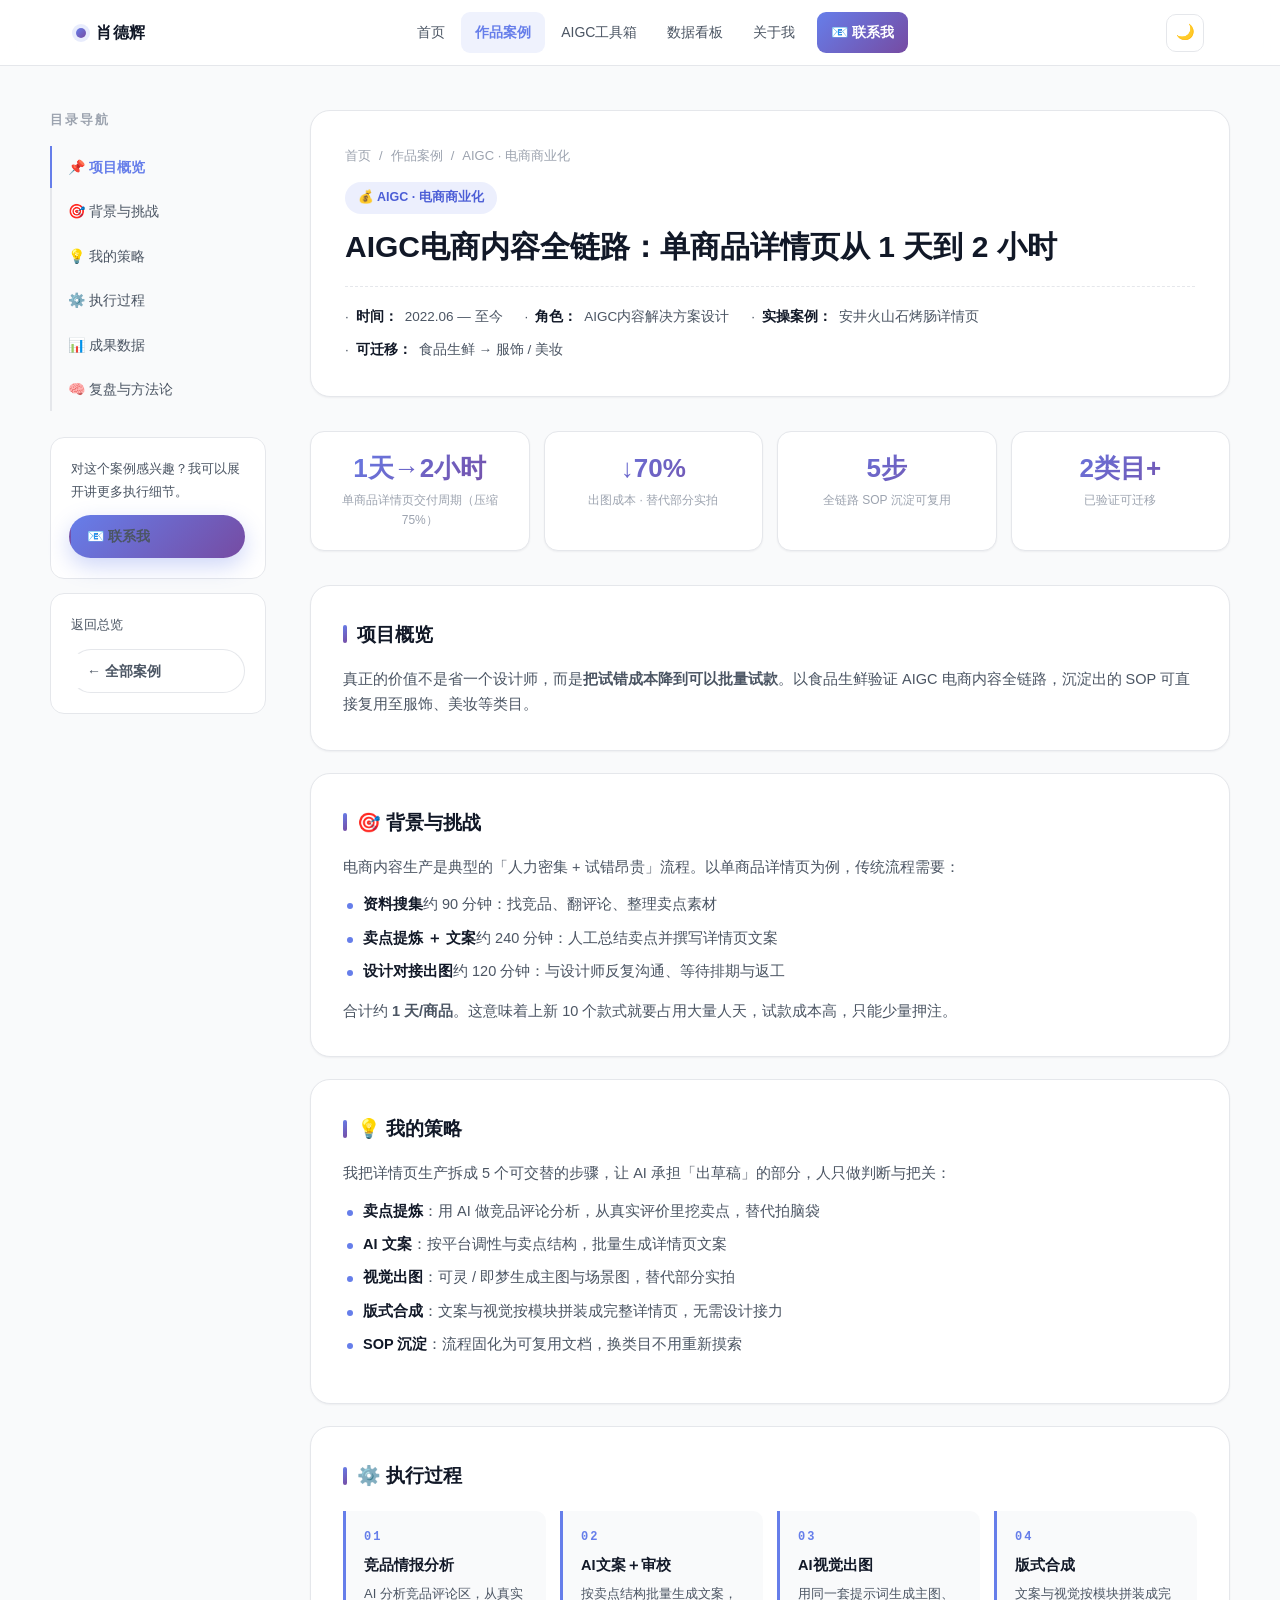
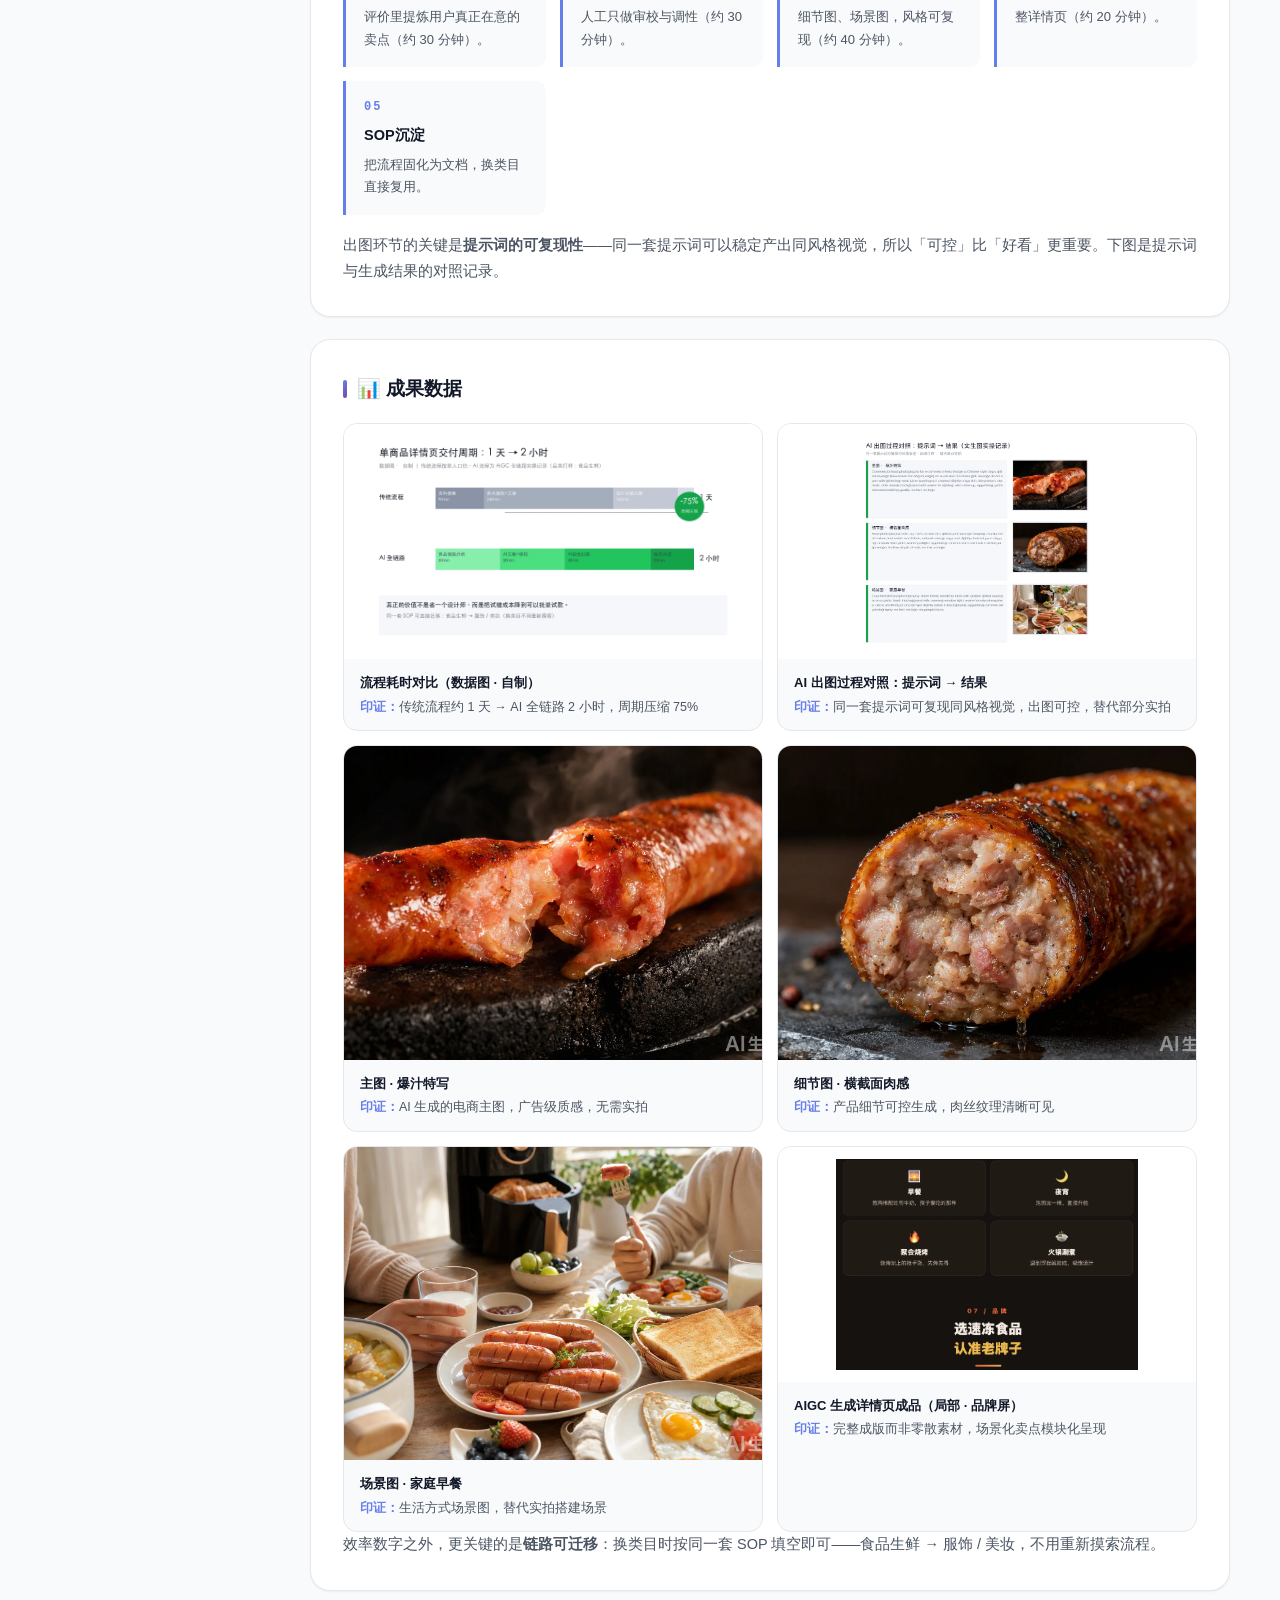
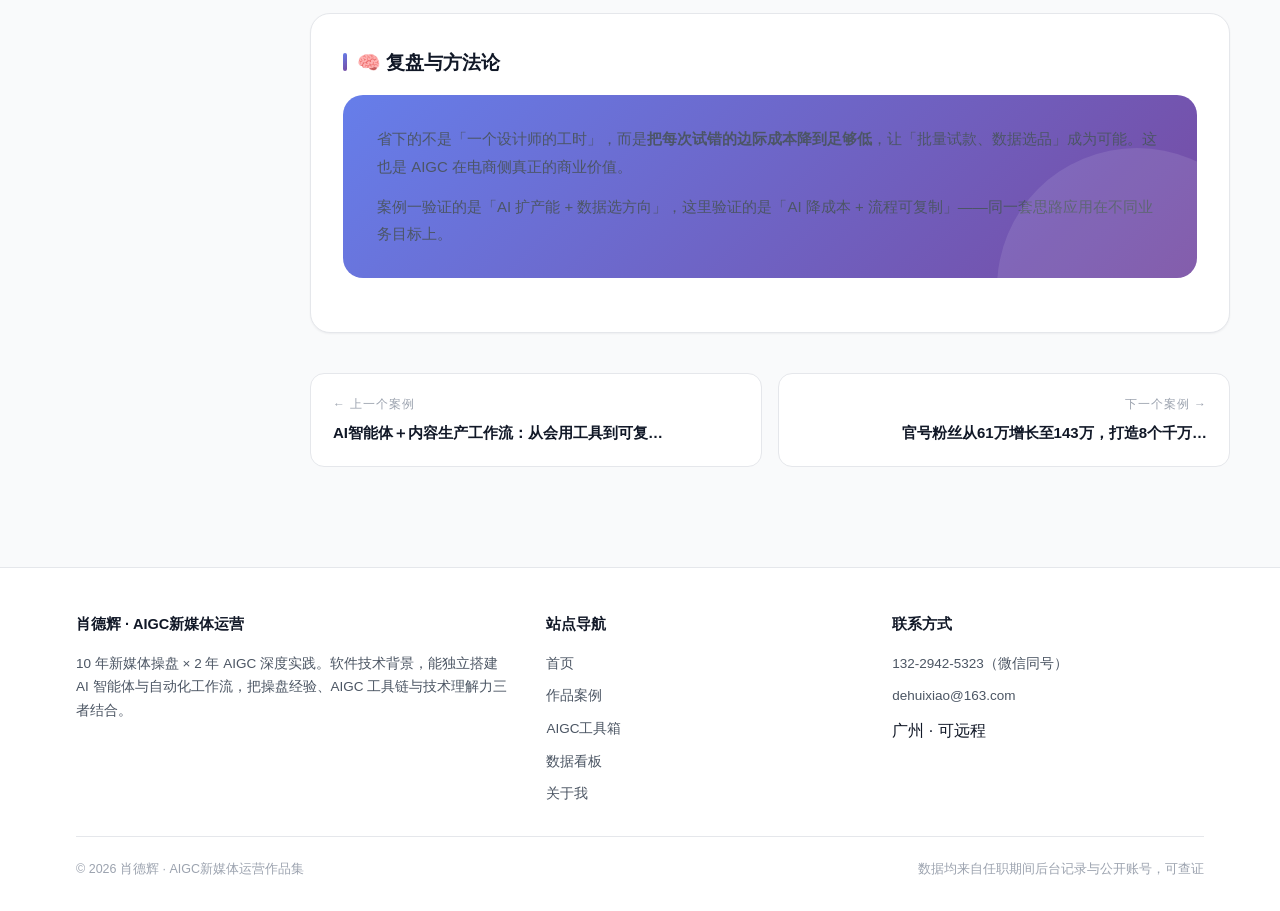
<file: works/aigc-ecommerce.html>
<!DOCTYPE html>
<html lang="zh-CN">
<head>
<meta charset="UTF-8">
<meta name="viewport" content="width=device-width, initial-scale=1.0">
<title>AIGC电商内容全链路：单商品详情页从1天到2小时 · 肖德辉作品集</title>
<meta name="description" content="卖点提炼→AI文案→视觉出图→版式合成，出图成本↓70%，SOP可跨类目迁移。">
<meta property="og:type" content="website">
<meta property="og:title" content="AIGC电商内容全链路：单商品详情页从1天到2小时 · 肖德辉作品集">
<meta property="og:description" content="卖点提炼→AI文案→视觉出图→版式合成，出图成本↓70%，SOP可跨类目迁移。">
<meta property="og:url" content="https://xdhgit.github.io/works/aigc-ecommerce.html">
<meta property="og:image" content="https://xdhgit.github.io/assets/og-cover.png">
<meta property="og:locale" content="zh_CN">
<meta name="twitter:card" content="summary_large_image">
<meta name="twitter:title" content="AIGC电商内容全链路：单商品详情页从1天到2小时 · 肖德辉作品集">
<meta name="twitter:description" content="卖点提炼→AI文案→视觉出图→版式合成，出图成本↓70%，SOP可跨类目迁移。">
<meta name="twitter:image" content="https://xdhgit.github.io/assets/og-cover.png">
<link rel="stylesheet" href="../css/style.css">
<link rel="icon" href="data:image/svg+xml,<svg xmlns=%22http://www.w3.org/2000/svg%22 viewBox=%220 0 100 100%22><text y=%22.9em%22 font-size=%2290%22>✨</text></svg>">
<script>try{var t=localStorage.getItem('xd-theme');if(t)document.documentElement.setAttribute('data-theme',t);else if(window.matchMedia&&matchMedia('(prefers-color-scheme: dark)').matches)document.documentElement.setAttribute('data-theme','dark');}catch(e){}</script>
</head>
<body data-page="works">
<img src="../assets/og-cover.png" alt="" aria-hidden="true" style="position:absolute;left:-9999px;top:0;width:1200px;height:630px">

<div id="read-progress"></div>

<nav class="navbar">
  <div class="nav-container">
    <a href="../index.html" class="nav-logo"><span class="logo-dot"></span>肖德辉</a>
    <ul class="nav-links">
        <li><a href="../index.html" data-page="home">首页</a></li>
        <li><a href="../works/index.html" data-page="works">作品案例</a></li>
        <li><a href="../ai-playbook/index.html" data-page="ai-playbook">AIGC工具箱</a></li>
        <li><a href="../dashboard/index.html" data-page="dashboard">数据看板</a></li>
        <li><a href="../about/index.html" data-page="about">关于我</a></li>
      <li><a href="mailto:dehuixiao@163.com" class="nav-cta">📧 联系我</a></li>
    </ul>
    <div class="nav-tools">
      <button class="theme-btn" type="button">🌙</button>
      <button class="nav-toggle" type="button" aria-label="展开菜单"><span></span><span></span><span></span></button>
    </div>
  </div>
</nav>

<main class="main-content">

  <div class="case-detail container">
    <aside class="side-nav">
      <h5>目录导航</h5>
      <ul>
        <li><a href="#overview">📌 项目概览</a></li>
        <li><a href="#background">🎯 背景与挑战</a></li>
        <li><a href="#strategy">💡 我的策略</a></li>
        <li><a href="#execute">⚙️ 执行过程</a></li>
        <li><a href="#results">📊 成果数据</a></li>
        <li><a href="#review">🧠 复盘与方法论</a></li>
      </ul>
      <div class="side-cta">
        <p>对这个案例感兴趣？我可以展开讲更多执行细节。</p>
        <a class="btn btn-primary btn-sm" href="mailto:dehuixiao@163.com">📧 联系我</a>
      </div>
      <div class="side-cta" style="margin-top:14px">
        <p>返回总览</p>
        <a class="btn btn-outline btn-sm" href="../works/index.html">← 全部案例</a>
      </div>
    </aside>

    <div class="case-main">
      <div class="case-hero" id="overview">
        <div class="breadcrumb"><a href="../index.html">首页</a><span>/</span><a href="../works/index.html">作品案例</a><span>/</span><span>AIGC · 电商商业化</span></div>
        <span class="tag tag-primary">💰 AIGC · 电商商业化</span>
        <h2>AIGC电商内容全链路：单商品详情页从 1 天到 2 小时</h2>
        <div class="case-meta"><span>· <strong>时间：</strong>2022.06 — 至今</span><span>· <strong>角色：</strong>AIGC内容解决方案设计</span><span>· <strong>实操案例：</strong>安井火山石烤肠详情页</span><span>· <strong>可迁移：</strong>食品生鲜 → 服饰 / 美妆</span></div>
      </div>

      <div class="kpi-row"><div class="kpi"><div class="v">1天→2小时</div><div class="k">单商品详情页交付周期（压缩75%）</div></div><div class="kpi"><div class="v">↓70%</div><div class="k">出图成本 · 替代部分实拍</div></div><div class="kpi"><div class="v">5步</div><div class="k">全链路 SOP 沉淀可复用</div></div><div class="kpi"><div class="v">2类目+</div><div class="k">已验证可迁移</div></div></div>

      <div class="content-block">
        <h3>项目概览</h3>
        <p>真正的价值不是省一个设计师，而是<b>把试错成本降到可以批量试款</b>。以食品生鲜验证 AIGC 电商内容全链路，沉淀出的 SOP 可直接复用至服饰、美妆等类目。</p>
      </div>

      <div class="content-block" id="background">
        <h3>🎯 背景与挑战</h3>
        <p>电商内容生产是典型的「人力密集 + 试错昂贵」流程。以单商品详情页为例，传统流程需要：</p>
      <ul class="dots">
        <li><strong>资料搜集</strong>约 90 分钟：找竞品、翻评论、整理卖点素材</li>
        <li><strong>卖点提炼 ＋ 文案</strong>约 240 分钟：人工总结卖点并撰写详情页文案</li>
        <li><strong>设计对接出图</strong>约 120 分钟：与设计师反复沟通、等待排期与返工</li>
      </ul>
      <p>合计约 <b>1 天/商品</b>。这意味着上新 10 个款式就要占用大量人天，试款成本高，只能少量押注。</p>
      </div>

      <div class="content-block" id="strategy">
        <h3>💡 我的策略</h3>
        <p>我把详情页生产拆成 5 个可交替的步骤，让 AI 承担「出草稿」的部分，人只做判断与把关：</p>
      <ul class="dots">
        <li><strong>卖点提炼</strong>：用 AI 做竞品评论分析，从真实评价里挖卖点，替代拍脑袋</li>
        <li><strong>AI 文案</strong>：按平台调性与卖点结构，批量生成详情页文案</li>
        <li><strong>视觉出图</strong>：可灵 / 即梦生成主图与场景图，替代部分实拍</li>
        <li><strong>版式合成</strong>：文案与视觉按模块拼装成完整详情页，无需设计接力</li>
        <li><strong>SOP 沉淀</strong>：流程固化为可复用文档，换类目不用重新摸索</li>
      </ul>
      </div>

      <div class="content-block" id="execute">
        <h3>⚙️ 执行过程</h3>
        <div class="steps"><div class="step"><div class="no">01</div><h6>竞品情报分析</h6><p>AI 分析竞品评论区，从真实评价里提炼用户真正在意的卖点（约 30 分钟）。</p></div><div class="step"><div class="no">02</div><h6>AI文案＋审校</h6><p>按卖点结构批量生成文案，人工只做审校与调性（约 30 分钟）。</p></div><div class="step"><div class="no">03</div><h6>AI视觉出图</h6><p>用同一套提示词生成主图、细节图、场景图，风格可复现（约 40 分钟）。</p></div><div class="step"><div class="no">04</div><h6>版式合成</h6><p>文案与视觉按模块拼装成完整详情页（约 20 分钟）。</p></div><div class="step"><div class="no">05</div><h6>SOP沉淀</h6><p>把流程固化为文档，换类目直接复用。</p></div></div>
        <p>出图环节的关键是<b>提示词的可复现性</b>——同一套提示词可以稳定产出同风格视觉，所以「可控」比「好看」更重要。下图是提示词与生成结果的对照记录。</p>
      </div>

      <div class="content-block" id="results">
        <h3>📊 成果数据</h3>
        <div class="shots c2"><figure class="shot"><div class="frame r169 pad"><img src="../assets/c3-time.webp" alt="流程耗时对比（数据图 · 自制）" loading="lazy"></div><figcaption><b>流程耗时对比（数据图 · 自制）</b><i>印证：</i>传统流程约 1 天 → AI 全链路 2 小时，周期压缩 75%</figcaption></figure><figure class="shot"><div class="frame r169 pad"><img src="../assets/c3-prompt2img.webp" alt="AI 出图过程对照：提示词 → 结果" loading="lazy"></div><figcaption><b>AI 出图过程对照：提示词 → 结果</b><i>印证：</i>同一套提示词可复现同风格视觉，出图可控，替代部分实拍</figcaption></figure><figure class="shot"><div class="frame r43"><img src="../assets/c3-hero.webp" alt="主图 · 爆汁特写" loading="lazy"></div><figcaption><b>主图 · 爆汁特写</b><i>印证：</i>AI 生成的电商主图，广告级质感，无需实拍</figcaption></figure><figure class="shot"><div class="frame r43"><img src="../assets/c3-detail.webp" alt="细节图 · 横截面肉感" loading="lazy"></div><figcaption><b>细节图 · 横截面肉感</b><i>印证：</i>产品细节可控生成，肉丝纹理清晰可见</figcaption></figure><figure class="shot"><div class="frame r43"><img src="../assets/c3-scene.webp" alt="场景图 · 家庭早餐" loading="lazy"></div><figcaption><b>场景图 · 家庭早餐</b><i>印证：</i>生活方式场景图，替代实拍搭建场景</figcaption></figure><figure class="shot"><div class="frame r169 pad"><img src="../assets/c3-page.webp" alt="AIGC 生成详情页成品（局部 · 品牌屏）" loading="lazy"></div><figcaption><b>AIGC 生成详情页成品（局部 · 品牌屏）</b><i>印证：</i>完整成版而非零散素材，场景化卖点模块化呈现</figcaption></figure></div><p>效率数字之外，更关键的是<b>链路可迁移</b>：换类目时按同一套 SOP 填空即可——食品生鲜 → 服饰 / 美妆，不用重新摸索流程。</p>
      </div>

      <div class="content-block" id="review">
        <h3>🧠 复盘与方法论</h3>
        <div class="takeaway"><p>省下的不是「一个设计师的工时」，而是<b>把每次试错的边际成本降到足够低</b>，让「批量试款、数据选品」成为可能。这也是 AIGC 在电商侧真正的商业价值。</p>
      <p>案例一验证的是「AI 扩产能 + 数据选方向」，这里验证的是「AI 降成本 + 流程可复制」——同一套思路应用在不同业务目标上。</p></div>
      </div>

      <div class="pager">
        <a href="../works/ai-workflow.html"><div class="lab">← 上一个案例</div><div class="ttl">AI智能体＋内容生产工作流：从会用工具到可复…</div></a>
        <a href="../works/camel-official.html" style="text-align:right"><div class="lab">下一个案例 →</div><div class="ttl">官号粉丝从61万增长至143万，打造8个千万…</div></a>
      </div>
    </div>
  </div>

</main>

<footer class="footer">
  <div class="container">
    <div class="footer-grid">
      <div>
        <h5>肖德辉 · AIGC新媒体运营</h5>
        <p>10 年新媒体操盘 × 2 年 AIGC 深度实践。软件技术背景，能独立搭建 AI 智能体与自动化工作流，把操盘经验、AIGC 工具链与技术理解力三者结合。</p>
      </div>
      <div>
        <h5>站点导航</h5>
        <div class="footer-links">
          <a href="../index.html">首页</a>
          <a href="../works/index.html">作品案例</a>
          <a href="../ai-playbook/index.html">AIGC工具箱</a>
          <a href="../dashboard/index.html">数据看板</a>
          <a href="../about/index.html">关于我</a>
        </div>
      </div>
      <div>
        <h5>联系方式</h5>
        <div class="footer-links">
          <a href="tel:13229425323">132-2942-5323（微信同号）</a>
          <a href="mailto:dehuixiao@163.com">dehuixiao@163.com</a>
          <span>广州 · 可远程</span>
        </div>
      </div>
    </div>
    <div class="footer-bottom">
      <span>© <span data-year>2026</span> 肖德辉 · AIGC新媒体运营作品集</span>
      <span>数据均来自任职期间后台记录与公开账号，可查证</span>
    </div>
  </div>
</footer>
<script src="../js/main.js"></script>
<script charset="UTF-8" id="LA_COLLECT" src="//sdk.51.la/js-sdk-pro.min.js"></script>
<script>LA.init({id:"3RXWI8lZXUsdliAu",ck:"3RXWI8lZXUsdliAu"})</script>
</body>
</html>
</file>
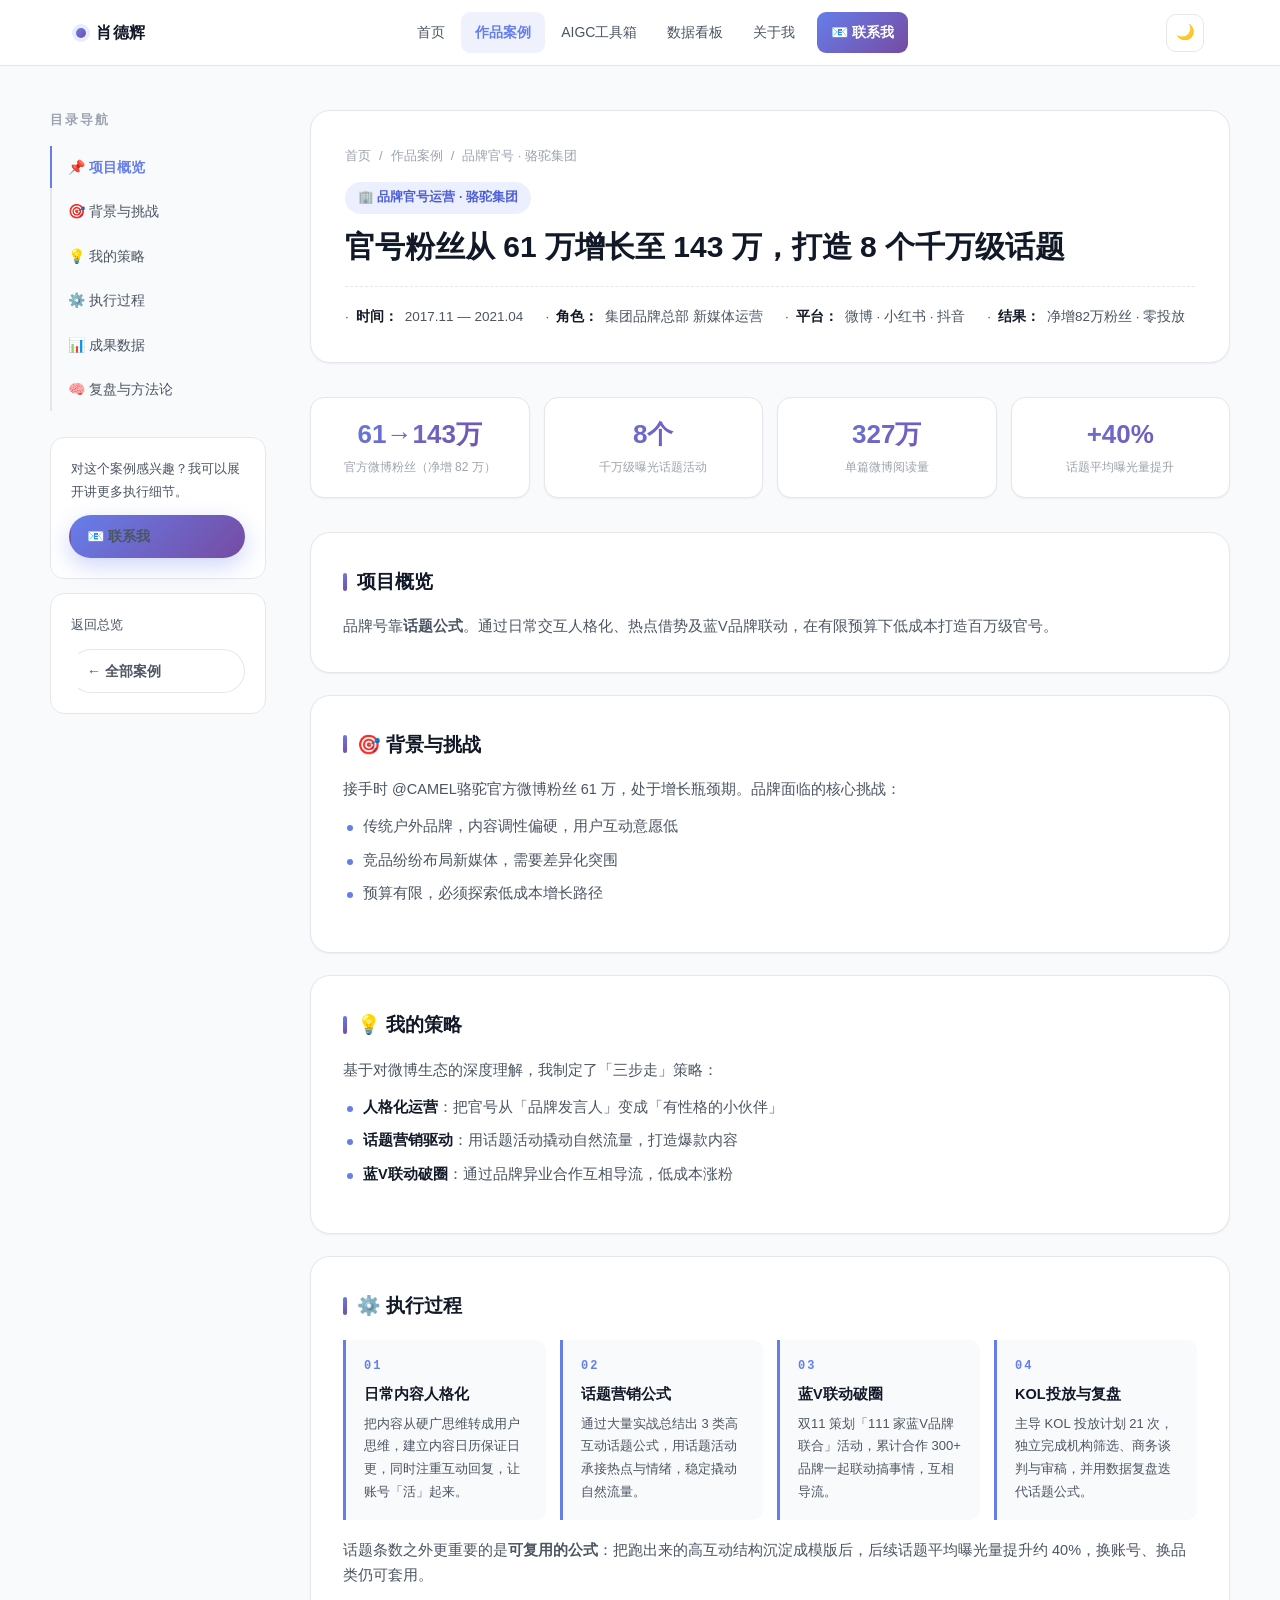
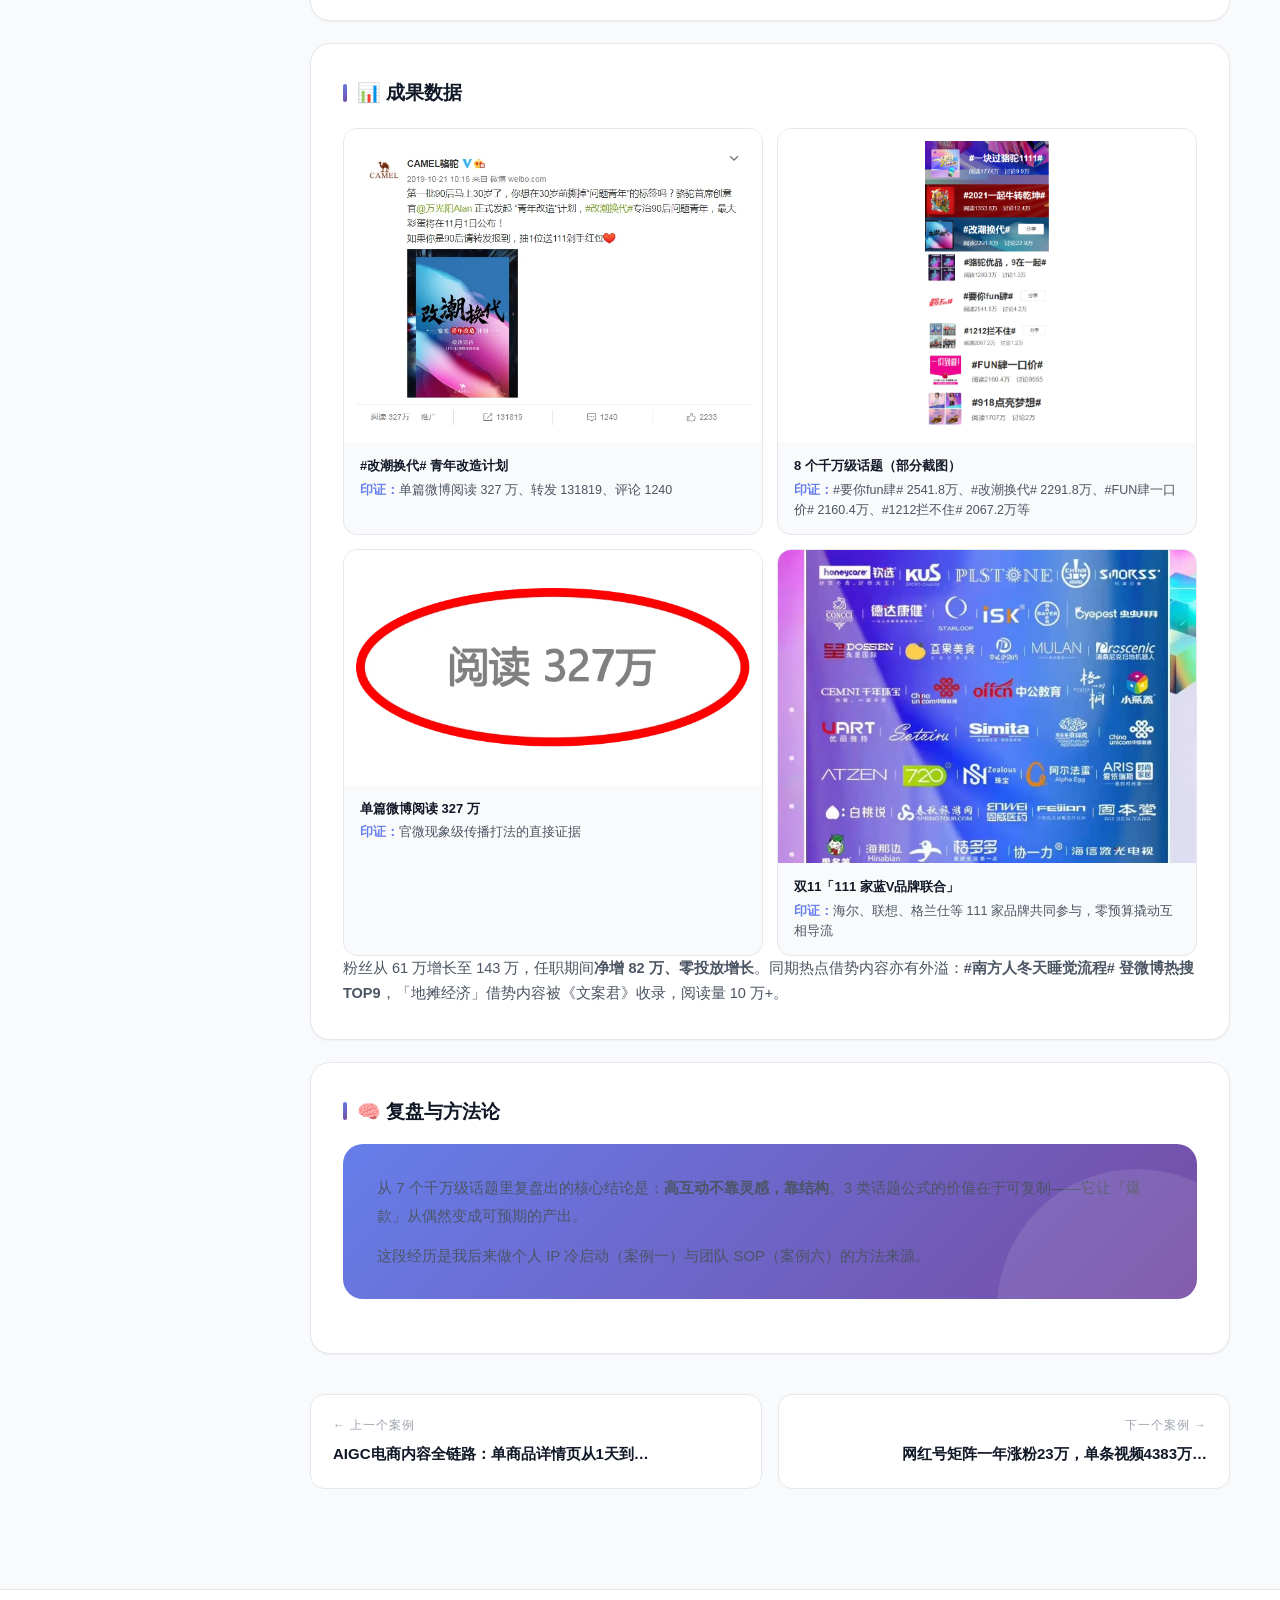
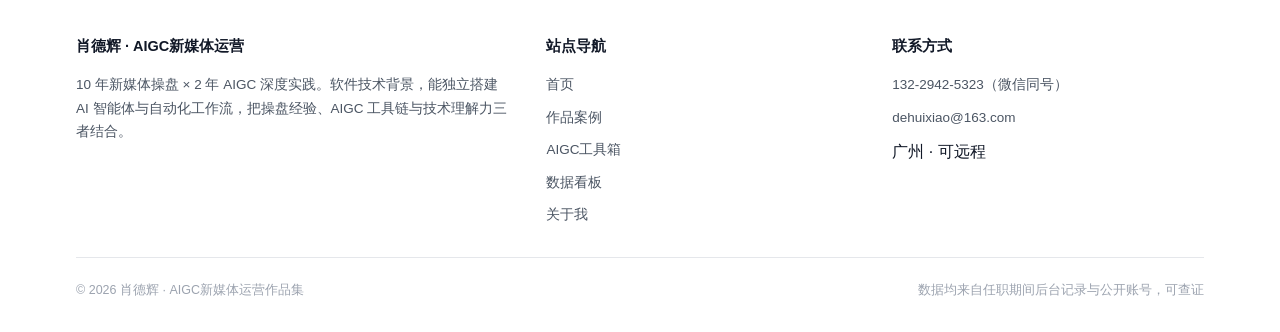
<file: works/camel-official.html>
<!DOCTYPE html>
<html lang="zh-CN">
<head>
<meta charset="UTF-8">
<meta name="viewport" content="width=device-width, initial-scale=1.0">
<title>官号粉丝从61万增长至143万，打造8个千万级话题 · 肖德辉作品集</title>
<meta name="description" content="操盘集团总部官方微博，热点借势＋蓝V联动＋话题营销，零投放净增82万粉。">
<meta property="og:type" content="website">
<meta property="og:title" content="官号粉丝从61万增长至143万，打造8个千万级话题 · 肖德辉作品集">
<meta property="og:description" content="操盘集团总部官方微博，热点借势＋蓝V联动＋话题营销，零投放净增82万粉。">
<meta property="og:url" content="https://xdhgit.github.io/works/camel-official.html">
<meta property="og:image" content="https://xdhgit.github.io/assets/og-cover.png">
<meta property="og:locale" content="zh_CN">
<meta name="twitter:card" content="summary_large_image">
<meta name="twitter:title" content="官号粉丝从61万增长至143万，打造8个千万级话题 · 肖德辉作品集">
<meta name="twitter:description" content="操盘集团总部官方微博，热点借势＋蓝V联动＋话题营销，零投放净增82万粉。">
<meta name="twitter:image" content="https://xdhgit.github.io/assets/og-cover.png">
<link rel="stylesheet" href="../css/style.css">
<link rel="icon" href="data:image/svg+xml,<svg xmlns=%22http://www.w3.org/2000/svg%22 viewBox=%220 0 100 100%22><text y=%22.9em%22 font-size=%2290%22>✨</text></svg>">
<script>try{var t=localStorage.getItem('xd-theme');if(t)document.documentElement.setAttribute('data-theme',t);else if(window.matchMedia&&matchMedia('(prefers-color-scheme: dark)').matches)document.documentElement.setAttribute('data-theme','dark');}catch(e){}</script>
</head>
<body data-page="works">
<img src="../assets/og-cover.png" alt="" aria-hidden="true" style="position:absolute;left:-9999px;top:0;width:1200px;height:630px">

<div id="read-progress"></div>

<nav class="navbar">
  <div class="nav-container">
    <a href="../index.html" class="nav-logo"><span class="logo-dot"></span>肖德辉</a>
    <ul class="nav-links">
        <li><a href="../index.html" data-page="home">首页</a></li>
        <li><a href="../works/index.html" data-page="works">作品案例</a></li>
        <li><a href="../ai-playbook/index.html" data-page="ai-playbook">AIGC工具箱</a></li>
        <li><a href="../dashboard/index.html" data-page="dashboard">数据看板</a></li>
        <li><a href="../about/index.html" data-page="about">关于我</a></li>
      <li><a href="mailto:dehuixiao@163.com" class="nav-cta">📧 联系我</a></li>
    </ul>
    <div class="nav-tools">
      <button class="theme-btn" type="button">🌙</button>
      <button class="nav-toggle" type="button" aria-label="展开菜单"><span></span><span></span><span></span></button>
    </div>
  </div>
</nav>

<main class="main-content">

  <div class="case-detail container">
    <aside class="side-nav">
      <h5>目录导航</h5>
      <ul>
        <li><a href="#overview">📌 项目概览</a></li>
        <li><a href="#background">🎯 背景与挑战</a></li>
        <li><a href="#strategy">💡 我的策略</a></li>
        <li><a href="#execute">⚙️ 执行过程</a></li>
        <li><a href="#results">📊 成果数据</a></li>
        <li><a href="#review">🧠 复盘与方法论</a></li>
      </ul>
      <div class="side-cta">
        <p>对这个案例感兴趣？我可以展开讲更多执行细节。</p>
        <a class="btn btn-primary btn-sm" href="mailto:dehuixiao@163.com">📧 联系我</a>
      </div>
      <div class="side-cta" style="margin-top:14px">
        <p>返回总览</p>
        <a class="btn btn-outline btn-sm" href="../works/index.html">← 全部案例</a>
      </div>
    </aside>

    <div class="case-main">
      <div class="case-hero" id="overview">
        <div class="breadcrumb"><a href="../index.html">首页</a><span>/</span><a href="../works/index.html">作品案例</a><span>/</span><span>品牌官号 · 骆驼集团</span></div>
        <span class="tag tag-primary">🏢 品牌官号运营 · 骆驼集团</span>
        <h2>官号粉丝从 61 万增长至 143 万，打造 8 个千万级话题</h2>
        <div class="case-meta"><span>· <strong>时间：</strong>2017.11 — 2021.04</span><span>· <strong>角色：</strong>集团品牌总部 新媒体运营</span><span>· <strong>平台：</strong>微博 · 小红书 · 抖音</span><span>· <strong>结果：</strong>净增82万粉丝 · 零投放</span></div>
      </div>

      <div class="kpi-row"><div class="kpi"><div class="v">61→143万</div><div class="k">官方微博粉丝（净增 82 万）</div></div><div class="kpi"><div class="v">8个</div><div class="k">千万级曝光话题活动</div></div><div class="kpi"><div class="v">327万</div><div class="k">单篇微博阅读量</div></div><div class="kpi"><div class="v">+40%</div><div class="k">话题平均曝光量提升</div></div></div>

      <div class="content-block">
        <h3>项目概览</h3>
        <p>品牌号靠<b>话题公式</b>。通过日常交互人格化、热点借势及蓝V品牌联动，在有限预算下低成本打造百万级官号。</p>
      </div>

      <div class="content-block" id="background">
        <h3>🎯 背景与挑战</h3>
        <p>接手时 @CAMEL骆驼官方微博粉丝 61 万，处于增长瓶颈期。品牌面临的核心挑战：</p>
      <ul class="dots">
        <li>传统户外品牌，内容调性偏硬，用户互动意愿低</li>
        <li>竞品纷纷布局新媒体，需要差异化突围</li>
        <li>预算有限，必须探索低成本增长路径</li>
      </ul>
      </div>

      <div class="content-block" id="strategy">
        <h3>💡 我的策略</h3>
        <p>基于对微博生态的深度理解，我制定了「三步走」策略：</p>
      <ul class="dots">
        <li><strong>人格化运营</strong>：把官号从「品牌发言人」变成「有性格的小伙伴」</li>
        <li><strong>话题营销驱动</strong>：用话题活动撬动自然流量，打造爆款内容</li>
        <li><strong>蓝V联动破圈</strong>：通过品牌异业合作互相导流，低成本涨粉</li>
      </ul>
      </div>

      <div class="content-block" id="execute">
        <h3>⚙️ 执行过程</h3>
        <div class="steps"><div class="step"><div class="no">01</div><h6>日常内容人格化</h6><p>把内容从硬广思维转成用户思维，建立内容日历保证日更，同时注重互动回复，让账号「活」起来。</p></div><div class="step"><div class="no">02</div><h6>话题营销公式</h6><p>通过大量实战总结出 3 类高互动话题公式，用话题活动承接热点与情绪，稳定撬动自然流量。</p></div><div class="step"><div class="no">03</div><h6>蓝V联动破圈</h6><p>双11 策划「111 家蓝V品牌联合」活动，累计合作 300+ 品牌一起联动搞事情，互相导流。</p></div><div class="step"><div class="no">04</div><h6>KOL投放与复盘</h6><p>主导 KOL 投放计划 21 次，独立完成机构筛选、商务谈判与审稿，并用数据复盘迭代话题公式。</p></div></div>
        <p>话题条数之外更重要的是<b>可复用的公式</b>：把跑出来的高互动结构沉淀成模版后，后续话题平均曝光量提升约 40%，换账号、换品类仍可套用。</p>
      </div>

      <div class="content-block" id="results">
        <h3>📊 成果数据</h3>
        <div class="shots c2"><figure class="shot"><div class="frame r43 pad"><img src="../assets/c4-weibo-gaichao.webp" alt="#改潮换代# 青年改造计划" loading="lazy"></div><figcaption><b>#改潮换代# 青年改造计划</b><i>印证：</i>单篇微博阅读 327 万、转发 131819、评论 1240</figcaption></figure><figure class="shot"><div class="frame r43 pad"><img src="../assets/c4-topics.webp" alt="8 个千万级话题（部分截图）" loading="lazy"></div><figcaption><b>8 个千万级话题（部分截图）</b><i>印证：</i>#要你fun肆# 2541.8万、#改潮换代# 2291.8万、#FUN肆一口价# 2160.4万、#1212拦不住# 2067.2万等</figcaption></figure><figure class="shot"><div class="frame r169 pad"><img src="../assets/c4-read327.webp" alt="单篇微博阅读 327 万" loading="lazy"></div><figcaption><b>单篇微博阅读 327 万</b><i>印证：</i>官微现象级传播打法的直接证据</figcaption></figure><figure class="shot"><div class="frame r43"><img src="../assets/c4-111brands.webp" alt="双11「111 家蓝V品牌联合」" loading="lazy"></div><figcaption><b>双11「111 家蓝V品牌联合」</b><i>印证：</i>海尔、联想、格兰仕等 111 家品牌共同参与，零预算撬动互相导流</figcaption></figure></div><p>粉丝从 61 万增长至 143 万，任职期间<b>净增 82 万、零投放增长</b>。同期热点借势内容亦有外溢：<b>#南方人冬天睡觉流程# 登微博热搜 TOP9</b>，「地摊经济」借势内容被《文案君》收录，阅读量 10 万+。</p>
      </div>

      <div class="content-block" id="review">
        <h3>🧠 复盘与方法论</h3>
        <div class="takeaway"><p>从 7 个千万级话题里复盘出的核心结论是：<b>高互动不靠灵感，靠结构</b>。3 类话题公式的价值在于可复制——它让「爆款」从偶然变成可预期的产出。</p>
      <p>这段经历是我后来做个人 IP 冷启动（案例一）与团队 SOP（案例六）的方法来源。</p></div>
      </div>

      <div class="pager">
        <a href="../works/aigc-ecommerce.html"><div class="lab">← 上一个案例</div><div class="ttl">AIGC电商内容全链路：单商品详情页从1天到…</div></a>
        <a href="../works/influencer-matrix.html" style="text-align:right"><div class="lab">下一个案例 →</div><div class="ttl">网红号矩阵一年涨粉23万，单条视频4383万…</div></a>
      </div>
    </div>
  </div>

</main>

<footer class="footer">
  <div class="container">
    <div class="footer-grid">
      <div>
        <h5>肖德辉 · AIGC新媒体运营</h5>
        <p>10 年新媒体操盘 × 2 年 AIGC 深度实践。软件技术背景，能独立搭建 AI 智能体与自动化工作流，把操盘经验、AIGC 工具链与技术理解力三者结合。</p>
      </div>
      <div>
        <h5>站点导航</h5>
        <div class="footer-links">
          <a href="../index.html">首页</a>
          <a href="../works/index.html">作品案例</a>
          <a href="../ai-playbook/index.html">AIGC工具箱</a>
          <a href="../dashboard/index.html">数据看板</a>
          <a href="../about/index.html">关于我</a>
        </div>
      </div>
      <div>
        <h5>联系方式</h5>
        <div class="footer-links">
          <a href="tel:13229425323">132-2942-5323（微信同号）</a>
          <a href="mailto:dehuixiao@163.com">dehuixiao@163.com</a>
          <span>广州 · 可远程</span>
        </div>
      </div>
    </div>
    <div class="footer-bottom">
      <span>© <span data-year>2026</span> 肖德辉 · AIGC新媒体运营作品集</span>
      <span>数据均来自任职期间后台记录与公开账号，可查证</span>
    </div>
  </div>
</footer>
<script src="../js/main.js"></script>
<script charset="UTF-8" id="LA_COLLECT" src="//sdk.51.la/js-sdk-pro.min.js"></script>
<script>LA.init({id:"3RXWI8lZXUsdliAu",ck:"3RXWI8lZXUsdliAu"})</script>
</body>
</html>
</file>
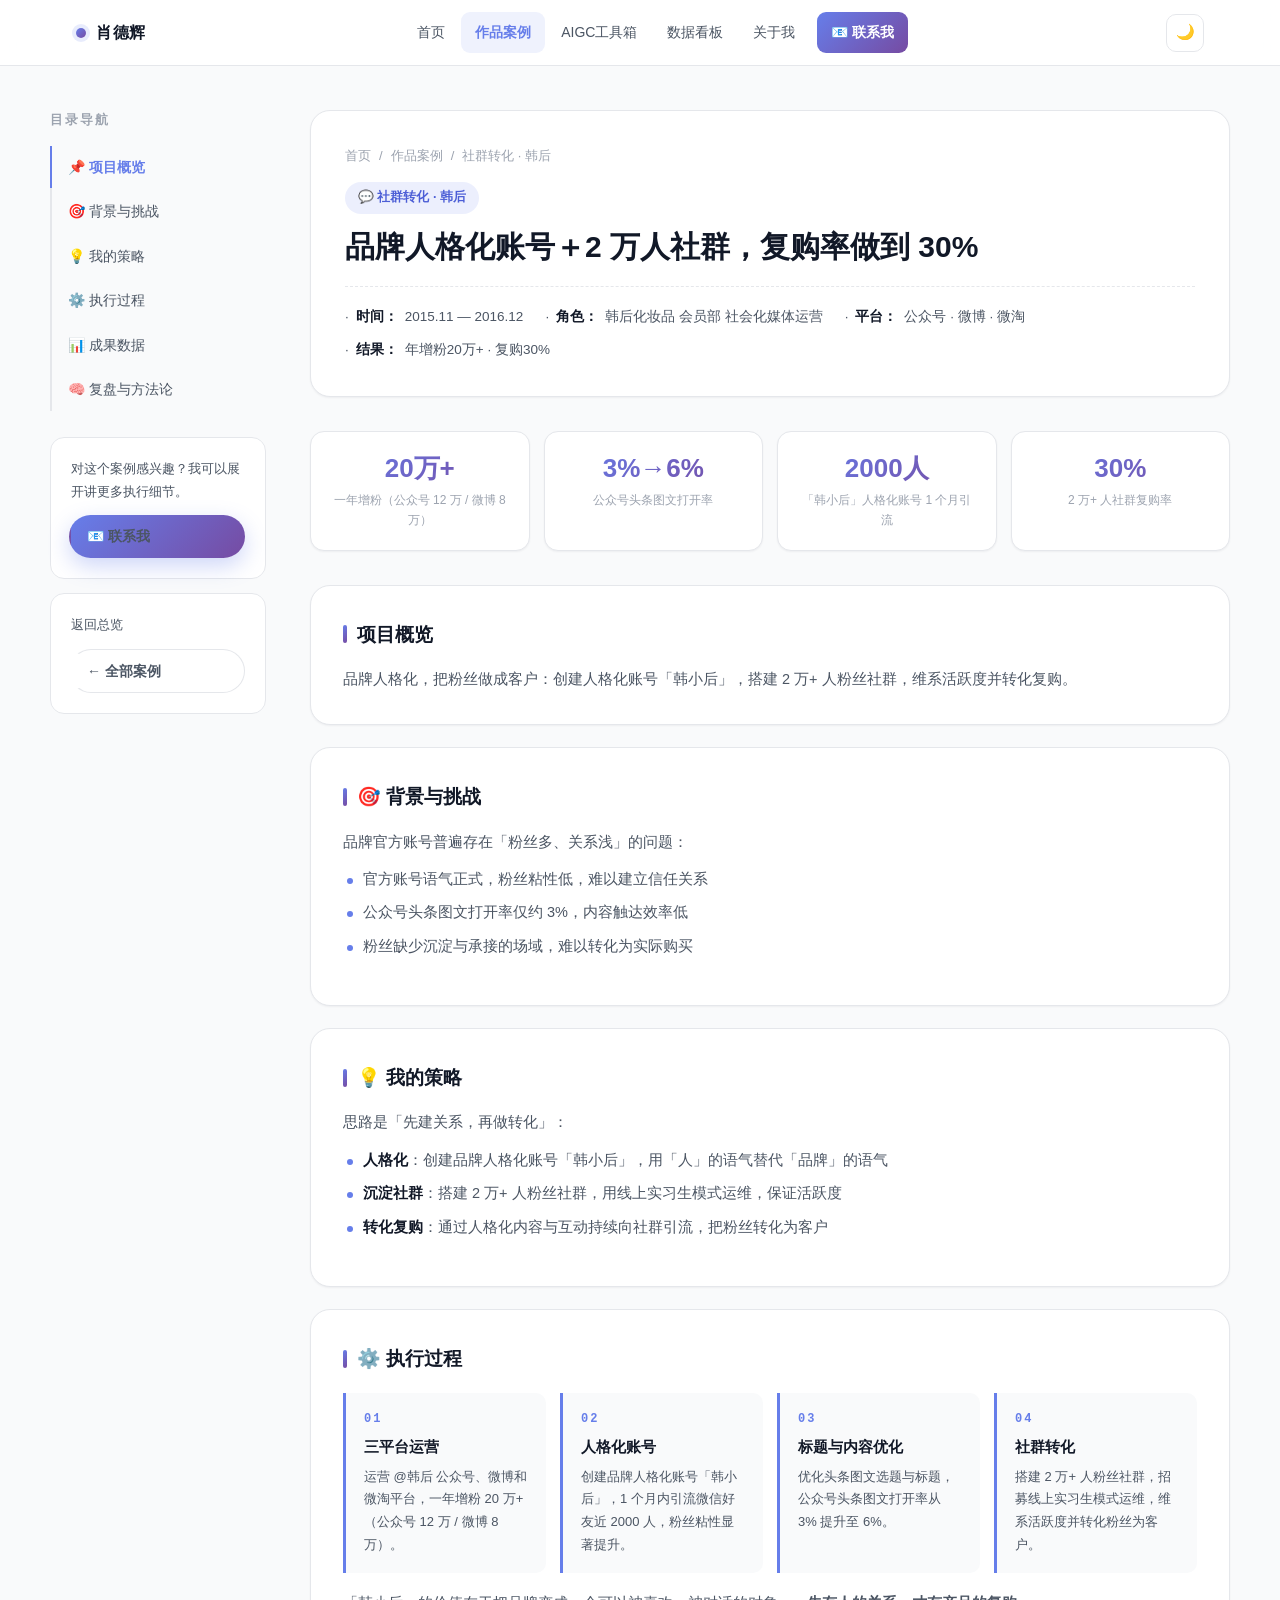
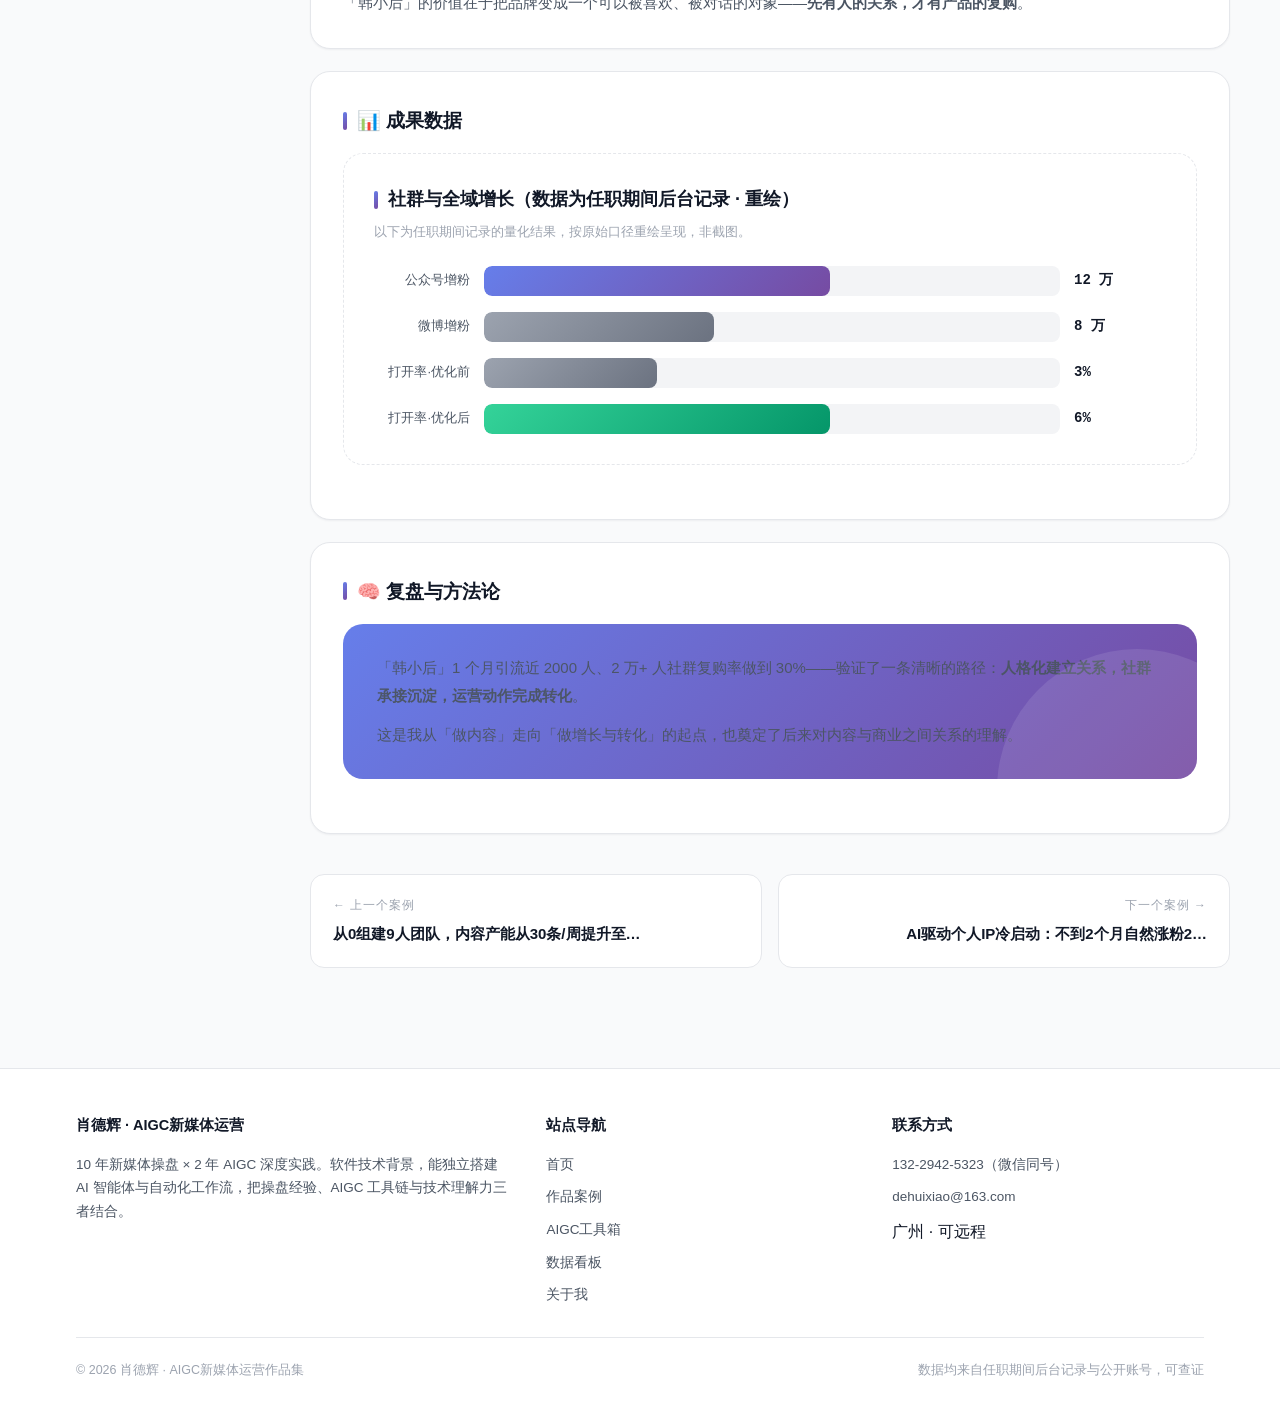
<file: works/hanhou-community.html>
<!DOCTYPE html>
<html lang="zh-CN">
<head>
<meta charset="UTF-8">
<meta name="viewport" content="width=device-width, initial-scale=1.0">
<title>品牌人格化账号＋2万人社群，复购率做到30% · 肖德辉作品集</title>
<meta name="description" content="创建人格化账号「韩小后」，一年增粉20万+，把粉丝转化为可复购客户。">
<meta property="og:type" content="website">
<meta property="og:title" content="品牌人格化账号＋2万人社群，复购率做到30% · 肖德辉作品集">
<meta property="og:description" content="创建人格化账号「韩小后」，一年增粉20万+，把粉丝转化为可复购客户。">
<meta property="og:url" content="https://xdhgit.github.io/works/hanhou-community.html">
<meta property="og:image" content="https://xdhgit.github.io/assets/og-cover.png">
<meta property="og:locale" content="zh_CN">
<meta name="twitter:card" content="summary_large_image">
<meta name="twitter:title" content="品牌人格化账号＋2万人社群，复购率做到30% · 肖德辉作品集">
<meta name="twitter:description" content="创建人格化账号「韩小后」，一年增粉20万+，把粉丝转化为可复购客户。">
<meta name="twitter:image" content="https://xdhgit.github.io/assets/og-cover.png">
<link rel="stylesheet" href="../css/style.css">
<link rel="icon" href="data:image/svg+xml,<svg xmlns=%22http://www.w3.org/2000/svg%22 viewBox=%220 0 100 100%22><text y=%22.9em%22 font-size=%2290%22>✨</text></svg>">
<script>try{var t=localStorage.getItem('xd-theme');if(t)document.documentElement.setAttribute('data-theme',t);else if(window.matchMedia&&matchMedia('(prefers-color-scheme: dark)').matches)document.documentElement.setAttribute('data-theme','dark');}catch(e){}</script>
</head>
<body data-page="works">
<img src="../assets/og-cover.png" alt="" aria-hidden="true" style="position:absolute;left:-9999px;top:0;width:1200px;height:630px">

<div id="read-progress"></div>

<nav class="navbar">
  <div class="nav-container">
    <a href="../index.html" class="nav-logo"><span class="logo-dot"></span>肖德辉</a>
    <ul class="nav-links">
        <li><a href="../index.html" data-page="home">首页</a></li>
        <li><a href="../works/index.html" data-page="works">作品案例</a></li>
        <li><a href="../ai-playbook/index.html" data-page="ai-playbook">AIGC工具箱</a></li>
        <li><a href="../dashboard/index.html" data-page="dashboard">数据看板</a></li>
        <li><a href="../about/index.html" data-page="about">关于我</a></li>
      <li><a href="mailto:dehuixiao@163.com" class="nav-cta">📧 联系我</a></li>
    </ul>
    <div class="nav-tools">
      <button class="theme-btn" type="button">🌙</button>
      <button class="nav-toggle" type="button" aria-label="展开菜单"><span></span><span></span><span></span></button>
    </div>
  </div>
</nav>

<main class="main-content">

  <div class="case-detail container">
    <aside class="side-nav">
      <h5>目录导航</h5>
      <ul>
        <li><a href="#overview">📌 项目概览</a></li>
        <li><a href="#background">🎯 背景与挑战</a></li>
        <li><a href="#strategy">💡 我的策略</a></li>
        <li><a href="#execute">⚙️ 执行过程</a></li>
        <li><a href="#results">📊 成果数据</a></li>
        <li><a href="#review">🧠 复盘与方法论</a></li>
      </ul>
      <div class="side-cta">
        <p>对这个案例感兴趣？我可以展开讲更多执行细节。</p>
        <a class="btn btn-primary btn-sm" href="mailto:dehuixiao@163.com">📧 联系我</a>
      </div>
      <div class="side-cta" style="margin-top:14px">
        <p>返回总览</p>
        <a class="btn btn-outline btn-sm" href="../works/index.html">← 全部案例</a>
      </div>
    </aside>

    <div class="case-main">
      <div class="case-hero" id="overview">
        <div class="breadcrumb"><a href="../index.html">首页</a><span>/</span><a href="../works/index.html">作品案例</a><span>/</span><span>社群转化 · 韩后</span></div>
        <span class="tag tag-primary">💬 社群转化 · 韩后</span>
        <h2>品牌人格化账号＋2 万人社群，复购率做到 30%</h2>
        <div class="case-meta"><span>· <strong>时间：</strong>2015.11 — 2016.12</span><span>· <strong>角色：</strong>韩后化妆品 会员部 社会化媒体运营</span><span>· <strong>平台：</strong>公众号 · 微博 · 微淘</span><span>· <strong>结果：</strong>年增粉20万+ · 复购30%</span></div>
      </div>

      <div class="kpi-row"><div class="kpi"><div class="v">20万+</div><div class="k">一年增粉（公众号 12 万 / 微博 8 万）</div></div><div class="kpi"><div class="v">3%→6%</div><div class="k">公众号头条图文打开率</div></div><div class="kpi"><div class="v">2000人</div><div class="k">「韩小后」人格化账号 1 个月引流</div></div><div class="kpi"><div class="v">30%</div><div class="k">2 万+ 人社群复购率</div></div></div>

      <div class="content-block">
        <h3>项目概览</h3>
        <p>品牌人格化，把粉丝做成客户：创建人格化账号「韩小后」，搭建 2 万+ 人粉丝社群，维系活跃度并转化复购。</p>
      </div>

      <div class="content-block" id="background">
        <h3>🎯 背景与挑战</h3>
        <p>品牌官方账号普遍存在「粉丝多、关系浅」的问题：</p>
      <ul class="dots">
        <li>官方账号语气正式，粉丝粘性低，难以建立信任关系</li>
        <li>公众号头条图文打开率仅约 3%，内容触达效率低</li>
        <li>粉丝缺少沉淀与承接的场域，难以转化为实际购买</li>
      </ul>
      </div>

      <div class="content-block" id="strategy">
        <h3>💡 我的策略</h3>
        <p>思路是「先建关系，再做转化」：</p>
      <ul class="dots">
        <li><strong>人格化</strong>：创建品牌人格化账号「韩小后」，用「人」的语气替代「品牌」的语气</li>
        <li><strong>沉淀社群</strong>：搭建 2 万+ 人粉丝社群，用线上实习生模式运维，保证活跃度</li>
        <li><strong>转化复购</strong>：通过人格化内容与互动持续向社群引流，把粉丝转化为客户</li>
      </ul>
      </div>

      <div class="content-block" id="execute">
        <h3>⚙️ 执行过程</h3>
        <div class="steps"><div class="step"><div class="no">01</div><h6>三平台运营</h6><p>运营 @韩后 公众号、微博和微淘平台，一年增粉 20 万+（公众号 12 万 / 微博 8 万）。</p></div><div class="step"><div class="no">02</div><h6>人格化账号</h6><p>创建品牌人格化账号「韩小后」，1 个月内引流微信好友近 2000 人，粉丝粘性显著提升。</p></div><div class="step"><div class="no">03</div><h6>标题与内容优化</h6><p>优化头条图文选题与标题，公众号头条图文打开率从 3% 提升至 6%。</p></div><div class="step"><div class="no">04</div><h6>社群转化</h6><p>搭建 2 万+ 人粉丝社群，招募线上实习生模式运维，维系活跃度并转化粉丝为客户。</p></div></div>
        <p>「韩小后」的价值在于把品牌变成一个可以被喜欢、被对话的对象——<b>先有人的关系，才有产品的复购</b>。</p>
      </div>

      <div class="content-block" id="results">
        <h3>📊 成果数据</h3>
        <div class="panel" style="box-shadow:none;border-style:dashed">
        <h3>社群与全域增长（数据为任职期间后台记录 · 重绘）</h3>
        <p class="note">以下为任职期间记录的量化结果，按原始口径重绘呈现，非截图。</p>
        <div class="bars" data-bars>
          <div class="bar-row"><div class="lb">公众号增粉</div><div class="bar-track"><div class="bar-fill " data-w="60"></div></div><div class="vl">12 万</div></div>
          <div class="bar-row"><div class="lb">微博增粉</div><div class="bar-track"><div class="bar-fill alt" data-w="40"></div></div><div class="vl">8 万</div></div>
          <div class="bar-row"><div class="lb">打开率·优化前</div><div class="bar-track"><div class="bar-fill alt" data-w="30"></div></div><div class="vl">3%</div></div>
          <div class="bar-row"><div class="lb">打开率·优化后</div><div class="bar-track"><div class="bar-fill green" data-w="60"></div></div><div class="vl">6%</div></div>
        </div>
      </div>
      </div>

      <div class="content-block" id="review">
        <h3>🧠 复盘与方法论</h3>
        <div class="takeaway"><p>「韩小后」1 个月引流近 2000 人、2 万+ 人社群复购率做到 30%——验证了一条清晰的路径：<b>人格化建立关系，社群承接沉淀，运营动作完成转化</b>。</p>
      <p>这是我从「做内容」走向「做增长与转化」的起点，也奠定了后来对内容与商业之间关系的理解。</p></div>
      </div>

      <div class="pager">
        <a href="../works/team-building.html"><div class="lab">← 上一个案例</div><div class="ttl">从0组建9人团队，内容产能从30条/周提升至…</div></a>
        <a href="../works/ai-personal-ip.html" style="text-align:right"><div class="lab">下一个案例 →</div><div class="ttl">AI驱动个人IP冷启动：不到2个月自然涨粉2…</div></a>
      </div>
    </div>
  </div>

</main>

<footer class="footer">
  <div class="container">
    <div class="footer-grid">
      <div>
        <h5>肖德辉 · AIGC新媒体运营</h5>
        <p>10 年新媒体操盘 × 2 年 AIGC 深度实践。软件技术背景，能独立搭建 AI 智能体与自动化工作流，把操盘经验、AIGC 工具链与技术理解力三者结合。</p>
      </div>
      <div>
        <h5>站点导航</h5>
        <div class="footer-links">
          <a href="../index.html">首页</a>
          <a href="../works/index.html">作品案例</a>
          <a href="../ai-playbook/index.html">AIGC工具箱</a>
          <a href="../dashboard/index.html">数据看板</a>
          <a href="../about/index.html">关于我</a>
        </div>
      </div>
      <div>
        <h5>联系方式</h5>
        <div class="footer-links">
          <a href="tel:13229425323">132-2942-5323（微信同号）</a>
          <a href="mailto:dehuixiao@163.com">dehuixiao@163.com</a>
          <span>广州 · 可远程</span>
        </div>
      </div>
    </div>
    <div class="footer-bottom">
      <span>© <span data-year>2026</span> 肖德辉 · AIGC新媒体运营作品集</span>
      <span>数据均来自任职期间后台记录与公开账号，可查证</span>
    </div>
  </div>
</footer>
<script src="../js/main.js"></script>
<script charset="UTF-8" id="LA_COLLECT" src="//sdk.51.la/js-sdk-pro.min.js"></script>
<script>LA.init({id:"3RXWI8lZXUsdliAu",ck:"3RXWI8lZXUsdliAu"})</script>
</body>
</html>
</file>
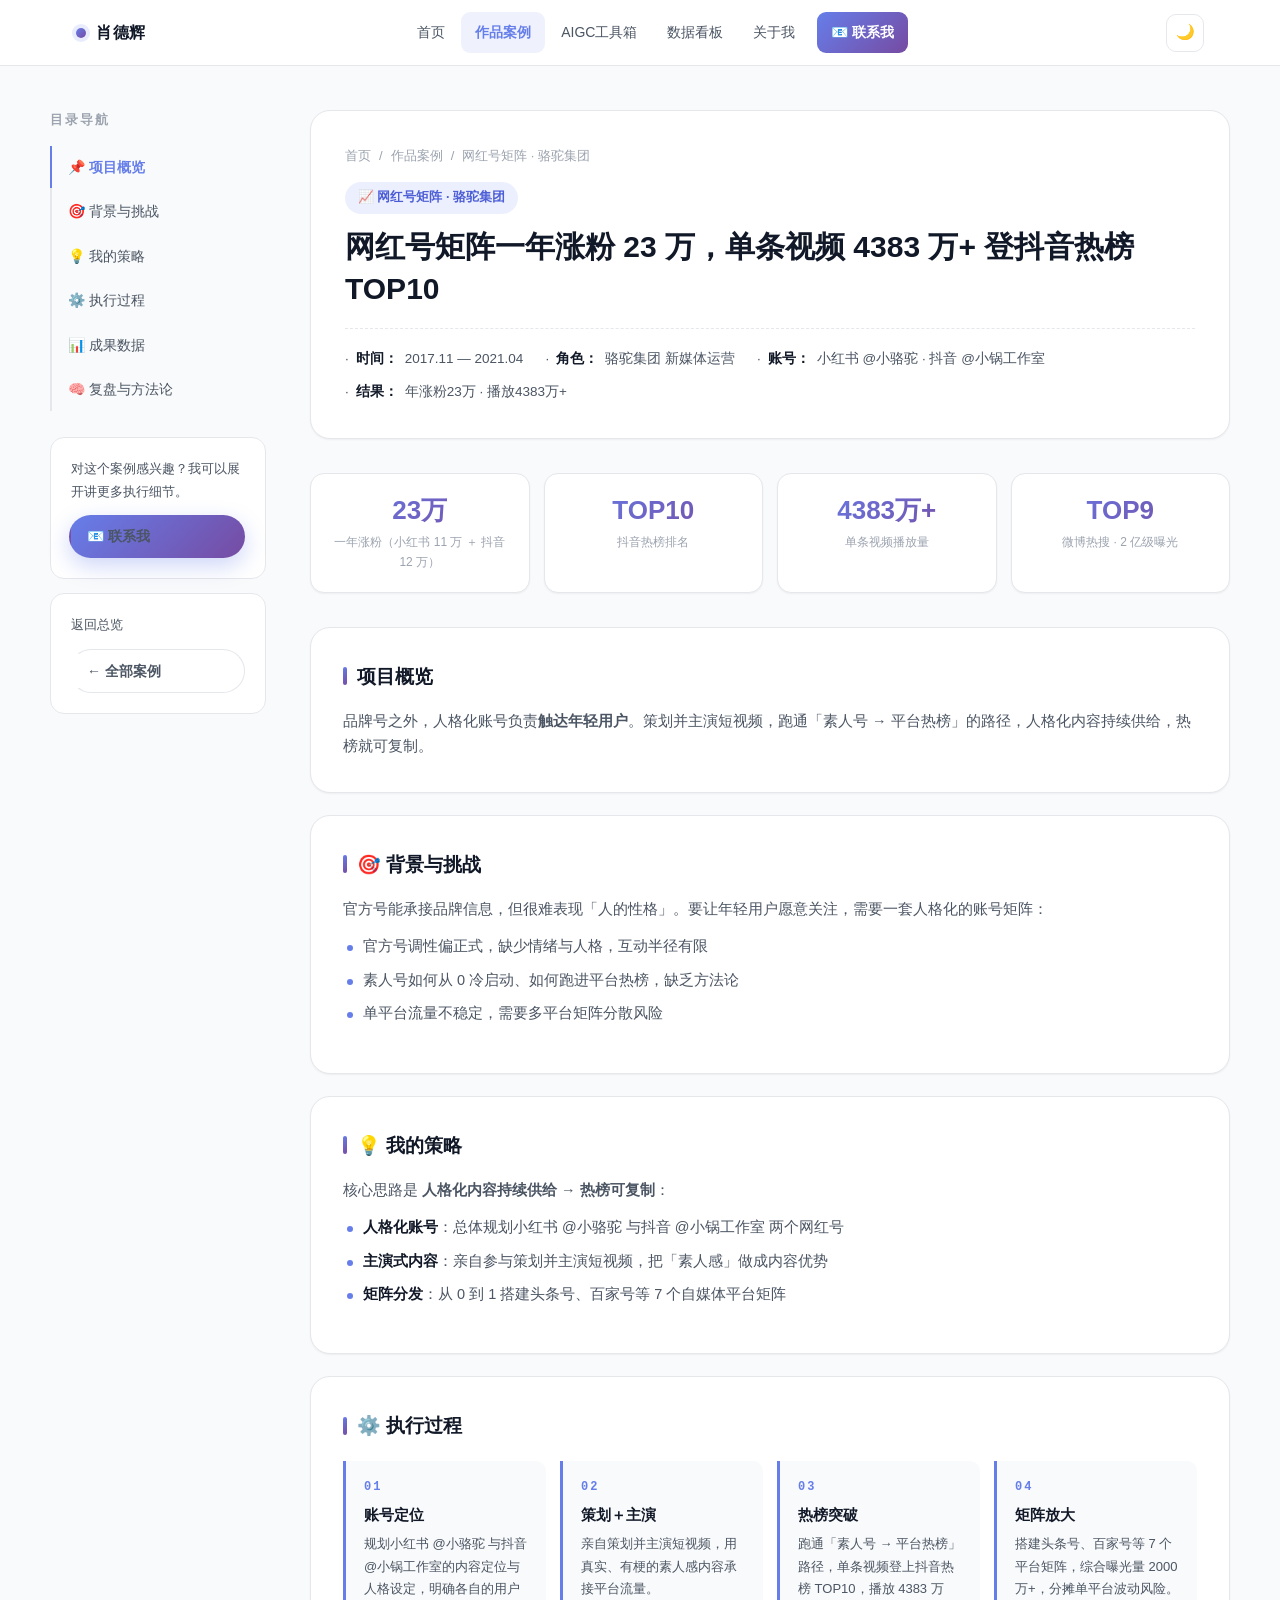
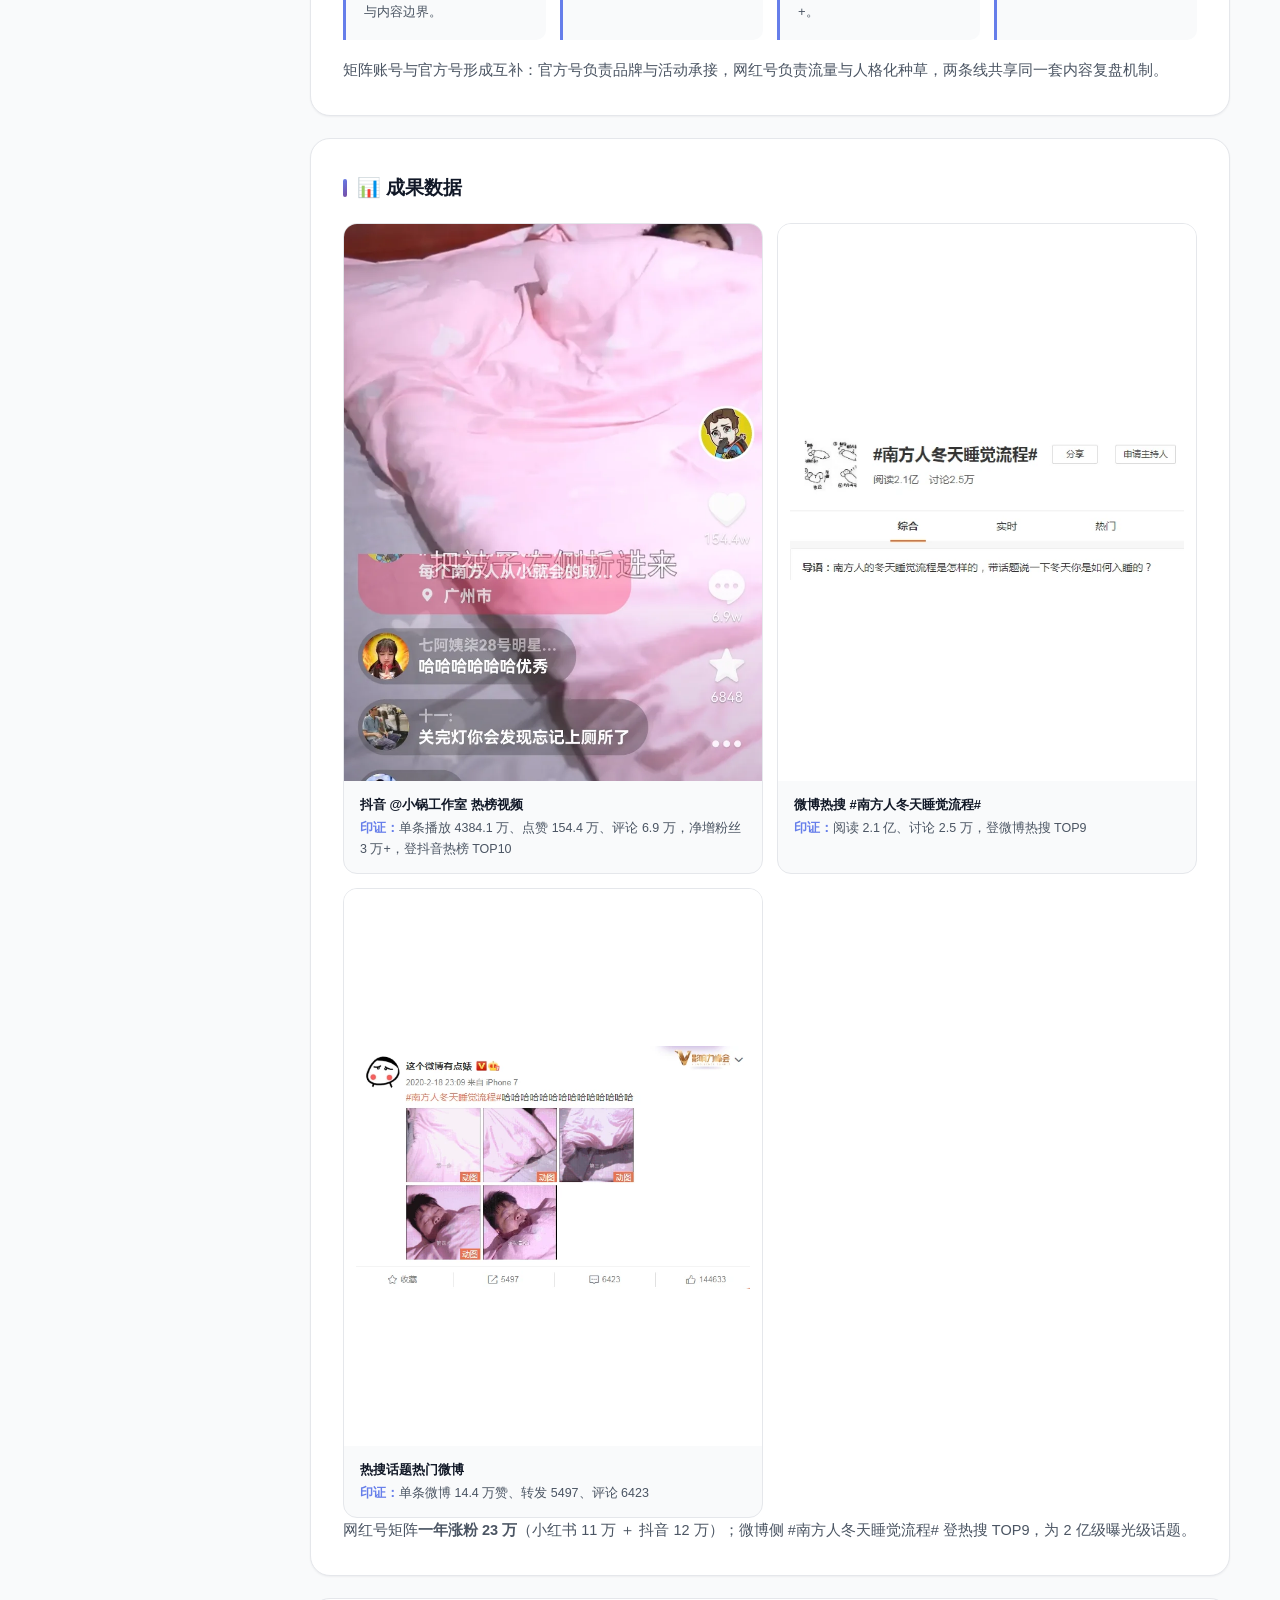
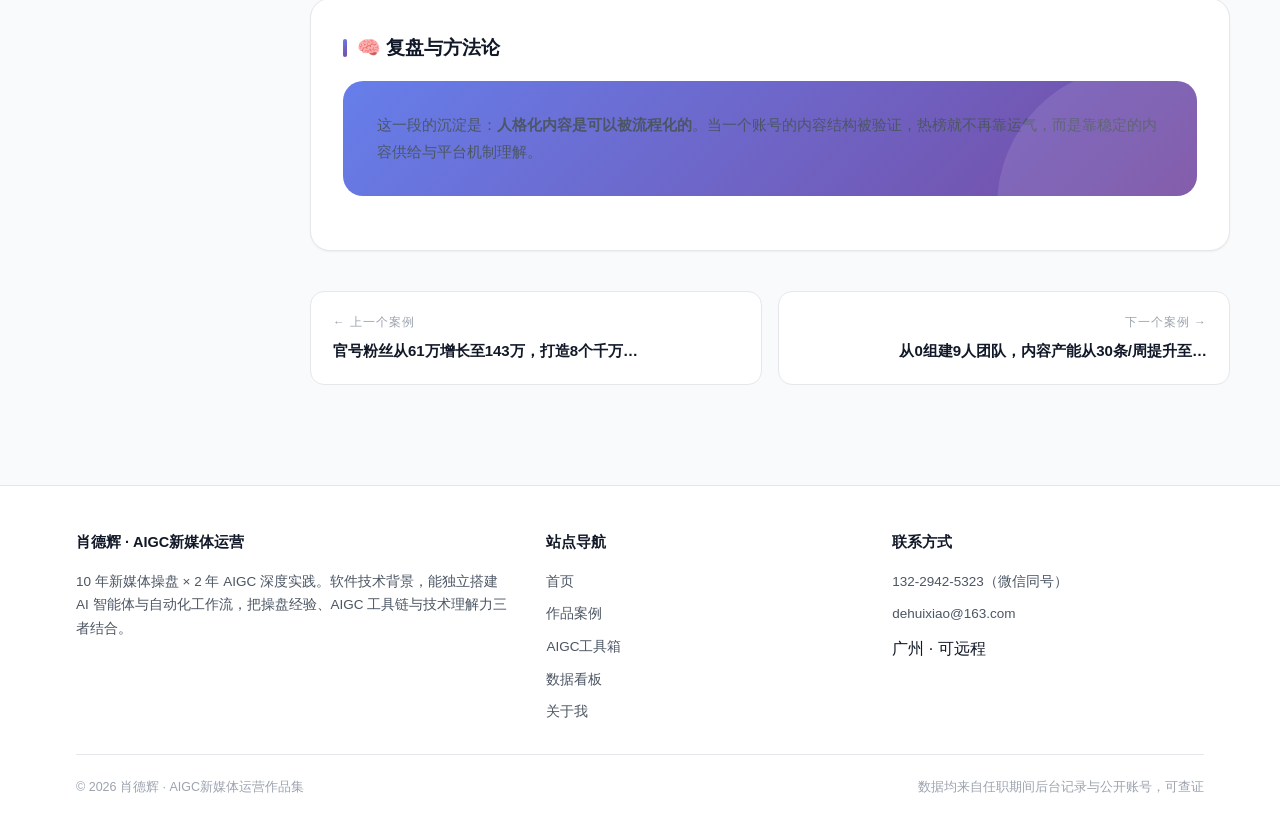
<file: works/influencer-matrix.html>
<!DOCTYPE html>
<html lang="zh-CN">
<head>
<meta charset="UTF-8">
<meta name="viewport" content="width=device-width, initial-scale=1.0">
<title>网红号矩阵一年涨粉23万，单条视频4383万+登抖音热榜 · 肖德辉作品集</title>
<meta name="description" content="策划并主演短视频，跑通「素人号→平台热榜」，7个平台矩阵曝光2000万+。">
<meta property="og:type" content="website">
<meta property="og:title" content="网红号矩阵一年涨粉23万，单条视频4383万+登抖音热榜 · 肖德辉作品集">
<meta property="og:description" content="策划并主演短视频，跑通「素人号→平台热榜」，7个平台矩阵曝光2000万+。">
<meta property="og:url" content="https://xdhgit.github.io/works/influencer-matrix.html">
<meta property="og:image" content="https://xdhgit.github.io/assets/og-cover.png">
<meta property="og:locale" content="zh_CN">
<meta name="twitter:card" content="summary_large_image">
<meta name="twitter:title" content="网红号矩阵一年涨粉23万，单条视频4383万+登抖音热榜 · 肖德辉作品集">
<meta name="twitter:description" content="策划并主演短视频，跑通「素人号→平台热榜」，7个平台矩阵曝光2000万+。">
<meta name="twitter:image" content="https://xdhgit.github.io/assets/og-cover.png">
<link rel="stylesheet" href="../css/style.css">
<link rel="icon" href="data:image/svg+xml,<svg xmlns=%22http://www.w3.org/2000/svg%22 viewBox=%220 0 100 100%22><text y=%22.9em%22 font-size=%2290%22>✨</text></svg>">
<script>try{var t=localStorage.getItem('xd-theme');if(t)document.documentElement.setAttribute('data-theme',t);else if(window.matchMedia&&matchMedia('(prefers-color-scheme: dark)').matches)document.documentElement.setAttribute('data-theme','dark');}catch(e){}</script>
</head>
<body data-page="works">
<img src="../assets/og-cover.png" alt="" aria-hidden="true" style="position:absolute;left:-9999px;top:0;width:1200px;height:630px">

<div id="read-progress"></div>

<nav class="navbar">
  <div class="nav-container">
    <a href="../index.html" class="nav-logo"><span class="logo-dot"></span>肖德辉</a>
    <ul class="nav-links">
        <li><a href="../index.html" data-page="home">首页</a></li>
        <li><a href="../works/index.html" data-page="works">作品案例</a></li>
        <li><a href="../ai-playbook/index.html" data-page="ai-playbook">AIGC工具箱</a></li>
        <li><a href="../dashboard/index.html" data-page="dashboard">数据看板</a></li>
        <li><a href="../about/index.html" data-page="about">关于我</a></li>
      <li><a href="mailto:dehuixiao@163.com" class="nav-cta">📧 联系我</a></li>
    </ul>
    <div class="nav-tools">
      <button class="theme-btn" type="button">🌙</button>
      <button class="nav-toggle" type="button" aria-label="展开菜单"><span></span><span></span><span></span></button>
    </div>
  </div>
</nav>

<main class="main-content">

  <div class="case-detail container">
    <aside class="side-nav">
      <h5>目录导航</h5>
      <ul>
        <li><a href="#overview">📌 项目概览</a></li>
        <li><a href="#background">🎯 背景与挑战</a></li>
        <li><a href="#strategy">💡 我的策略</a></li>
        <li><a href="#execute">⚙️ 执行过程</a></li>
        <li><a href="#results">📊 成果数据</a></li>
        <li><a href="#review">🧠 复盘与方法论</a></li>
      </ul>
      <div class="side-cta">
        <p>对这个案例感兴趣？我可以展开讲更多执行细节。</p>
        <a class="btn btn-primary btn-sm" href="mailto:dehuixiao@163.com">📧 联系我</a>
      </div>
      <div class="side-cta" style="margin-top:14px">
        <p>返回总览</p>
        <a class="btn btn-outline btn-sm" href="../works/index.html">← 全部案例</a>
      </div>
    </aside>

    <div class="case-main">
      <div class="case-hero" id="overview">
        <div class="breadcrumb"><a href="../index.html">首页</a><span>/</span><a href="../works/index.html">作品案例</a><span>/</span><span>网红号矩阵 · 骆驼集团</span></div>
        <span class="tag tag-primary">📈 网红号矩阵 · 骆驼集团</span>
        <h2>网红号矩阵一年涨粉 23 万，单条视频 4383 万+ 登抖音热榜 TOP10</h2>
        <div class="case-meta"><span>· <strong>时间：</strong>2017.11 — 2021.04</span><span>· <strong>角色：</strong>骆驼集团 新媒体运营</span><span>· <strong>账号：</strong>小红书 @小骆驼 · 抖音 @小锅工作室</span><span>· <strong>结果：</strong>年涨粉23万 · 播放4383万+</span></div>
      </div>

      <div class="kpi-row"><div class="kpi"><div class="v">23万</div><div class="k">一年涨粉（小红书 11 万 ＋ 抖音 12 万）</div></div><div class="kpi"><div class="v">TOP10</div><div class="k">抖音热榜排名</div></div><div class="kpi"><div class="v">4383万+</div><div class="k">单条视频播放量</div></div><div class="kpi"><div class="v">TOP9</div><div class="k">微博热搜 · 2 亿级曝光</div></div></div>

      <div class="content-block">
        <h3>项目概览</h3>
        <p>品牌号之外，人格化账号负责<b>触达年轻用户</b>。策划并主演短视频，跑通「素人号 → 平台热榜」的路径，人格化内容持续供给，热榜就可复制。</p>
      </div>

      <div class="content-block" id="background">
        <h3>🎯 背景与挑战</h3>
        <p>官方号能承接品牌信息，但很难表现「人的性格」。要让年轻用户愿意关注，需要一套人格化的账号矩阵：</p>
      <ul class="dots">
        <li>官方号调性偏正式，缺少情绪与人格，互动半径有限</li>
        <li>素人号如何从 0 冷启动、如何跑进平台热榜，缺乏方法论</li>
        <li>单平台流量不稳定，需要多平台矩阵分散风险</li>
      </ul>
      </div>

      <div class="content-block" id="strategy">
        <h3>💡 我的策略</h3>
        <p>核心思路是 <b>人格化内容持续供给 → 热榜可复制</b>：</p>
      <ul class="dots">
        <li><strong>人格化账号</strong>：总体规划小红书 @小骆驼 与抖音 @小锅工作室 两个网红号</li>
        <li><strong>主演式内容</strong>：亲自参与策划并主演短视频，把「素人感」做成内容优势</li>
        <li><strong>矩阵分发</strong>：从 0 到 1 搭建头条号、百家号等 7 个自媒体平台矩阵</li>
      </ul>
      </div>

      <div class="content-block" id="execute">
        <h3>⚙️ 执行过程</h3>
        <div class="steps"><div class="step"><div class="no">01</div><h6>账号定位</h6><p>规划小红书 @小骆驼 与抖音 @小锅工作室的内容定位与人格设定，明确各自的用户与内容边界。</p></div><div class="step"><div class="no">02</div><h6>策划＋主演</h6><p>亲自策划并主演短视频，用真实、有梗的素人感内容承接平台流量。</p></div><div class="step"><div class="no">03</div><h6>热榜突破</h6><p>跑通「素人号 → 平台热榜」路径，单条视频登上抖音热榜 TOP10，播放 4383 万+。</p></div><div class="step"><div class="no">04</div><h6>矩阵放大</h6><p>搭建头条号、百家号等 7 个平台矩阵，综合曝光量 2000 万+，分摊单平台波动风险。</p></div></div>
        <p>矩阵账号与官方号形成互补：官方号负责品牌与活动承接，网红号负责流量与人格化种草，两条线共享同一套内容复盘机制。</p>
      </div>

      <div class="content-block" id="results">
        <h3>📊 成果数据</h3>
        <div class="shots c2"><figure class="shot"><div class="frame r34"><img src="../assets/c5-douyin-hot.webp" alt="抖音 @小锅工作室 热榜视频" loading="lazy"></div><figcaption><b>抖音 @小锅工作室 热榜视频</b><i>印证：</i>单条播放 4384.1 万、点赞 154.4 万、评论 6.9 万，净增粉丝 3 万+，登抖音热榜 TOP10</figcaption></figure><figure class="shot"><div class="frame r34 pad"><img src="../assets/c5-hotsearch.webp" alt="微博热搜 #南方人冬天睡觉流程#" loading="lazy"></div><figcaption><b>微博热搜 #南方人冬天睡觉流程#</b><i>印证：</i>阅读 2.1 亿、讨论 2.5 万，登微博热搜 TOP9</figcaption></figure><figure class="shot"><div class="frame r34 pad"><img src="../assets/c5-weibo-hot.webp" alt="热搜话题热门微博" loading="lazy"></div><figcaption><b>热搜话题热门微博</b><i>印证：</i>单条微博 14.4 万赞、转发 5497、评论 6423</figcaption></figure></div><p>网红号矩阵<b>一年涨粉 23 万</b>（小红书 11 万 ＋ 抖音 12 万）；微博侧 #南方人冬天睡觉流程# 登热搜 TOP9，为 2 亿级曝光级话题。</p>
      </div>

      <div class="content-block" id="review">
        <h3>🧠 复盘与方法论</h3>
        <div class="takeaway"><p>这一段的沉淀是：<b>人格化内容是可以被流程化的</b>。当一个账号的内容结构被验证，热榜就不再靠运气，而是靠稳定的内容供给与平台机制理解。</p></div>
      </div>

      <div class="pager">
        <a href="../works/camel-official.html"><div class="lab">← 上一个案例</div><div class="ttl">官号粉丝从61万增长至143万，打造8个千万…</div></a>
        <a href="../works/team-building.html" style="text-align:right"><div class="lab">下一个案例 →</div><div class="ttl">从0组建9人团队，内容产能从30条/周提升至…</div></a>
      </div>
    </div>
  </div>

</main>

<footer class="footer">
  <div class="container">
    <div class="footer-grid">
      <div>
        <h5>肖德辉 · AIGC新媒体运营</h5>
        <p>10 年新媒体操盘 × 2 年 AIGC 深度实践。软件技术背景，能独立搭建 AI 智能体与自动化工作流，把操盘经验、AIGC 工具链与技术理解力三者结合。</p>
      </div>
      <div>
        <h5>站点导航</h5>
        <div class="footer-links">
          <a href="../index.html">首页</a>
          <a href="../works/index.html">作品案例</a>
          <a href="../ai-playbook/index.html">AIGC工具箱</a>
          <a href="../dashboard/index.html">数据看板</a>
          <a href="../about/index.html">关于我</a>
        </div>
      </div>
      <div>
        <h5>联系方式</h5>
        <div class="footer-links">
          <a href="tel:13229425323">132-2942-5323（微信同号）</a>
          <a href="mailto:dehuixiao@163.com">dehuixiao@163.com</a>
          <span>广州 · 可远程</span>
        </div>
      </div>
    </div>
    <div class="footer-bottom">
      <span>© <span data-year>2026</span> 肖德辉 · AIGC新媒体运营作品集</span>
      <span>数据均来自任职期间后台记录与公开账号，可查证</span>
    </div>
  </div>
</footer>
<script src="../js/main.js"></script>
<script charset="UTF-8" id="LA_COLLECT" src="//sdk.51.la/js-sdk-pro.min.js"></script>
<script>LA.init({id:"3RXWI8lZXUsdliAu",ck:"3RXWI8lZXUsdliAu"})</script>
</body>
</html>
</file>
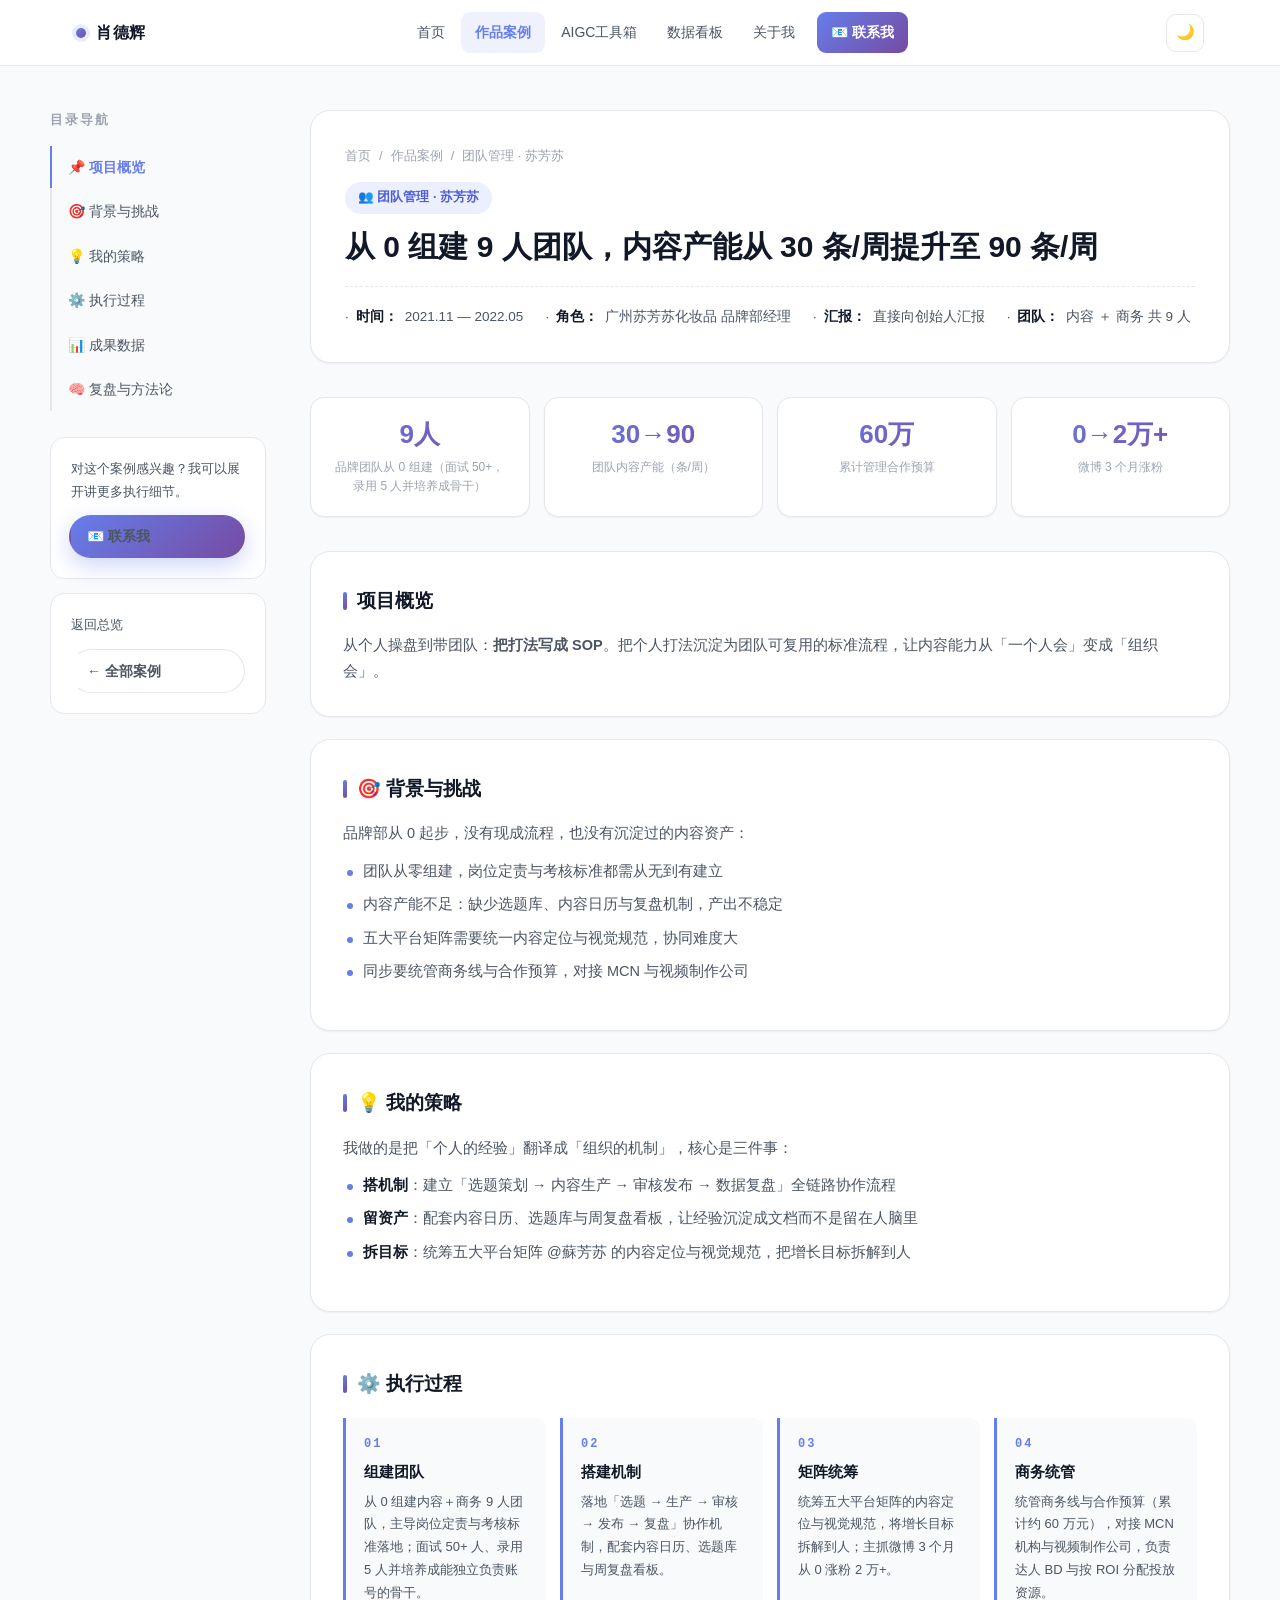
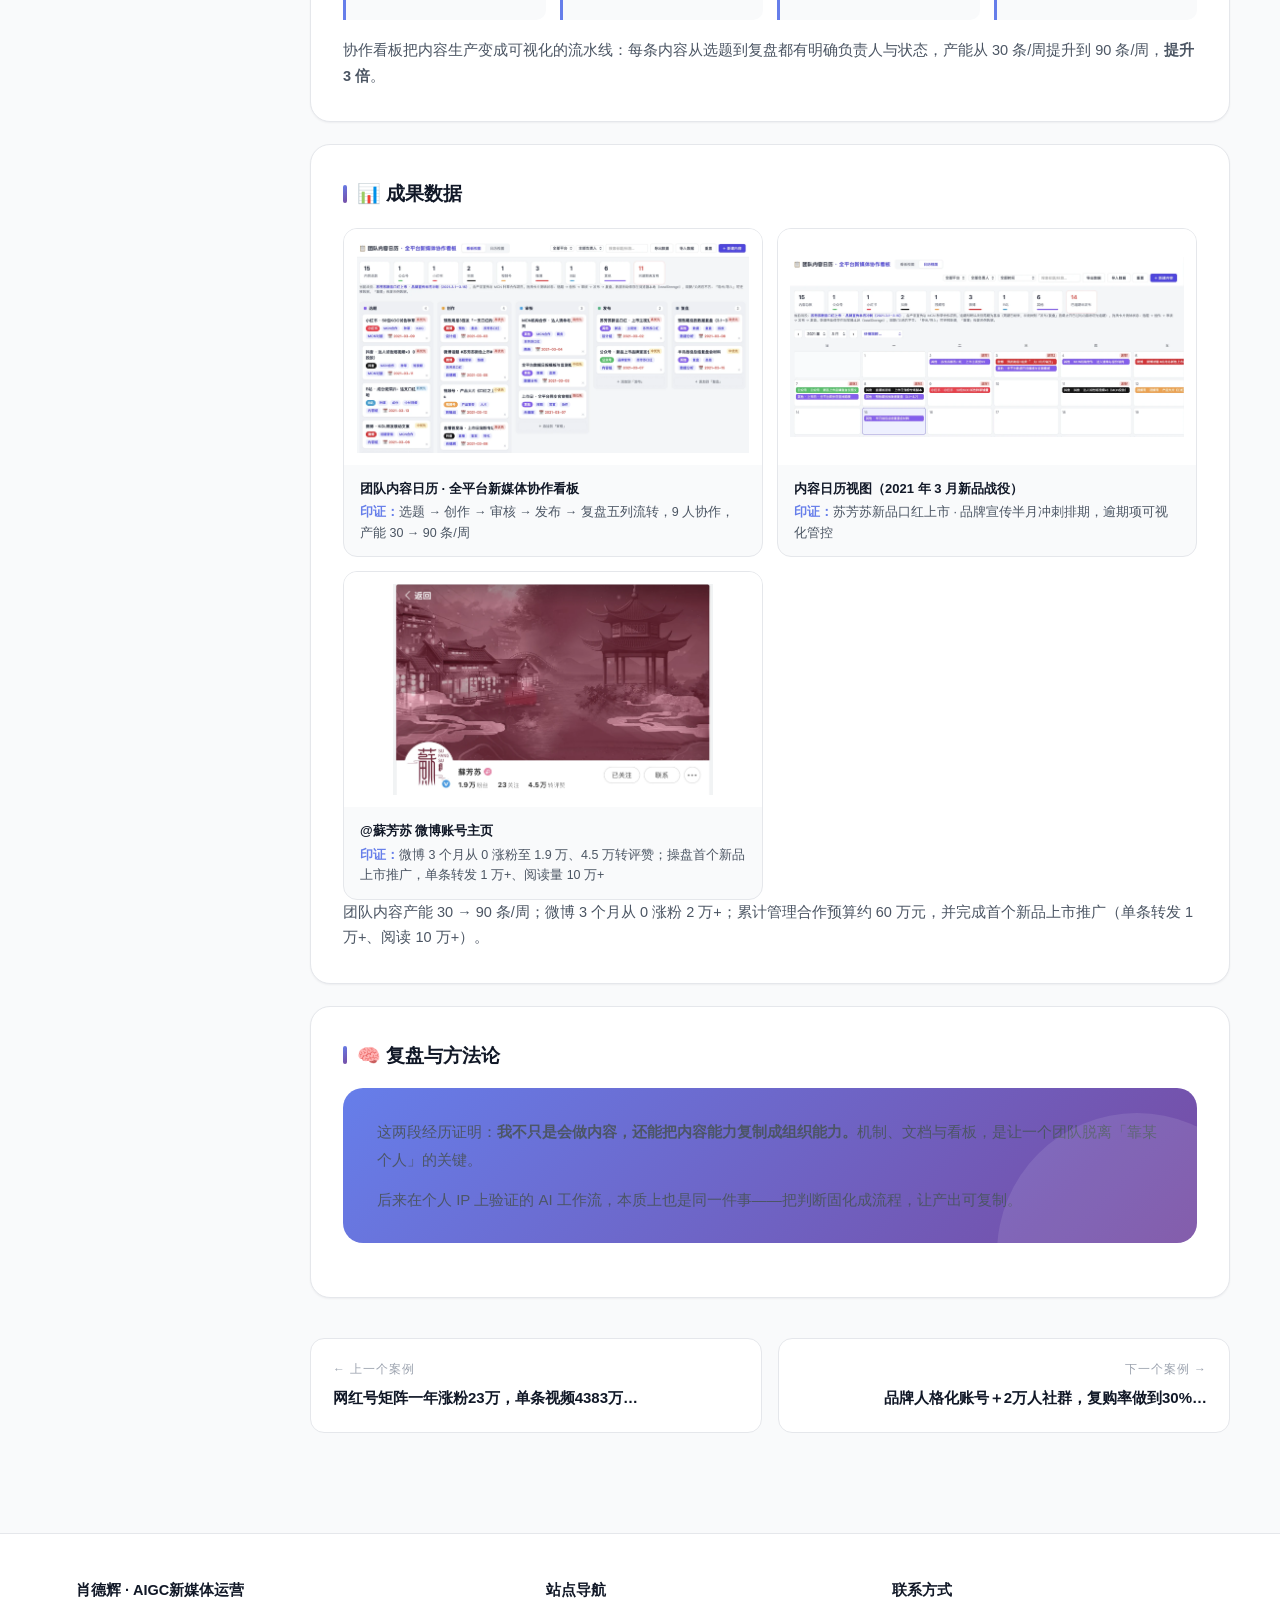
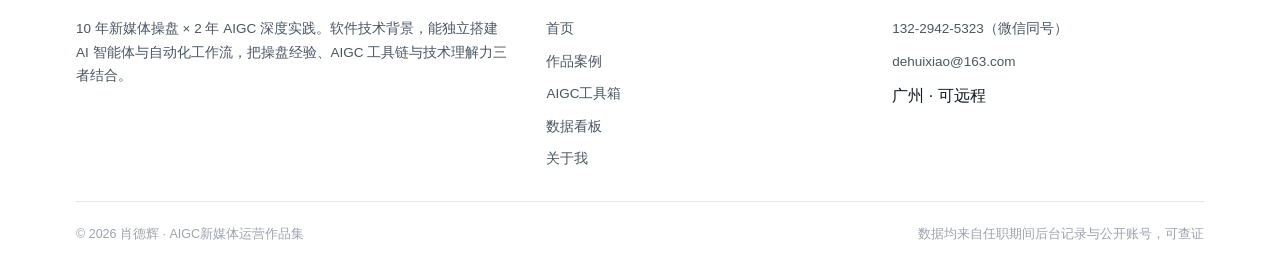
<file: works/team-building.html>
<!DOCTYPE html>
<html lang="zh-CN">
<head>
<meta charset="UTF-8">
<meta name="viewport" content="width=device-width, initial-scale=1.0">
<title>从0组建9人团队，内容产能从30条/周提升至90条/周 · 肖德辉作品集</title>
<meta name="description" content="搭建「选题→生产→审核→复盘」全链路SOP，统筹五大平台矩阵，微博3个月涨粉2万+。">
<meta property="og:type" content="website">
<meta property="og:title" content="从0组建9人团队，内容产能从30条/周提升至90条/周 · 肖德辉作品集">
<meta property="og:description" content="搭建「选题→生产→审核→复盘」全链路SOP，统筹五大平台矩阵，微博3个月涨粉2万+。">
<meta property="og:url" content="https://xdhgit.github.io/works/team-building.html">
<meta property="og:image" content="https://xdhgit.github.io/assets/og-cover.png">
<meta property="og:locale" content="zh_CN">
<meta name="twitter:card" content="summary_large_image">
<meta name="twitter:title" content="从0组建9人团队，内容产能从30条/周提升至90条/周 · 肖德辉作品集">
<meta name="twitter:description" content="搭建「选题→生产→审核→复盘」全链路SOP，统筹五大平台矩阵，微博3个月涨粉2万+。">
<meta name="twitter:image" content="https://xdhgit.github.io/assets/og-cover.png">
<link rel="stylesheet" href="../css/style.css">
<link rel="icon" href="data:image/svg+xml,<svg xmlns=%22http://www.w3.org/2000/svg%22 viewBox=%220 0 100 100%22><text y=%22.9em%22 font-size=%2290%22>✨</text></svg>">
<script>try{var t=localStorage.getItem('xd-theme');if(t)document.documentElement.setAttribute('data-theme',t);else if(window.matchMedia&&matchMedia('(prefers-color-scheme: dark)').matches)document.documentElement.setAttribute('data-theme','dark');}catch(e){}</script>
</head>
<body data-page="works">
<img src="../assets/og-cover.png" alt="" aria-hidden="true" style="position:absolute;left:-9999px;top:0;width:1200px;height:630px">

<div id="read-progress"></div>

<nav class="navbar">
  <div class="nav-container">
    <a href="../index.html" class="nav-logo"><span class="logo-dot"></span>肖德辉</a>
    <ul class="nav-links">
        <li><a href="../index.html" data-page="home">首页</a></li>
        <li><a href="../works/index.html" data-page="works">作品案例</a></li>
        <li><a href="../ai-playbook/index.html" data-page="ai-playbook">AIGC工具箱</a></li>
        <li><a href="../dashboard/index.html" data-page="dashboard">数据看板</a></li>
        <li><a href="../about/index.html" data-page="about">关于我</a></li>
      <li><a href="mailto:dehuixiao@163.com" class="nav-cta">📧 联系我</a></li>
    </ul>
    <div class="nav-tools">
      <button class="theme-btn" type="button">🌙</button>
      <button class="nav-toggle" type="button" aria-label="展开菜单"><span></span><span></span><span></span></button>
    </div>
  </div>
</nav>

<main class="main-content">

  <div class="case-detail container">
    <aside class="side-nav">
      <h5>目录导航</h5>
      <ul>
        <li><a href="#overview">📌 项目概览</a></li>
        <li><a href="#background">🎯 背景与挑战</a></li>
        <li><a href="#strategy">💡 我的策略</a></li>
        <li><a href="#execute">⚙️ 执行过程</a></li>
        <li><a href="#results">📊 成果数据</a></li>
        <li><a href="#review">🧠 复盘与方法论</a></li>
      </ul>
      <div class="side-cta">
        <p>对这个案例感兴趣？我可以展开讲更多执行细节。</p>
        <a class="btn btn-primary btn-sm" href="mailto:dehuixiao@163.com">📧 联系我</a>
      </div>
      <div class="side-cta" style="margin-top:14px">
        <p>返回总览</p>
        <a class="btn btn-outline btn-sm" href="../works/index.html">← 全部案例</a>
      </div>
    </aside>

    <div class="case-main">
      <div class="case-hero" id="overview">
        <div class="breadcrumb"><a href="../index.html">首页</a><span>/</span><a href="../works/index.html">作品案例</a><span>/</span><span>团队管理 · 苏芳苏</span></div>
        <span class="tag tag-primary">👥 团队管理 · 苏芳苏</span>
        <h2>从 0 组建 9 人团队，内容产能从 30 条/周提升至 90 条/周</h2>
        <div class="case-meta"><span>· <strong>时间：</strong>2021.11 — 2022.05</span><span>· <strong>角色：</strong>广州苏芳苏化妆品 品牌部经理</span><span>· <strong>汇报：</strong>直接向创始人汇报</span><span>· <strong>团队：</strong>内容 ＋ 商务 共 9 人</span></div>
      </div>

      <div class="kpi-row"><div class="kpi"><div class="v">9人</div><div class="k">品牌团队从 0 组建（面试 50+，录用 5 人并培养成骨干）</div></div><div class="kpi"><div class="v">30→90</div><div class="k">团队内容产能（条/周）</div></div><div class="kpi"><div class="v">60万</div><div class="k">累计管理合作预算</div></div><div class="kpi"><div class="v">0→2万+</div><div class="k">微博 3 个月涨粉</div></div></div>

      <div class="content-block">
        <h3>项目概览</h3>
        <p>从个人操盘到带团队：<b>把打法写成 SOP</b>。把个人打法沉淀为团队可复用的标准流程，让内容能力从「一个人会」变成「组织会」。</p>
      </div>

      <div class="content-block" id="background">
        <h3>🎯 背景与挑战</h3>
        <p>品牌部从 0 起步，没有现成流程，也没有沉淀过的内容资产：</p>
      <ul class="dots">
        <li>团队从零组建，岗位定责与考核标准都需从无到有建立</li>
        <li>内容产能不足：缺少选题库、内容日历与复盘机制，产出不稳定</li>
        <li>五大平台矩阵需要统一内容定位与视觉规范，协同难度大</li>
        <li>同步要统管商务线与合作预算，对接 MCN 与视频制作公司</li>
      </ul>
      </div>

      <div class="content-block" id="strategy">
        <h3>💡 我的策略</h3>
        <p>我做的是把「个人的经验」翻译成「组织的机制」，核心是三件事：</p>
      <ul class="dots">
        <li><strong>搭机制</strong>：建立「选题策划 → 内容生产 → 审核发布 → 数据复盘」全链路协作流程</li>
        <li><strong>留资产</strong>：配套内容日历、选题库与周复盘看板，让经验沉淀成文档而不是留在人脑里</li>
        <li><strong>拆目标</strong>：统筹五大平台矩阵 @蘇芳苏 的内容定位与视觉规范，把增长目标拆解到人</li>
      </ul>
      </div>

      <div class="content-block" id="execute">
        <h3>⚙️ 执行过程</h3>
        <div class="steps"><div class="step"><div class="no">01</div><h6>组建团队</h6><p>从 0 组建内容＋商务 9 人团队，主导岗位定责与考核标准落地；面试 50+ 人、录用 5 人并培养成能独立负责账号的骨干。</p></div><div class="step"><div class="no">02</div><h6>搭建机制</h6><p>落地「选题 → 生产 → 审核 → 发布 → 复盘」协作机制，配套内容日历、选题库与周复盘看板。</p></div><div class="step"><div class="no">03</div><h6>矩阵统筹</h6><p>统筹五大平台矩阵的内容定位与视觉规范，将增长目标拆解到人；主抓微博 3 个月从 0 涨粉 2 万+。</p></div><div class="step"><div class="no">04</div><h6>商务统管</h6><p>统管商务线与合作预算（累计约 60 万元），对接 MCN 机构与视频制作公司，负责达人 BD 与按 ROI 分配投放资源。</p></div></div>
        <p>协作看板把内容生产变成可视化的流水线：每条内容从选题到复盘都有明确负责人与状态，产能从 30 条/周提升到 90 条/周，<b>提升 3 倍</b>。</p>
      </div>

      <div class="content-block" id="results">
        <h3>📊 成果数据</h3>
        <div class="shots c2"><figure class="shot"><div class="frame r169 pad"><img src="../assets/c6-kanban.webp" alt="团队内容日历 · 全平台新媒体协作看板" loading="lazy"></div><figcaption><b>团队内容日历 · 全平台新媒体协作看板</b><i>印证：</i>选题 → 创作 → 审核 → 发布 → 复盘五列流转，9 人协作，产能 30 → 90 条/周</figcaption></figure><figure class="shot"><div class="frame r169 pad"><img src="../assets/c6-calendar.webp" alt="内容日历视图（2021 年 3 月新品战役）" loading="lazy"></div><figcaption><b>内容日历视图（2021 年 3 月新品战役）</b><i>印证：</i>苏芳苏新品口红上市 · 品牌宣传半月冲刺排期，逾期项可视化管控</figcaption></figure><figure class="shot"><div class="frame r169 pad"><img src="../assets/c6-weibo.webp" alt="@蘇芳苏 微博账号主页" loading="lazy"></div><figcaption><b>@蘇芳苏 微博账号主页</b><i>印证：</i>微博 3 个月从 0 涨粉至 1.9 万、4.5 万转评赞；操盘首个新品上市推广，单条转发 1 万+、阅读量 10 万+</figcaption></figure></div><p>团队内容产能 30 → 90 条/周；微博 3 个月从 0 涨粉 2 万+；累计管理合作预算约 60 万元，并完成首个新品上市推广（单条转发 1 万+、阅读 10 万+）。</p>
      </div>

      <div class="content-block" id="review">
        <h3>🧠 复盘与方法论</h3>
        <div class="takeaway"><p>这两段经历证明：<b>我不只是会做内容，还能把内容能力复制成组织能力。</b>机制、文档与看板，是让一个团队脱离「靠某个人」的关键。</p>
      <p>后来在个人 IP 上验证的 AI 工作流，本质上也是同一件事——把判断固化成流程，让产出可复制。</p></div>
      </div>

      <div class="pager">
        <a href="../works/influencer-matrix.html"><div class="lab">← 上一个案例</div><div class="ttl">网红号矩阵一年涨粉23万，单条视频4383万…</div></a>
        <a href="../works/hanhou-community.html" style="text-align:right"><div class="lab">下一个案例 →</div><div class="ttl">品牌人格化账号＋2万人社群，复购率做到30%…</div></a>
      </div>
    </div>
  </div>

</main>

<footer class="footer">
  <div class="container">
    <div class="footer-grid">
      <div>
        <h5>肖德辉 · AIGC新媒体运营</h5>
        <p>10 年新媒体操盘 × 2 年 AIGC 深度实践。软件技术背景，能独立搭建 AI 智能体与自动化工作流，把操盘经验、AIGC 工具链与技术理解力三者结合。</p>
      </div>
      <div>
        <h5>站点导航</h5>
        <div class="footer-links">
          <a href="../index.html">首页</a>
          <a href="../works/index.html">作品案例</a>
          <a href="../ai-playbook/index.html">AIGC工具箱</a>
          <a href="../dashboard/index.html">数据看板</a>
          <a href="../about/index.html">关于我</a>
        </div>
      </div>
      <div>
        <h5>联系方式</h5>
        <div class="footer-links">
          <a href="tel:13229425323">132-2942-5323（微信同号）</a>
          <a href="mailto:dehuixiao@163.com">dehuixiao@163.com</a>
          <span>广州 · 可远程</span>
        </div>
      </div>
    </div>
    <div class="footer-bottom">
      <span>© <span data-year>2026</span> 肖德辉 · AIGC新媒体运营作品集</span>
      <span>数据均来自任职期间后台记录与公开账号，可查证</span>
    </div>
  </div>
</footer>
<script src="../js/main.js"></script>
<script charset="UTF-8" id="LA_COLLECT" src="//sdk.51.la/js-sdk-pro.min.js"></script>
<script>LA.init({id:"3RXWI8lZXUsdliAu",ck:"3RXWI8lZXUsdliAu"})</script>
</body>
</html>
</file>
<file: css/style.css>
/* ==========================================================
   肖德辉 · AIGC新媒体运营作品集
   设计系统 Design System（依据 portfolio-website-design.html#specs）
   Primary #667eea · Accent #764ba2 · Text #111827 · Gray #6b7280 · BG #f9fafb
   ========================================================== */

:root{
  --primary:#667eea;
  --primary-light:#8b9cf0;
  --primary-dark:#4c5ed6;
  --accent:#764ba2;
  --gradient:linear-gradient(135deg,#667eea 0%,#764ba2 100%);
  --gradient-soft:linear-gradient(135deg,rgba(102,126,234,.12),rgba(118,75,162,.12));

  --gray-50:#f9fafb;  --gray-100:#f3f4f6; --gray-200:#e5e7eb; --gray-300:#d1d5db;
  --gray-400:#9ca3af; --gray-500:#6b7280; --gray-600:#4b5563; --gray-700:#374151;
  --gray-800:#1f2937; --gray-900:#111827;

  --green:#10b981; --amber:#f59e0b; --red:#ef4444;

  --bg:var(--gray-50);
  --surface:#ffffff;
  --border:var(--gray-200);
  --text:var(--gray-900);
  --text-mid:var(--gray-600);
  --text-dim:var(--gray-400);

  --radius:14px;
  --radius-sm:10px;
  --radius-lg:20px;
  --shadow-sm:0 1px 2px rgba(17,24,39,.05);
  --shadow:0 4px 16px rgba(17,24,39,.06);
  --shadow-lg:0 16px 44px rgba(17,24,39,.12);
  --nav-h:66px;

  --font:-apple-system,BlinkMacSystemFont,"Segoe UI","PingFang SC","Hiragino Sans GB","Microsoft YaHei",sans-serif;
  --mono:"SF Mono",ui-monospace,Menlo,Monaco,"Cascadia Code",monospace;
  --ease:cubic-bezier(.22,.8,.28,1);
}

[data-theme="dark"]{
  --bg:#0f1117;
  --surface:#171a23;
  --border:#272b36;
  --text:#f3f4f6;
  --text-mid:#b6bcc8;
  --text-dim:#8b93a3;
  --gray-50:#1c2029;
  --gray-100:#22262f;
  --gray-200:#2c313c;
  --gray-300:#3a4150;
  --gray-900:#f3f4f6;
  --gray-800:#e5e7eb;
  --gray-700:#d1d5db;
  --gray-600:#b6bcc8;
  --shadow:0 4px 16px rgba(0,0,0,.35);
  --shadow-lg:0 16px 44px rgba(0,0,0,.5);
}

*{margin:0;padding:0;box-sizing:border-box}
html{scroll-behavior:smooth;scroll-padding-top:calc(var(--nav-h) + 16px)}
body{
  font-family:var(--font);background:var(--bg);color:var(--text);
  line-height:1.75;-webkit-font-smoothing:antialiased;overflow-x:hidden;
  transition:background .3s var(--ease),color .3s var(--ease);
}
img{display:block;max-width:100%}
a{color:inherit;text-decoration:none}
ul{list-style:none}
button{font:inherit;cursor:pointer;border:0;background:none;color:inherit}
::selection{background:var(--primary);color:#fff}

/* ============ 顶部阅读进度 ============ */
#read-progress{position:fixed;top:0;left:0;height:3px;width:0;background:var(--gradient);z-index:1200}

/* ============ 导航 ============ */
.navbar{
  position:fixed;top:0;left:0;right:0;height:var(--nav-h);z-index:1100;
  background:color-mix(in srgb,var(--surface) 88%,transparent);
  backdrop-filter:saturate(180%) blur(14px);-webkit-backdrop-filter:saturate(180%) blur(14px);
  border-bottom:1px solid var(--border);
}
.nav-container{max-width:1180px;margin:0 auto;height:100%;padding:0 26px;display:flex;align-items:center;justify-content:space-between;gap:20px}
.nav-logo{display:flex;align-items:center;gap:10px;font-weight:800;font-size:16px;letter-spacing:.5px}
.logo-dot{width:10px;height:10px;border-radius:50%;background:var(--gradient);box-shadow:0 0 0 4px rgba(102,126,234,.15)}
.nav-links{display:flex;align-items:center;gap:2px}
.nav-links a{
  display:block;padding:8px 14px;border-radius:9px;font-size:14px;color:var(--text-mid);
  font-weight:500;transition:.22s var(--ease);white-space:nowrap;
}
.nav-links a:hover{color:var(--primary);background:var(--gray-100)}
.nav-links a.active{color:var(--primary);background:rgba(102,126,234,.1);font-weight:600}
.nav-cta{background:var(--gradient)!important;color:#fff!important;font-weight:600!important;margin-left:6px}
.nav-cta:hover{opacity:.9;transform:translateY(-1px)}
.nav-tools{display:flex;align-items:center;gap:6px}
.nav-toggle{display:none;width:40px;height:40px;border-radius:10px;border:1px solid var(--border);flex-direction:column;justify-content:center;align-items:center;gap:5px}
.nav-toggle span{width:17px;height:2px;background:var(--text);border-radius:2px;transition:.3s}
.nav-toggle.open span:nth-child(1){transform:translateY(7px) rotate(45deg)}
.nav-toggle.open span:nth-child(2){opacity:0}
.nav-toggle.open span:nth-child(3){transform:translateY(-7px) rotate(-45deg)}
.theme-btn{width:38px;height:38px;border-radius:10px;border:1px solid var(--border);display:flex;align-items:center;justify-content:center;font-size:15px;transition:.25s}
.theme-btn:hover{border-color:var(--primary);color:var(--primary)}

/* ============ 通用容器 / 板块 ============ */
.container{max-width:1180px;margin:0 auto;padding:0 26px}
.main-content{padding-top:var(--nav-h)}
section.block{padding:80px 0}
.section-title{display:flex;align-items:flex-end;justify-content:space-between;gap:20px;margin-bottom:30px;flex-wrap:wrap}
.section-title h3{font-size:clamp(20px,2.4vw,26px);font-weight:800;letter-spacing:.3px;display:flex;align-items:center;gap:10px}
.section-title h3::before{content:"";width:5px;height:22px;border-radius:3px;background:var(--gradient);display:inline-block}
.section-title .more-link{color:var(--primary);font-size:14px;font-weight:600;display:inline-flex;gap:6px;transition:.22s var(--ease)}
.section-title .more-link:hover{gap:11px}
.lead{color:var(--text-mid);font-size:15.5px;max-width:660px}
.muted{color:var(--text-dim);font-size:13px}

/* ============ 按钮 ============ */
.btn{display:inline-flex;align-items:center;justify-content:center;gap:8px;padding:12px 26px;border-radius:999px;font-size:14.5px;font-weight:600;transition:.25s var(--ease);white-space:nowrap}
.btn-primary{background:var(--gradient);color:#fff;box-shadow:0 8px 22px rgba(102,126,234,.32)}
.btn-primary:hover{transform:translateY(-2px);box-shadow:0 12px 28px rgba(102,126,234,.42)}
.btn-outline{border:1.5px solid var(--border);color:var(--text-mid);background:var(--surface)}
.btn-outline:hover{border-color:var(--primary);color:var(--primary);transform:translateY(-2px)}
.btn-sm{padding:8px 18px;font-size:13.5px}
.btn-row{display:flex;gap:12px;flex-wrap:wrap}

/* ============ 标签 / 徽标 ============ */
.tag{display:inline-flex;align-items:center;gap:6px;padding:5px 13px;border-radius:999px;font-size:12.5px;font-weight:600;background:var(--gray-100);color:var(--text-mid)}
.tag-primary{background:rgba(102,126,234,.12);color:var(--primary-dark)}
.tag-gradient{background:var(--gradient);color:#fff}
.tag-green{background:rgba(16,185,129,.13);color:#0d9668}
[data-theme="dark"] .tag-primary{color:var(--primary-light)}
[data-theme="dark"] .tag-green{color:#34d399}

/* ============ 首页 Hero ============ */
.hero{
  position:relative;padding:84px 0 76px;overflow:hidden;
  background:linear-gradient(180deg,rgba(102,126,234,.09) 0%,rgba(118,75,162,.05) 42%,var(--bg) 100%);
}
.hero::before,.hero::after{content:"";position:absolute;border-radius:50%;filter:blur(70px);opacity:.5;pointer-events:none}
.hero::before{width:440px;height:440px;background:rgba(102,126,234,.3);top:-160px;right:-90px}
.hero::after{width:340px;height:340px;background:rgba(118,75,162,.24);bottom:-140px;left:-110px}
.hero-content{position:relative;z-index:1;max-width:790px}
.hero-tag{
  display:inline-flex;align-items:center;gap:9px;padding:7px 17px;border-radius:999px;
  background:var(--surface);border:1px solid var(--border);font-size:13px;font-weight:600;color:var(--text-mid);
  box-shadow:var(--shadow-sm);margin-bottom:26px;
}
.hero-tag .dot{width:8px;height:8px;border-radius:50%;background:var(--green);box-shadow:0 0 0 4px rgba(16,185,129,.18);animation:pulse 2.2s infinite}
@keyframes pulse{0%,100%{box-shadow:0 0 0 4px rgba(16,185,129,.18)}50%{box-shadow:0 0 0 8px rgba(16,185,129,.05)}}
.hero-title{font-size:clamp(38px,6vw,64px);font-weight:900;line-height:1.16;letter-spacing:1px}
.gradient-text{background:var(--gradient);-webkit-background-clip:text;background-clip:text;color:transparent;-webkit-text-fill-color:transparent}
.hero-subtitle{margin-top:22px;font-size:16.5px;color:var(--text-mid);line-height:1.95}
.hero-subtitle b{color:var(--text);font-weight:700}
.hero-buttons{display:flex;gap:14px;margin-top:34px;flex-wrap:wrap}

/* 数据徽章 */
.stats-row{display:grid;grid-template-columns:repeat(4,1fr);gap:16px;margin-top:58px;position:relative;z-index:1}
.stat-card{
  background:var(--surface);border:1px solid var(--border);border-radius:var(--radius);
  padding:26px 22px;text-align:center;box-shadow:var(--shadow-sm);transition:.3s var(--ease);position:relative;overflow:hidden;
}
.stat-card::after{content:"";position:absolute;left:0;top:0;width:100%;height:3px;background:var(--gradient);transform:scaleX(0);transform-origin:left;transition:transform .4s var(--ease)}
.stat-card:hover{transform:translateY(-5px);box-shadow:var(--shadow-lg);border-color:transparent}
.stat-card:hover::after{transform:scaleX(1)}
.stat-num{font-size:clamp(26px,3.2vw,34px);font-weight:900;letter-spacing:.5px;background:var(--gradient);-webkit-background-clip:text;background-clip:text;color:transparent;-webkit-text-fill-color:transparent;line-height:1.2}
.stat-label{font-size:13px;color:var(--text-dim);margin-top:7px;letter-spacing:.5px}

/* ============ 案例卡片 ============ */
.case-grid{display:grid;grid-template-columns:repeat(3,1fr);gap:20px}
.case-grid.cols-2{grid-template-columns:repeat(2,1fr)}
.case-card{
  background:var(--surface);border:1px solid var(--border);border-radius:var(--radius-lg);
  overflow:hidden;box-shadow:var(--shadow-sm);transition:.32s var(--ease);display:flex;flex-direction:column;
}
.case-card:hover{transform:translateY(-6px);box-shadow:var(--shadow-lg);border-color:transparent}
.case-thumb{
  height:132px;position:relative;display:flex;align-items:flex-end;padding:16px;
  background:var(--gradient);
}
.case-thumb.g2{background:linear-gradient(135deg,#4facfe,#00f2fe)}
.case-thumb.g3{background:linear-gradient(135deg,#f093fb,#f5576c)}
.case-thumb.g4{background:linear-gradient(135deg,#43e97b,#38f9d7)}
.case-thumb.g5{background:linear-gradient(135deg,#fa709a,#fee140)}
.case-thumb.g6{background:linear-gradient(135deg,#30cfd0,#330867)}
.case-thumb.g7{background:linear-gradient(135deg,#a8edea,#5b6ce0)}
.case-thumb::after{content:"";position:absolute;inset:0;background:radial-gradient(120% 100% at 100% 0,rgba(255,255,255,.28),transparent 55%)}
.case-thumb .case-tag{position:relative;z-index:1;background:rgba(255,255,255,.9);color:var(--gray-900);font-size:12px;font-weight:700;padding:5px 12px;border-radius:999px}
.case-thumb .big{position:absolute;right:14px;bottom:-14px;font-size:58px;font-weight:900;color:rgba(255,255,255,.28);z-index:1;font-family:var(--mono)}
.case-thumb.has-img{padding:0;overflow:hidden;background:var(--gray-100)}
.case-thumb.has-img img{position:absolute;inset:0;width:100%;height:100%;object-fit:cover;object-position:top center}
.case-thumb.has-img::after{background:linear-gradient(180deg,transparent 42%,rgba(0,0,0,.55))}
.case-thumb.has-img .case-tag{position:absolute;left:16px;bottom:16px;z-index:2}
.case-info{padding:22px;flex:1;display:flex;flex-direction:column}
.case-info h4{font-size:16.5px;font-weight:800;line-height:1.5}
.case-info p{color:var(--text-mid);font-size:13.5px;margin-top:9px;flex:1}
.case-metrics{display:flex;flex-wrap:wrap;gap:8px;margin-top:16px}
.case-metric{background:var(--gray-100);color:var(--text-mid);font-size:12px;font-weight:600;padding:4px 11px;border-radius:7px}
.case-more{margin-top:16px;color:var(--primary);font-size:13.5px;font-weight:700;display:inline-flex;gap:6px;transition:.22s var(--ease)}
.case-card:hover .case-more{gap:11px}

/* ============ 双列 / 高亮块 ============ */
.two-col{display:grid;grid-template-columns:1fr 1fr;gap:18px}
.col-block{background:var(--surface);border:1px solid var(--border);border-radius:var(--radius);padding:26px;box-shadow:var(--shadow-sm);transition:.3s var(--ease)}
.col-block:hover{border-color:var(--primary-light);transform:translateY(-3px)}
.col-block h4{font-size:16.5px;font-weight:800;margin-bottom:10px;display:flex;align-items:center;gap:9px}
.col-block p{font-size:14px;color:var(--text-mid)}

/* ============ CTA 横幅 ============ */
.cta-banner{
  background:var(--gradient);border-radius:var(--radius-lg);padding:44px;text-align:center;color:#fff;
  margin-top:56px;position:relative;overflow:hidden;
}
.cta-banner::after{content:"";position:absolute;width:320px;height:320px;border-radius:50%;background:rgba(255,255,255,.12);top:-160px;right:-100px}
.cta-banner h3{font-size:24px;font-weight:800;margin-bottom:8px;position:relative}
.cta-banner p{font-size:14.5px;opacity:.92;margin-bottom:24px;position:relative}
.cta-banner .btn-row{justify-content:center;position:relative}
.cta-banner .btn-primary{background:#fff;color:var(--primary-dark);box-shadow:0 8px 22px rgba(0,0,0,.16)}
.cta-banner .btn-outline{border-color:rgba(255,255,255,.55);color:#fff;background:rgba(255,255,255,.1)}
.cta-banner .btn-outline:hover{background:#fff;color:var(--primary-dark)}

/* ============ 子页面头部 ============ */
.page-head{
  padding:56px 0 40px;background:linear-gradient(180deg,rgba(102,126,234,.09),var(--bg));
  border-bottom:1px solid var(--border);
}
.breadcrumb{font-size:13px;color:var(--text-dim);margin-bottom:14px;display:flex;gap:8px;align-items:center}
.breadcrumb a:hover{color:var(--primary)}
.page-head h1{font-size:clamp(28px,4vw,42px);font-weight:900;letter-spacing:.5px;line-height:1.3}
.page-head .page-sub{color:var(--text-mid);margin-top:12px;font-size:15.5px;max-width:700px}

/* ============ 筛选标签 ============ */
.filters{display:flex;gap:9px;flex-wrap:wrap;margin-bottom:28px}
.filters button{padding:7px 18px;border-radius:999px;font-size:13.5px;font-weight:600;background:var(--gray-100);color:var(--text-mid);transition:.25s var(--ease)}
.filters button:hover{color:var(--primary)}
.filters button.active{background:var(--gradient);color:#fff}

/* ============ 案例详情 ============ */
.case-detail{display:grid;grid-template-columns:216px 1fr;gap:44px;align-items:start;padding:44px 0 80px}
.side-nav{position:sticky;top:calc(var(--nav-h) + 24px)}
.side-nav h5{font-size:12.5px;letter-spacing:2px;color:var(--text-dim);font-weight:700;margin-bottom:14px}
.side-nav ul{display:flex;flex-direction:column;gap:2px;border-left:2px solid var(--border);padding-left:0}
.side-nav a{display:block;padding:9px 0 9px 16px;font-size:14px;color:var(--text-mid);border-left:2px solid transparent;margin-left:-2px;transition:.22s var(--ease)}
.side-nav a:hover{color:var(--primary)}
.side-nav a.active{color:var(--primary);font-weight:700;border-left-color:var(--primary)}
.side-cta{margin-top:26px;background:var(--surface);border:1px solid var(--border);border-radius:var(--radius);padding:20px}
.side-cta p{font-size:13px;color:var(--text-mid);margin-bottom:12px}
.case-main{min-width:0}
.case-hero{background:var(--surface);border:1px solid var(--border);border-radius:var(--radius-lg);padding:34px;margin-bottom:34px;box-shadow:var(--shadow-sm)}
.case-hero h2{font-size:clamp(22px,3vw,30px);font-weight:900;line-height:1.4;margin:12px 0 18px}
.case-meta{display:flex;flex-wrap:wrap;gap:10px 22px;font-size:13.5px;color:var(--text-mid);padding-top:18px;border-top:1px dashed var(--border)}
.case-meta span{display:inline-flex;gap:7px;align-items:center}
.case-meta strong{color:var(--text);font-weight:700}

.kpi-row{display:grid;grid-template-columns:repeat(4,1fr);gap:14px;margin-bottom:34px}
.kpi{background:var(--surface);border:1px solid var(--border);border-radius:var(--radius);padding:20px;text-align:center;box-shadow:var(--shadow-sm);transition:.3s var(--ease)}
.kpi:hover{transform:translateY(-4px);border-color:var(--primary-light)}
.kpi .v{font-size:clamp(20px,2.4vw,26px);font-weight:900;background:var(--gradient);-webkit-background-clip:text;background-clip:text;color:transparent;-webkit-text-fill-color:transparent;line-height:1.25}
.kpi .k{font-size:12px;color:var(--text-dim);margin-top:7px;line-height:1.6}

.content-block{background:var(--surface);border:1px solid var(--border);border-radius:var(--radius-lg);padding:32px;margin-bottom:22px;box-shadow:var(--shadow-sm)}
.content-block h3{font-size:19px;font-weight:800;margin-bottom:16px;display:flex;align-items:center;gap:10px}
.content-block h3::before{content:"";width:4px;height:18px;border-radius:2px;background:var(--gradient)}
.content-block h4{font-size:15.5px;font-weight:700;margin:20px 0 8px;color:var(--text)}
.content-block p{color:var(--text-mid);font-size:14.5px;margin-bottom:12px}
.content-block p:last-child{margin-bottom:0}
.content-block strong{color:var(--text);font-weight:700}
.content-block ul.dots{margin:10px 0 14px}
.content-block ul.dots li{position:relative;padding-left:20px;color:var(--text-mid);font-size:14.5px;margin-bottom:8px}
.content-block ul.dots li::before{content:"";position:absolute;left:4px;top:11px;width:6px;height:6px;border-radius:50%;background:var(--primary)}

/* STAR 步骤 */
.steps{display:grid;grid-template-columns:repeat(auto-fit,minmax(180px,1fr));gap:14px;margin:18px 0}
.step{border-left:3px solid var(--primary);background:var(--gray-50);border-radius:0 var(--radius-sm) var(--radius-sm) 0;padding:16px 18px}
.step .no{font-family:var(--mono);font-size:12px;font-weight:800;color:var(--primary);letter-spacing:2px}
.step h6{font-size:14.5px;font-weight:800;margin:5px 0 5px}
.step p{font-size:13px;color:var(--text-mid);margin:0}

/* 图片网格 */
.shots{display:grid;gap:14px;margin-top:18px}
.shots.c2{grid-template-columns:1fr 1fr}
.shots.c3{grid-template-columns:repeat(3,1fr)}
.shots.c4{grid-template-columns:repeat(4,1fr)}
.shot{background:var(--gray-50);border:1px solid var(--border);border-radius:var(--radius);overflow:hidden;transition:.3s var(--ease)}
.shot:hover{border-color:var(--primary-light);box-shadow:var(--shadow)}
.shot .frame{background:var(--surface);overflow:hidden;cursor:zoom-in;display:flex;align-items:center;justify-content:center}
.shot .frame.r43{aspect-ratio:4/3}.shot .frame.r11{aspect-ratio:1/1}
.shot .frame.r34{aspect-ratio:3/4}.shot .frame.r169{aspect-ratio:16/9}
.shot .frame.pad{padding:12px}
.shot .frame img{width:100%;height:100%;object-fit:cover;transition:transform .5s var(--ease)}
.shot .frame.pad img{object-fit:contain;height:auto;max-height:100%}
.shot .frame:hover img{transform:scale(1.04)}
.shot figcaption{padding:13px 16px;font-size:12.5px;color:var(--text-mid);line-height:1.65}
.shot figcaption b{display:block;font-size:13px;color:var(--text);font-weight:700;margin-bottom:3px}
.shot figcaption i{font-style:normal;color:var(--primary);font-weight:700}

/* 产物卡（复盘） */
.takeaway{
  background:var(--gradient);color:#fff;border-radius:var(--radius-lg);padding:30px 34px;margin-bottom:22px;
  position:relative;overflow:hidden;
}
.takeaway::after{content:"";position:absolute;width:280px;height:280px;border-radius:50%;background:rgba(255,255,255,.1);bottom:-150px;right:-80px}
.takeaway h4{font-size:16px;font-weight:800;margin-bottom:12px;position:relative;display:flex;gap:9px;align-items:center}
.takeaway p{position:relative;font-size:15px;line-height:1.85;opacity:.96}
.takeaway strong{font-weight:800}

/* 上一个/下一个 */
.pager{display:flex;justify-content:space-between;gap:16px;margin-top:40px;flex-wrap:wrap}
.pager a{flex:1;min-width:220px;background:var(--surface);border:1px solid var(--border);border-radius:var(--radius);padding:20px 22px;transition:.3s var(--ease)}
.pager a:hover{border-color:var(--primary);transform:translateY(-3px);box-shadow:var(--shadow)}
.pager .lab{font-size:12px;color:var(--text-dim);letter-spacing:1px}
.pager .ttl{font-size:15px;font-weight:700;margin-top:5px}

/* ============ AIGC 工具箱 ============ */
.chain-flow{display:grid;grid-template-columns:repeat(6,1fr);gap:12px;margin-bottom:16px}
.chain-node{background:var(--surface);border:1px solid var(--border);border-radius:var(--radius);padding:20px 16px;text-align:center;position:relative;transition:.3s var(--ease)}
.chain-node:hover{transform:translateY(-5px);border-color:transparent;box-shadow:var(--shadow-lg)}
.chain-node .ic{font-size:24px;margin-bottom:9px}
.chain-node h5{font-size:14px;font-weight:800}
.chain-node .tls{font-size:11.5px;color:var(--primary);font-weight:700;margin-top:6px;line-height:1.5}
.chain-node .kpi{font-size:11.5px;color:var(--text-dim);margin-top:9px;padding-top:9px;border-top:1px dashed var(--border);line-height:1.5}
.chain-node:not(:last-child)::after{content:"→";position:absolute;right:-11px;top:50%;transform:translateY(-50%);color:var(--gray-300);font-size:15px;z-index:2}

.tool-grid{display:grid;grid-template-columns:repeat(3,1fr);gap:16px}
.tool-card{background:var(--surface);border:1px solid var(--border);border-radius:var(--radius);padding:24px;transition:.3s var(--ease)}
.tool-card:hover{transform:translateY(-4px);border-color:var(--primary-light);box-shadow:var(--shadow)}
.tool-card .head{display:flex;align-items:center;gap:12px;margin-bottom:12px}
.tool-card .logo{width:42px;height:42px;border-radius:12px;background:var(--gradient);display:flex;align-items:center;justify-content:center;color:#fff;font-weight:800;font-size:15px;flex:none}
.tool-card h4{font-size:15.5px;font-weight:800}
.tool-card .sub{font-size:11.5px;color:var(--text-dim)}
.tool-card p{font-size:13.5px;color:var(--text-mid)}
.tool-card .uses{margin-top:14px;display:flex;flex-wrap:wrap;gap:7px}
.tool-card .uses span{font-size:11.5px;background:var(--gray-100);color:var(--text-mid);padding:4px 10px;border-radius:7px;font-weight:600}

/* 提示词框架 */
.prompt-frame{display:grid;grid-template-columns:repeat(3,1fr);gap:16px;margin-bottom:8px}
.pf-card{background:var(--surface);border:1px solid var(--border);border-radius:var(--radius);padding:26px;position:relative;overflow:hidden}
.pf-card .idx{font-family:var(--mono);font-size:34px;font-weight:900;color:rgba(102,126,234,.16);position:absolute;right:18px;top:6px}
.pf-card h4{font-size:16px;font-weight:800;margin-bottom:10px}
.pf-card p{font-size:13.5px;color:var(--text-mid)}
.pf-card .eg{margin-top:14px;background:var(--gray-50);border-radius:var(--radius-sm);padding:13px 15px;font-size:12.5px;color:var(--text-mid);font-family:var(--mono);line-height:1.7;border-left:3px solid var(--primary)}

/* 智能体卡 */
.agent-grid{display:grid;grid-template-columns:repeat(2,1fr);gap:16px}
.agent-card{background:var(--surface);border:1px solid var(--border);border-radius:var(--radius);padding:26px;transition:.3s var(--ease)}
.agent-card:hover{border-color:var(--primary-light);transform:translateY(-3px);box-shadow:var(--shadow)}
.agent-card h4{font-size:16px;font-weight:800;display:flex;align-items:center;gap:9px;margin-bottom:8px}
.agent-card .structure{display:flex;gap:7px;flex-wrap:wrap;margin-top:12px}
.agent-card .structure span{font-size:11.5px;padding:4px 10px;border-radius:7px;background:rgba(102,126,234,.1);color:var(--primary-dark);font-weight:600}
[data-theme="dark"] .agent-card .structure span{color:var(--primary-light)}

/* ============ 数据看板 ============ */
.dash-kpis{display:grid;grid-template-columns:repeat(4,1fr);gap:16px;margin-bottom:34px}
.dash-kpi{background:var(--surface);border:1px solid var(--border);border-radius:var(--radius);padding:24px;box-shadow:var(--shadow-sm);transition:.3s var(--ease)}
.dash-kpi:hover{transform:translateY(-4px);box-shadow:var(--shadow-lg)}
.dash-kpi .v{font-size:clamp(22px,2.6vw,30px);font-weight:900;background:var(--gradient);-webkit-background-clip:text;background-clip:text;color:transparent;-webkit-text-fill-color:transparent;line-height:1.2}
.dash-kpi .k{font-size:12.5px;color:var(--text-dim);margin-top:7px}
.dash-kpi .delta{font-size:12px;font-weight:700;color:#0d9668;margin-top:9px}
[data-theme="dark"] .dash-kpi .delta{color:#34d399}

.panel{background:var(--surface);border:1px solid var(--border);border-radius:var(--radius-lg);padding:30px;margin-bottom:22px;box-shadow:var(--shadow-sm)}
.panel h3{font-size:18px;font-weight:800;margin-bottom:6px}
.panel .note{font-size:12.5px;color:var(--text-dim);margin-bottom:22px}

.bars{display:flex;flex-direction:column;gap:16px}
.bar-row{display:grid;grid-template-columns:96px 1fr 92px;gap:14px;align-items:center}
.bar-row .lb{font-size:13px;color:var(--text-mid);text-align:right}
.bar-track{height:30px;background:var(--gray-100);border-radius:8px;overflow:hidden;position:relative}
.bar-fill{height:100%;border-radius:8px;background:var(--gradient);width:0;transition:width 1.3s var(--ease);display:flex;align-items:center;justify-content:flex-end;padding-right:10px;color:#fff;font-size:12px;font-weight:700;min-width:38px}
.bar-fill.alt{background:linear-gradient(135deg,#9ca3af,#6b7280)}
.bar-fill.green{background:linear-gradient(135deg,#34d399,#059669)}
.bar-fill.amber{background:linear-gradient(135deg,#fbbf24,#f59e0b)}
.bar-row .vl{font-family:var(--mono);font-size:14px;font-weight:800}

/* 分组对比 */
.compare{display:grid;grid-template-columns:1fr 1fr;gap:20px}
.compare-col{background:var(--gray-50);border:1px solid var(--border);border-radius:var(--radius);padding:24px}
.compare-col h4{font-size:14.5px;font-weight:800;margin-bottom:6px}
.compare-col .cap{font-size:12.5px;color:var(--text-dim);margin-bottom:18px}
.compare-col .big{font-size:30px;font-weight:900;font-family:var(--mono)}
.compare-col .big.old{color:var(--gray-400)}
.compare-col .big.new{background:var(--gradient);-webkit-background-clip:text;background-clip:text;color:transparent;-webkit-text-fill-color:transparent}

/* 话题榜 */
.topic-list{display:flex;flex-direction:column;gap:10px}
.topic{display:grid;grid-template-columns:30px 1fr auto;gap:14px;align-items:center;background:var(--gray-50);border-radius:var(--radius-sm);padding:14px 18px;transition:.25s var(--ease)}
.topic:hover{background:rgba(102,126,234,.08)}
.topic .rk{font-family:var(--mono);font-weight:800;color:var(--text-dim);font-size:14px}
.topic .nm{font-size:14.5px;font-weight:700}
.topic .mt{font-size:12.5px;color:var(--text-dim)}

/* ============ 关于我 ============ */
.about-top{display:grid;grid-template-columns:1fr 320px;gap:44px;align-items:start}
.about-intro h1{font-size:clamp(26px,3.6vw,38px);font-weight:900;line-height:1.35}
.about-intro .role{color:var(--primary);font-weight:700;margin-top:10px;font-size:16px}
.about-intro p{color:var(--text-mid);margin-top:18px;font-size:15px}
.about-intro p strong{color:var(--text)}
.profile-card{background:var(--surface);border:1px solid var(--border);border-radius:var(--radius-lg);padding:28px;box-shadow:var(--shadow);text-align:center}
.profile-avatar{width:96px;height:96px;border-radius:50%;background:var(--gradient);margin:0 auto 18px;display:flex;align-items:center;justify-content:center;font-size:34px;font-weight:900;color:#fff;box-shadow:0 12px 30px rgba(102,126,234,.35)}
.profile-card h3{font-size:19px;font-weight:800}
.profile-card .sub{font-size:13px;color:var(--text-dim);margin-top:5px}
.profile-card .contact-list{margin-top:22px;padding-top:20px;border-top:1px solid var(--border);display:flex;flex-direction:column;gap:11px;text-align:left}
.profile-card .contact-list a,.profile-card .contact-list span{font-size:13.5px;color:var(--text-mid);display:flex;gap:10px;align-items:center;transition:.22s}
.profile-card .contact-list a:hover{color:var(--primary)}
.profile-card .contact-list em{font-style:normal;width:20px;text-align:center}
.profile-card .qr-box{margin-top:22px;padding-top:20px;border-top:1px dashed var(--border);text-align:center}
.profile-card .qr-box img{width:210px;max-width:100%;border-radius:14px;border:1px solid var(--border);display:block;margin:0 auto;background:#fff}
.profile-card .qr-box .cap{display:block;margin-top:10px;font-size:13px;color:var(--text-dim)}

.timeline{position:relative;padding-left:34px;margin-top:10px}
.timeline::before{content:"";position:absolute;left:9px;top:10px;bottom:10px;width:2px;background:linear-gradient(180deg,var(--primary),var(--accent))}
.tl-item{position:relative;padding-bottom:32px}
.tl-item:last-child{padding-bottom:0}
.tl-item::before{content:"";position:absolute;left:-31px;top:8px;width:12px;height:12px;border-radius:50%;background:var(--surface);border:3px solid var(--primary);box-shadow:0 0 0 4px var(--bg)}
.tl-item .date{font-family:var(--mono);font-size:13px;font-weight:800;color:var(--primary)}
.tl-item .role{font-size:16.5px;font-weight:800;margin:5px 0 6px}
.tl-item .desc{font-size:14px;color:var(--text-mid)}
.tl-item .desc b{color:var(--text)}

.skill-grid{display:grid;grid-template-columns:repeat(3,1fr);gap:16px}
.skill-card{background:var(--surface);border:1px solid var(--border);border-radius:var(--radius);padding:26px}
.skill-card h4{font-size:15.5px;font-weight:800;margin-bottom:14px;display:flex;gap:9px;align-items:center}
.chips{display:flex;flex-wrap:wrap;gap:8px}
.chips span{font-size:12.5px;font-weight:600;background:var(--gray-100);color:var(--text-mid);padding:5px 12px;border-radius:8px}

.adv-list{display:grid;grid-template-columns:repeat(3,1fr);gap:16px}
.adv{background:var(--surface);border:1px solid var(--border);border-radius:var(--radius);padding:26px;position:relative;overflow:hidden}
.adv .n{font-family:var(--mono);font-size:13px;font-weight:800;color:var(--primary);letter-spacing:2px}
.adv h4{font-size:16px;font-weight:800;margin:9px 0 8px}
.adv p{font-size:13.5px;color:var(--text-mid)}

/* ============ 页脚 ============ */
.footer{border-top:1px solid var(--border);background:var(--surface);padding:44px 0 30px;margin-top:20px}
.footer-grid{display:grid;grid-template-columns:1.4fr 1fr 1fr;gap:34px;margin-bottom:30px}
.footer h5{font-size:14.5px;font-weight:800;margin-bottom:14px}
.footer p{font-size:13.5px;color:var(--text-mid)}
.footer-links{display:flex;flex-direction:column;gap:9px}
.footer-links a{font-size:13.5px;color:var(--text-mid);transition:.22s}
.footer-links a:hover{color:var(--primary)}
.footer-bottom{border-top:1px solid var(--border);padding-top:22px;display:flex;justify-content:space-between;gap:14px;flex-wrap:wrap;font-size:12.5px;color:var(--text-dim)}

/* ============ 灯箱 ============ */
#lightbox{position:fixed;inset:0;background:rgba(10,12,20,.92);z-index:2000;display:none;align-items:center;justify-content:center;padding:44px;cursor:zoom-out}
#lightbox.open{display:flex;animation:fade .25s}
@keyframes fade{from{opacity:0}to{opacity:1}}
#lightbox img{max-width:100%;max-height:100%;border-radius:12px;box-shadow:0 24px 80px rgba(0,0,0,.6)}
#lightbox .cap{position:absolute;bottom:26px;left:50%;transform:translateX(-50%);color:#d1d5db;font-size:13px;background:rgba(255,255,255,.09);padding:9px 20px;border-radius:999px;max-width:86%;text-align:center}

/* ============ 动效 ============ */
.reveal{opacity:0;transform:translateY(24px);transition:opacity .7s var(--ease),transform .7s var(--ease)}
.reveal.in{opacity:1;transform:none}
.d1{transition-delay:.07s}.d2{transition-delay:.14s}.d3{transition-delay:.21s}.d4{transition-delay:.28s}

/* ============ 响应式 ============ */
@media(max-width:1080px){
  .chain-flow{grid-template-columns:repeat(3,1fr)}
  .chain-node:nth-child(3)::after{display:none}
}
@media(max-width:900px){
  .nav-links{
    position:fixed;top:var(--nav-h);left:0;right:0;background:var(--surface);
    border-bottom:1px solid var(--border);flex-direction:column;align-items:stretch;gap:0;
    padding:10px 16px 18px;box-shadow:var(--shadow-lg);
    transform:translateY(-130%);transition:transform .35s var(--ease);max-height:calc(100vh - var(--nav-h));overflow:auto;
  }
  .nav-links.open{transform:none}
  .nav-links a{padding:13px 14px;font-size:15px}
  .nav-toggle{display:flex}
  .nav-cta{margin-left:0;text-align:center;margin-top:8px}
  .hero{padding:56px 0 60px}
  .stats-row,.dash-kpis{grid-template-columns:1fr 1fr}
  .case-grid,.case-grid.cols-2,.two-col,.tool-grid,.skill-grid,.adv-list,.prompt-frame,.agent-grid,.compare{grid-template-columns:1fr}
  .case-detail{grid-template-columns:1fr;gap:26px}
  .side-nav{position:static}
  .side-nav ul{flex-direction:row;flex-wrap:wrap;border-left:0;gap:6px}
  .side-nav a{border-left:0;border:1px solid var(--border);border-radius:999px;padding:6px 14px;margin-left:0;font-size:13px}
  .side-nav a.active{border-color:var(--primary);background:rgba(102,126,234,.1)}
  .side-nav h5{display:none}
  .about-top{grid-template-columns:1fr}
  .kpi-row{grid-template-columns:1fr 1fr}
  .shots.c3,.shots.c4{grid-template-columns:1fr 1fr}
  .footer-grid{grid-template-columns:1fr;gap:22px}
}
@media(max-width:600px){
  .container{padding:0 18px}
  section.block{padding:56px 0}
  .chain-flow,.shots.c2,.shots.c3,.shots.c4,.steps{grid-template-columns:1fr}
  .stats-row{grid-template-columns:1fr}
  .bar-row{grid-template-columns:72px 1fr 70px;gap:9px}
  .case-hero,.content-block,.panel{padding:22px}
  .cta-banner{padding:30px 22px}
  .page-head{padding:36px 0 30px}
}
@media print{.navbar,.footer,.pager,.side-nav{display:none}}
</file>
